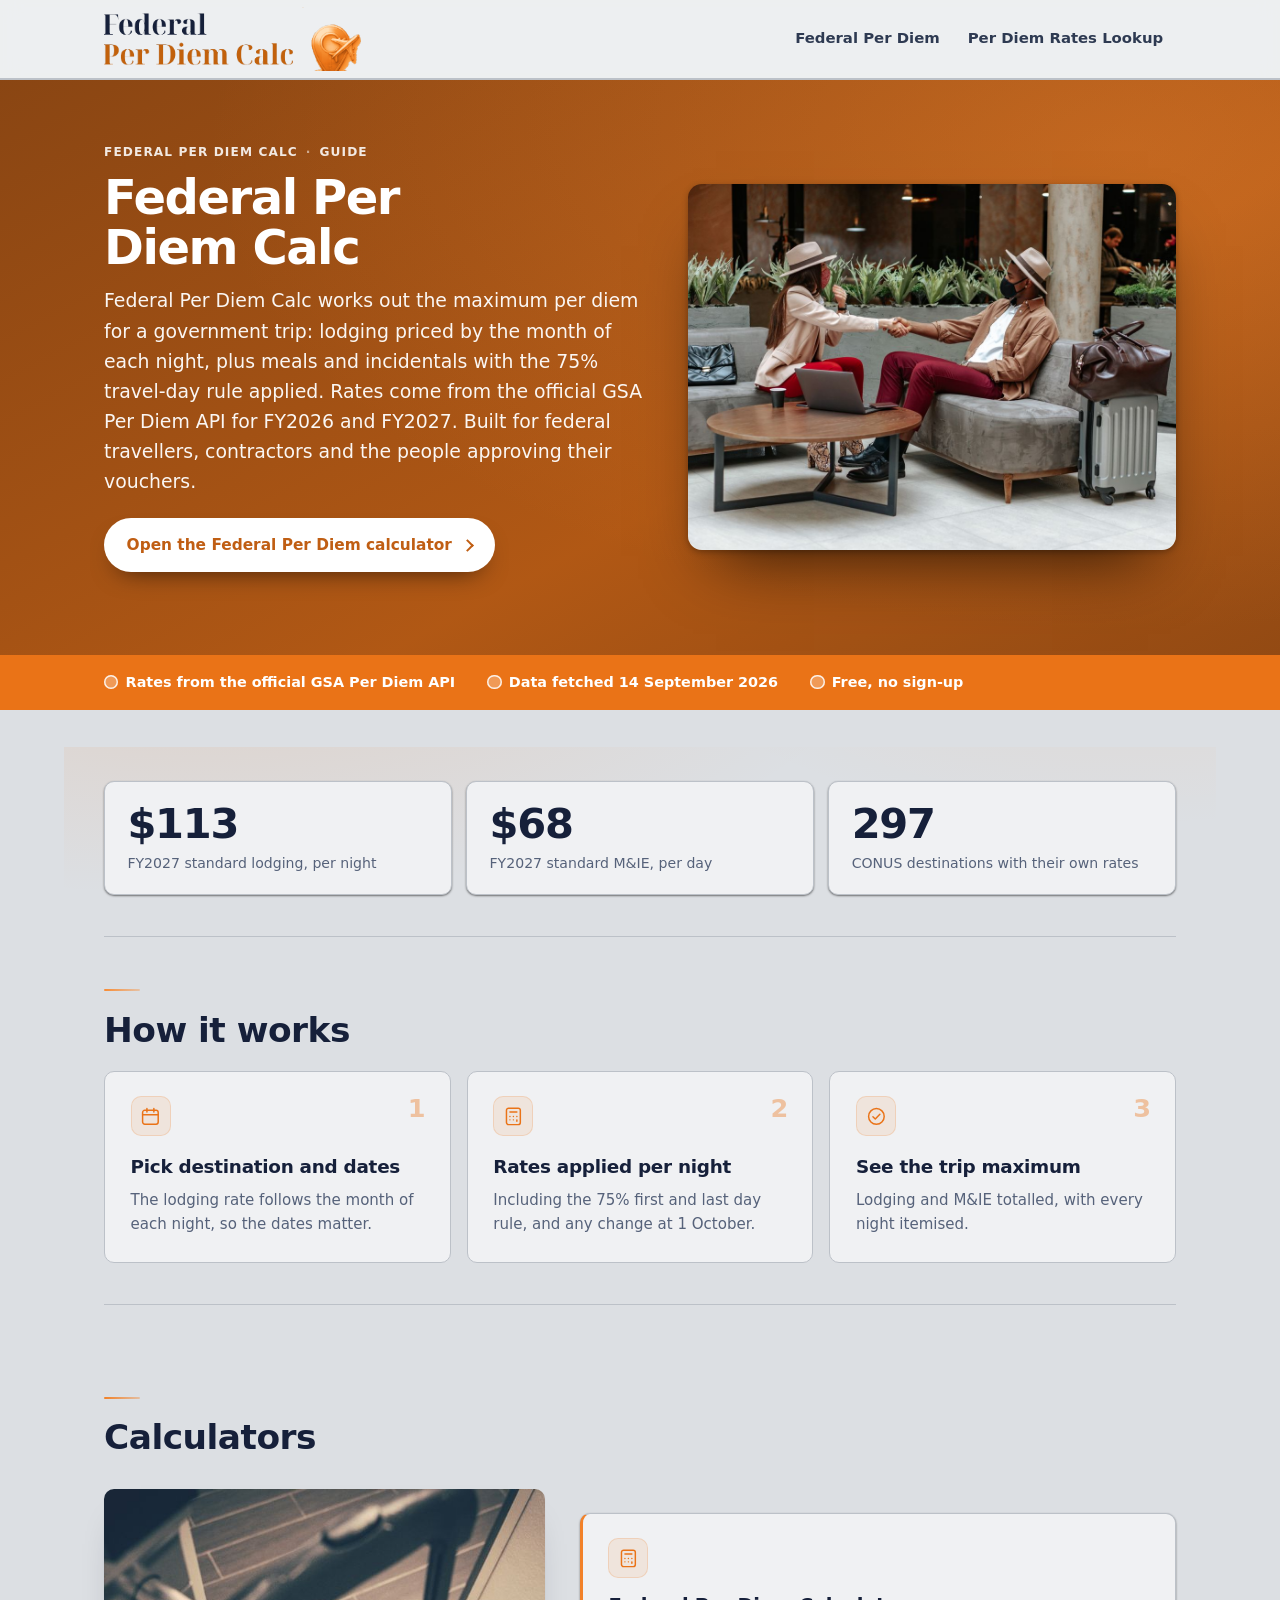
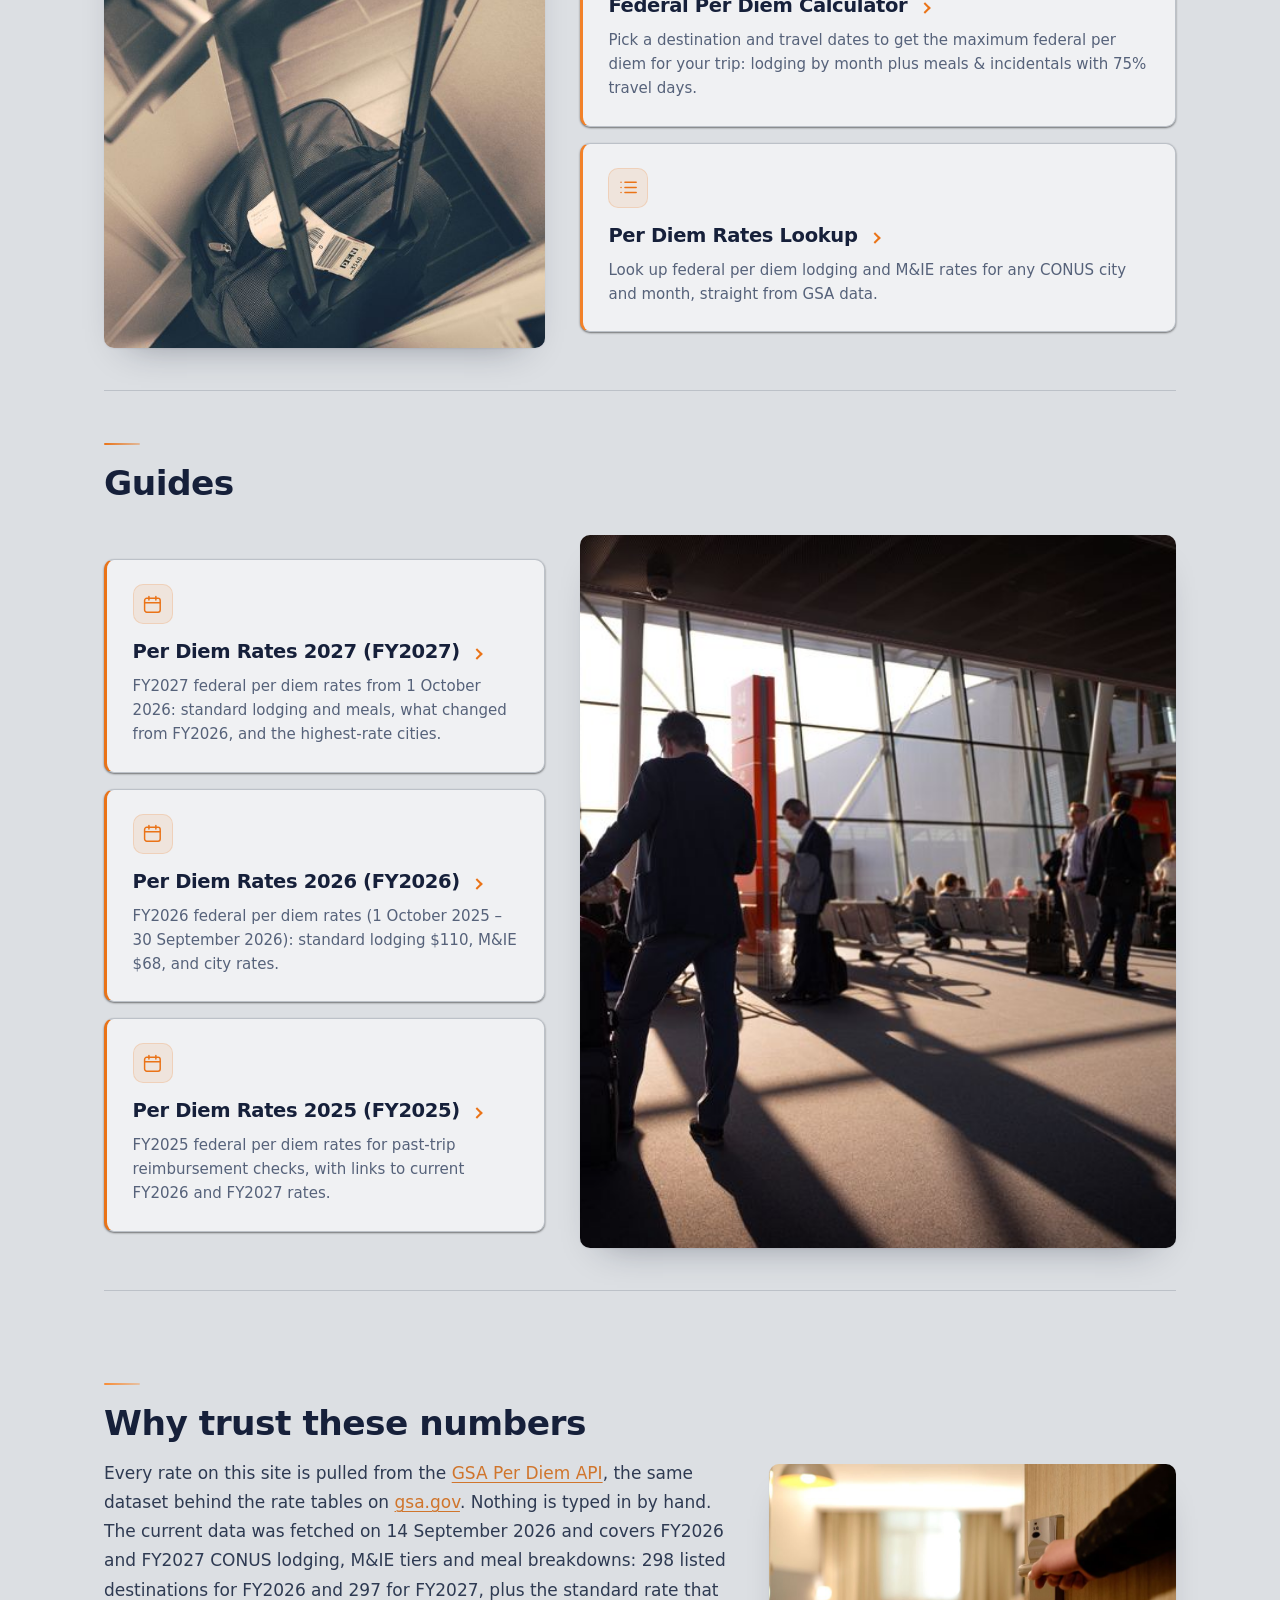
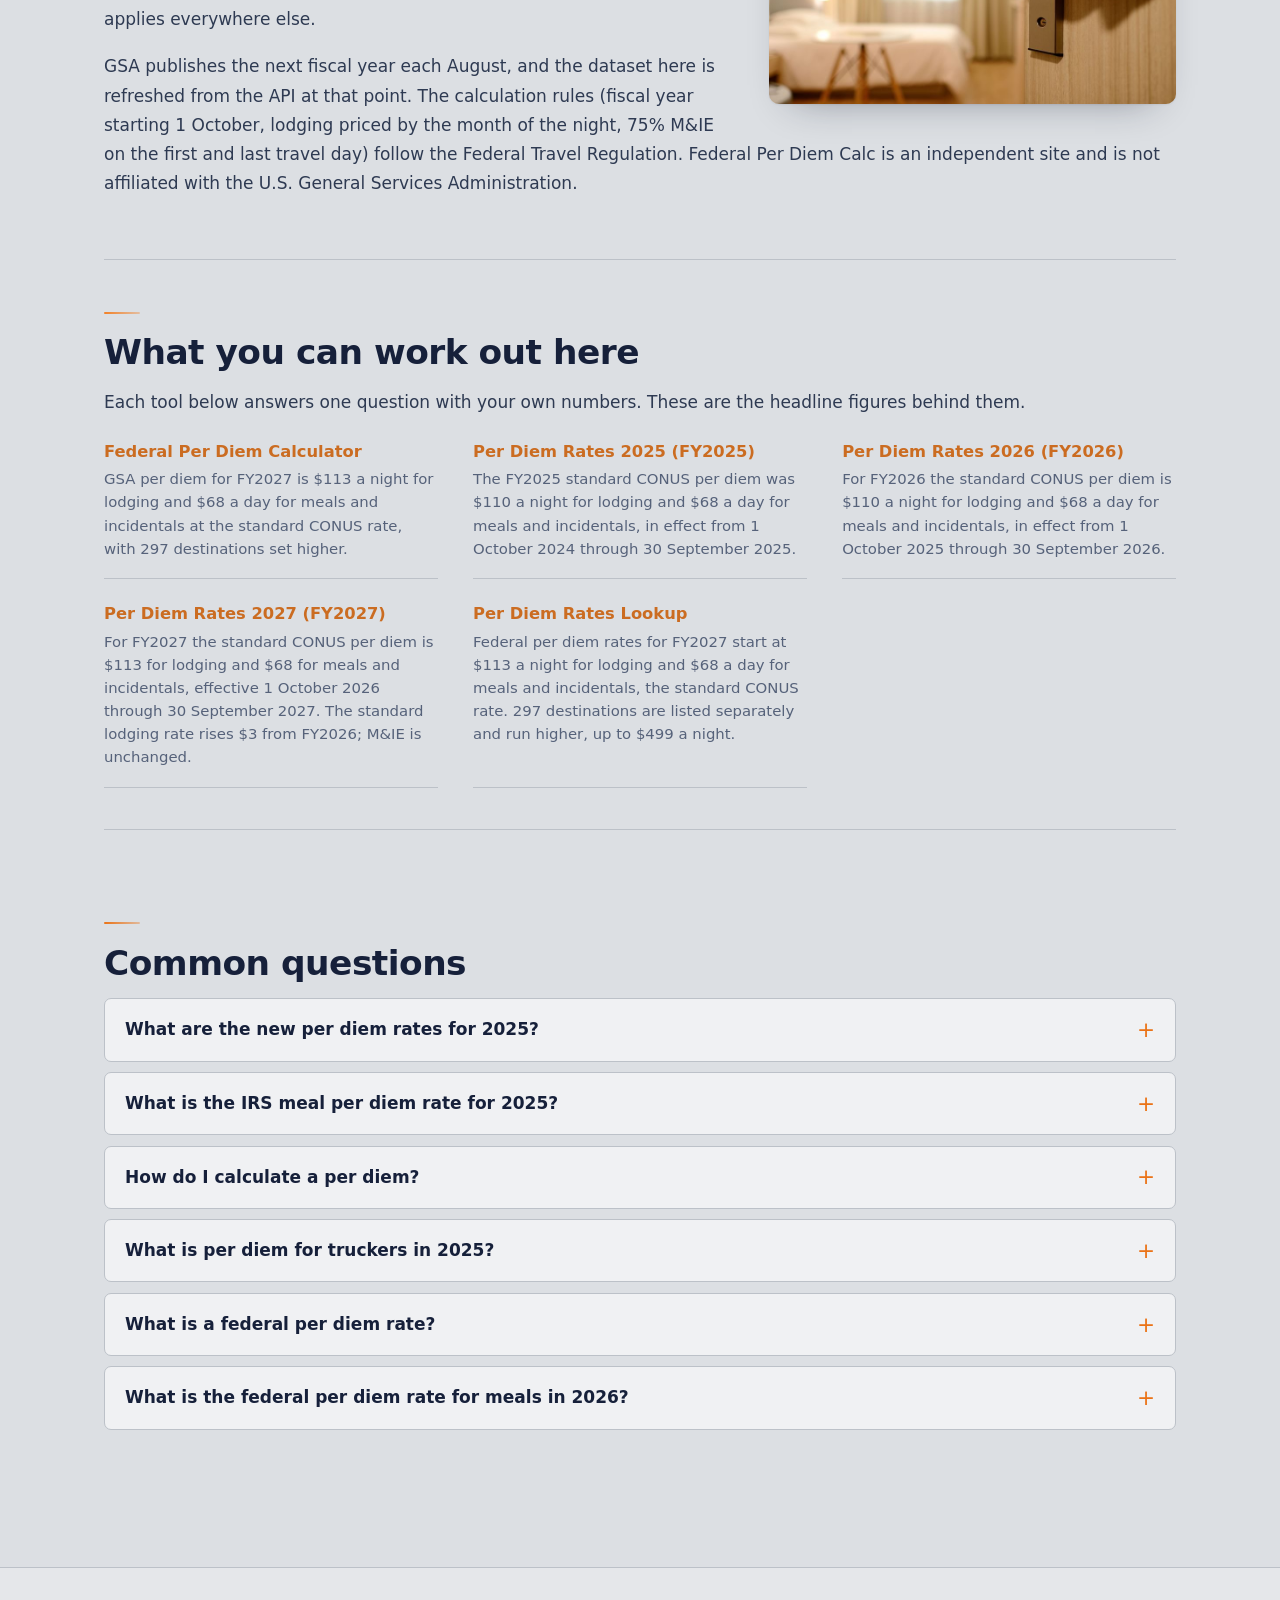
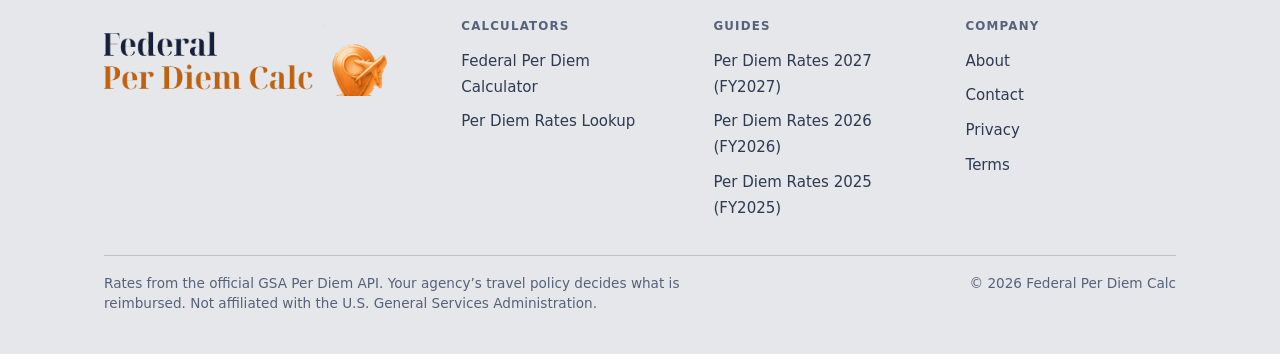
<file: index.html>
<!doctype html>
<html lang="en-US" class="layout-dashboard">
<head>
<meta charset="utf-8">
<meta name="viewport" content="width=device-width, initial-scale=1">
<title>Federal Per Diem Calc: Trip per diem calculator and rate loo</title>
<meta name="description" content="Trip per diem calculator and rate lookup from official GSA data, FY2026 and FY2027.">
<link rel="canonical" href="https://federalperdiemcalc.com/">
<meta property="og:title" content="Federal Per Diem Calc: Trip per diem calculator and rate loo">
<meta property="og:description" content="Trip per diem calculator and rate lookup from official GSA data, FY2026 and FY2027.">
<meta property="og:url" content="https://federalperdiemcalc.com/">
<meta property="og:type" content="website">
<link rel="stylesheet" href="/assets/site.css">
<link rel="stylesheet" href="/assets/layouts.css">
<style>:root{--brand:#ea7317;--accent:#fb923c;--bg:#dcdfe3;--surface:#f0f1f3;--soft:#e5e7ea;--sunken:#cfd3d8;--ink:#16203a;--ink-2:#2e3a52;--muted:#56627a;--line:#bcc1c8;--line-strong:#9ea5ae;--brand-ink:color-mix(in srgb,var(--brand) 82%,#000 18%);--brand-soft:color-mix(in srgb,var(--brand) 9%,var(--bg));--brand-line:color-mix(in srgb,var(--brand) 28%,var(--line));--warn:#8a4b00;--warn-bg:color-mix(in srgb,#f59e0b 16%,var(--surface));--ok:#0f7b46}:root[data-theme="light"]{--brand:#ea7317;--accent:#fb923c;--bg:#dcdfe3;--surface:#f0f1f3;--soft:#e5e7ea;--sunken:#cfd3d8;--ink:#16203a;--ink-2:#2e3a52;--muted:#56627a;--line:#bcc1c8;--line-strong:#9ea5ae;--brand-ink:color-mix(in srgb,var(--brand) 82%,#000 18%);--brand-soft:color-mix(in srgb,var(--brand) 9%,var(--bg));--brand-line:color-mix(in srgb,var(--brand) 28%,var(--line));--warn:#8a4b00;--warn-bg:color-mix(in srgb,#f59e0b 16%,var(--surface));--ok:#0f7b46}:root[data-theme="dark"]{--brand:#ea7317;--accent:#fb923c;--bg:#dcdfe3;--surface:#f0f1f3;--soft:#e5e7ea;--sunken:#cfd3d8;--ink:#16203a;--ink-2:#2e3a52;--muted:#56627a;--line:#bcc1c8;--line-strong:#9ea5ae;--brand-ink:color-mix(in srgb,var(--brand) 82%,#000 18%);--brand-soft:color-mix(in srgb,var(--brand) 9%,var(--bg));--brand-line:color-mix(in srgb,var(--brand) 28%,var(--line));--warn:#8a4b00;--warn-bg:color-mix(in srgb,#f59e0b 16%,var(--surface));--ok:#0f7b46}</style>
<script type="application/ld+json">{"@context":"https://schema.org","@type":"WebSite","name":"Federal Per Diem Calc","url":"https://federalperdiemcalc.com/"}</script>
<script type="application/ld+json">{"@context":"https://schema.org","@type":"Organization","name":"Federal Per Diem Calc","url":"https://federalperdiemcalc.com/"}</script>
<script>(function(){try{var t=localStorage.getItem("theme");if(t==="dark"||t==="light")document.documentElement.dataset.theme=t}catch(e){}})()</script>
<link rel="icon" href="/assets/brand/favicon.svg" type="image/svg+xml">
<link rel="icon" href="/assets/brand/icon-32.png" sizes="32x32" type="image/png">
<link rel="apple-touch-icon" href="/assets/brand/icon-180.png">
<link rel="manifest" href="/assets/brand/site.webmanifest">
<meta name="theme-color" content="#ea7317">
<meta property="og:image" content="https://federalperdiemcalc.com/assets/brand/og.png">
<meta property="og:image:width" content="1200">
<meta property="og:image:height" content="630">
<meta name="twitter:card" content="summary_large_image">
<meta name="twitter:image" content="https://federalperdiemcalc.com/assets/brand/og.png">
</head>
<body><a class="skip-link" href="#main">Skip to content</a>
<header class="site"><div class="wrap"><a class="logo" href="/" aria-label="Federal Per Diem Calc home"><span class="logo-mark"><img class="lk" src="/assets/brand/lockup.svg" alt="" width="704" height="175" loading="eager" decoding="async"></span></a><input class="nav-toggle" type="checkbox" id="nav-toggle" aria-label="Open menu"><label class="burger" for="nav-toggle" aria-hidden="true"><span></span></label><nav class="site" aria-label="Primary"><a href="/per-diem-calculator/">Federal Per Diem</a><a href="/per-diem-rates/">Per Diem Rates Lookup</a></nav></div></header>
<main id="main" data-blocks="trust,stats,steps">
<section class="hero-band"><div class="hero">
<div>
<p class="eyebrow">Federal Per Diem Calc <span aria-hidden="true">&middot;</span> Guide</p>
<h1>Federal Per Diem Calc</h1>
<p class="answer">Federal Per Diem Calc works out the maximum per diem for a government trip: lodging priced by the month of each night, plus meals and incidentals with the 75% travel-day rule applied. Rates come from the official GSA Per Diem API for FY2026 and FY2027. Built for federal travellers, contractors and the people approving their vouchers.</p>
<div class="hero-cta"><a class="btn-hero" href="/per-diem-calculator/">Open the Federal Per Diem calculator</a></div>
</div>
<figure class="hero-art hero-photo"><img src="/assets/img/hero.jpg" alt="A woman walking with a suitcase on wheels" width="1200" height="800" loading="eager" decoding="async" fetchpriority="high"></figure>
</div></section>
<section class="trust-band"><div class="wrap"><ul class="trustbar"><li>Rates from the official GSA Per Diem API</li><li>Data fetched 14 September 2026</li><li>Free, no sign-up</li></ul></div></section>
<div class="wrap">






<section class="sec" aria-label="Key figures">
  <div class="stats"><div class="stat"><span class="stat__v">$113</span><span class="stat__l">FY2027 standard lodging, per night</span></div><div class="stat"><span class="stat__v">$68</span><span class="stat__l">FY2027 standard M&amp;IE, per day</span></div><div class="stat"><span class="stat__v">297</span><span class="stat__l">CONUS destinations with their own rates</span></div></div>
</section>
<section class="sec">
<h2>How it works</h2>
<ol class="steps"><li class="step"><span class="step__n">1</span><span class="card-icon"><svg aria-hidden="true" focusable="false" viewBox="0 0 24 24" fill="none" stroke="currentColor" stroke-width="1.7" stroke-linecap="round" stroke-linejoin="round"><rect x="3" y="5" width="18" height="16" rx="2.5"/><path d="M3 10h18M8 3v4M16 3v4"/></svg></span>
     <strong>Pick destination and dates</strong><span>The lodging rate follows the month of each night, so the dates matter.</span></li><li class="step"><span class="step__n">2</span><span class="card-icon"><svg aria-hidden="true" focusable="false" viewBox="0 0 24 24" fill="none" stroke="currentColor" stroke-width="1.7" stroke-linecap="round" stroke-linejoin="round"><rect x="4" y="2.5" width="16" height="19" rx="2.5"/><path d="M8 7h8M8 12h.01M12 12h.01M16 12h.01M8 16h.01M12 16h.01M16 16v1.5"/></svg></span>
     <strong>Rates applied per night</strong><span>Including the 75% first and last day rule, and any change at 1 October.</span></li><li class="step"><span class="step__n">3</span><span class="card-icon"><svg aria-hidden="true" focusable="false" viewBox="0 0 24 24" fill="none" stroke="currentColor" stroke-width="1.7" stroke-linecap="round" stroke-linejoin="round"><circle cx="12" cy="12" r="9"/><path d="M8 12.3l2.7 2.7L16 9.5"/></svg></span>
     <strong>See the trip maximum</strong><span>Lodging and M&amp;IE totalled, with every night itemised.</span></li></ol>
</section>
<section class="sec">
<h2>Calculators</h2><figure class="sec-photo"><img src="/assets/img/feature-1.jpg" alt="Vacant white bed near the window" width="900" height="600" loading="lazy" decoding="async"></figure>
<ul>
<li><div class="card-icon"><svg aria-hidden="true" focusable="false" viewBox="0 0 24 24" fill="none" stroke="currentColor" stroke-width="1.7" stroke-linecap="round" stroke-linejoin="round"><rect x="4" y="2.5" width="16" height="19" rx="2.5"/><path d="M8 7h8M8 12h.01M12 12h.01M16 12h.01M8 16h.01M12 16h.01M16 16v1.5"/></svg></div><a href="/per-diem-calculator/"><strong>Federal Per Diem Calculator</strong></a><br>Pick a destination and travel dates to get the maximum federal per diem for your trip: lodging by month plus meals &amp; incidentals with 75% travel days.</li>
<li><div class="card-icon"><svg aria-hidden="true" focusable="false" viewBox="0 0 24 24" fill="none" stroke="currentColor" stroke-width="1.7" stroke-linecap="round" stroke-linejoin="round"><path d="M8 6h13M8 12h13M8 18h13M3.5 6h.01M3.5 12h.01M3.5 18h.01"/></svg></div><a href="/per-diem-rates/"><strong>Per Diem Rates Lookup</strong></a><br>Look up federal per diem lodging and M&amp;IE rates for any CONUS city and month, straight from GSA data.</li>
</ul>
</section>
<section class="sec">
<h2>Guides</h2><figure class="sec-photo"><img src="/assets/img/feature-2.jpg" alt="Airplane parked near passenger pathway" width="900" height="600" loading="lazy" decoding="async"></figure>
<ul>
<li><div class="card-icon"><svg aria-hidden="true" focusable="false" viewBox="0 0 24 24" fill="none" stroke="currentColor" stroke-width="1.7" stroke-linecap="round" stroke-linejoin="round"><rect x="3" y="5" width="18" height="16" rx="2.5"/><path d="M3 10h18M8 3v4M16 3v4"/></svg></div><a href="/per-diem-rates-2027/"><strong>Per Diem Rates 2027 (FY2027)</strong></a><br>FY2027 federal per diem rates from 1 October 2026: standard lodging and meals, what changed from FY2026, and the highest-rate cities.</li>
<li><div class="card-icon"><svg aria-hidden="true" focusable="false" viewBox="0 0 24 24" fill="none" stroke="currentColor" stroke-width="1.7" stroke-linecap="round" stroke-linejoin="round"><rect x="3" y="5" width="18" height="16" rx="2.5"/><path d="M3 10h18M8 3v4M16 3v4"/></svg></div><a href="/per-diem-rates-2026/"><strong>Per Diem Rates 2026 (FY2026)</strong></a><br>FY2026 federal per diem rates (1 October 2025 – 30 September 2026): standard lodging $110, M&amp;IE $68, and city rates.</li>
<li><div class="card-icon"><svg aria-hidden="true" focusable="false" viewBox="0 0 24 24" fill="none" stroke="currentColor" stroke-width="1.7" stroke-linecap="round" stroke-linejoin="round"><rect x="3" y="5" width="18" height="16" rx="2.5"/><path d="M3 10h18M8 3v4M16 3v4"/></svg></div><a href="/per-diem-rates-2025/"><strong>Per Diem Rates 2025 (FY2025)</strong></a><br>FY2025 federal per diem rates for past-trip reimbursement checks, with links to current FY2026 and FY2027 rates.</li>
</ul>
</section>
<section class="sec is-wide">
<h2>Why trust these numbers</h2>
<figure class="sec-photo"><img src="/assets/img/s-.-3.jpg" alt="Man filming creative content with smartphone on gimbal indoors." width="929" height="650" loading="lazy" decoding="async"></figure>
<p>Every rate on this site is pulled from the <a href="https://open.gsa.gov/api/perdiem/" rel="nofollow noopener">GSA Per Diem API</a>, the same dataset behind the rate tables on <a href="https://www.gsa.gov/travel/plan-a-trip/per-diem-rates" rel="nofollow noopener">gsa.gov</a>. Nothing is typed in by hand. The current data was fetched on 14 September 2026 and covers FY2026 and FY2027 CONUS lodging, M&amp;IE tiers and meal breakdowns: 298 listed destinations for FY2026 and 297 for FY2027, plus the standard rate that applies everywhere else.</p>
<p>GSA publishes the next fiscal year each August, and the dataset here is refreshed from the API at that point. The calculation rules (fiscal year starting 1 October, lodging priced by the month of the night, 75% M&amp;IE on the first and last travel day) follow the Federal Travel Regulation. Federal Per Diem Calc is an independent site and is not affiliated with the U.S. General Services Administration.</p>
</section>

<!-- HOME-EXPAND-V1 -->
<section class="sec">
<h2>What you can work out here</h2>
<p>Each tool below answers one question with your own numbers. These are the headline figures behind them.</p>
<dl class="answers"><div class="a-item"><dt><a href="/per-diem-calculator/">Federal Per Diem Calculator</a></dt><dd>GSA per diem for FY2027 is $113 a night for lodging and $68 a day for meals and incidentals at the standard CONUS rate, with 297 destinations set higher.</dd></div><div class="a-item"><dt><a href="/per-diem-rates-2025/">Per Diem Rates 2025 (FY2025)</a></dt><dd>The FY2025 standard CONUS per diem was $110 a night for lodging and $68 a day for meals and incidentals, in effect from 1 October 2024 through 30 September 2025.</dd></div><div class="a-item"><dt><a href="/per-diem-rates-2026/">Per Diem Rates 2026 (FY2026)</a></dt><dd>For FY2026 the standard CONUS per diem is $110 a night for lodging and $68 a day for meals and incidentals, in effect from 1 October 2025 through 30 September 2026.</dd></div><div class="a-item"><dt><a href="/per-diem-rates-2027/">Per Diem Rates 2027 (FY2027)</a></dt><dd>For FY2027 the standard CONUS per diem is $113 for lodging and $68 for meals and incidentals, effective 1 October 2026 through 30 September 2027. The standard lodging rate rises $3 from FY2026; M&amp;IE is unchanged.</dd></div><div class="a-item"><dt><a href="/per-diem-rates/">Per Diem Rates Lookup</a></dt><dd>Federal per diem rates for FY2027 start at $113 a night for lodging and $68 a day for meals and incidentals, the standard CONUS rate. 297 destinations are listed separately and run higher, up to $499 a night.</dd></div></dl>
</section>
<section class="sec">
<h2>Common questions</h2>
<div class="faq">
<details><summary>What are the new per diem rates for 2025?</summary><p>FY2025 set the standard CONUS rate at $110 a night for lodging and $68 a day for meals and incidentals, effective 1 October 2024. The M&amp;IE tiers ran $68, $74, $80, $86 and $92. <a href="/per-diem-rates-2025/">More in Per Diem Rates 2025 (FY2025)</a>.</p></details>
<details><summary>What is the IRS meal per diem rate for 2025?</summary><p>$68 a day at the standard CONUS rate for FY2025, with higher-cost destinations at $74 through $92. <a href="/per-diem-rates-2025/">More in Per Diem Rates 2025 (FY2025)</a>.</p></details>
<details><summary>How do I calculate a per diem?</summary><p>Price each night’s lodging at the destination maximum for that calendar month, then add M&amp;IE for each day: the full amount on full days, 75% on the departure and return days. <a href="/per-diem-rates-2025/">More in Per Diem Rates 2025 (FY2025)</a>.</p></details>
<details><summary>What is per diem for truckers in 2025?</summary><p>Long-haul drivers are covered by the IRS special transportation industry per diem, which is a separate meal allowance from the GSA CONUS rates shown here and applies to workers subject to Department of Transportation hours-of-service rules. <a href="/per-diem-rates-2025/">More in Per Diem Rates 2025 (FY2025)</a>.</p></details>
<details><summary>What is a federal per diem rate?</summary><p>It is the maximum daily travel reimbursement GSA publishes for each CONUS location, made up of a nightly lodging ceiling and a daily meals and incidentals allowance. <a href="/per-diem-rates-2025/">More in Per Diem Rates 2025 (FY2025)</a>.</p></details>
<details><summary>What is the federal per diem rate for meals in 2026?</summary><p>$68 a day at the standard CONUS rate for FY2026, which runs 1 October 2025 to 30 September 2026. Higher-cost destinations fall into the $74, $80, $86 or $92 tiers. <a href="/per-diem-rates-2025/">More in Per Diem Rates 2025 (FY2025)</a>.</p></details>
</div>
</section>
</div></main>
<footer class="site"><div class="wrap">
<div class="f-brand"><a class="footer-brand" href="/" aria-label="Federal Per Diem Calc home"><span class="logo-mark"><img class="lk" src="/assets/brand/lockup.svg" alt="" width="704" height="175" loading="lazy" decoding="async"></span></a></div>
<nav class="f-col" aria-label="Calculators"><h3>Calculators</h3><ul><li><a href="/per-diem-calculator/">Federal Per Diem Calculator</a></li><li><a href="/per-diem-rates/">Per Diem Rates Lookup</a></li></ul></nav>
<nav class="f-col" aria-label="Guides"><h3>Guides</h3><ul><li><a href="/per-diem-rates-2027/">Per Diem Rates 2027 (FY2027)</a></li><li><a href="/per-diem-rates-2026/">Per Diem Rates 2026 (FY2026)</a></li><li><a href="/per-diem-rates-2025/">Per Diem Rates 2025 (FY2025)</a></li></ul></nav>
<nav class="f-col" aria-label="Company"><h3>Company</h3><ul><li><a href="/about/">About</a></li><li><a href="/contact/">Contact</a></li><li><a href="/privacy/">Privacy</a></li><li><a href="/terms/">Terms</a></li></ul></nav>
<div class="f-legal"><p>Rates from the official GSA Per Diem API. Your agency’s travel policy decides what is reimbursed. Not affiliated with the U.S. General Services Administration.</p><p>© <span id="y"></span> Federal Per Diem Calc</p></div>
</div></footer>
<script>document.getElementById('y').textContent=new Date().getFullYear()</script>

</body>
</html>
</file>
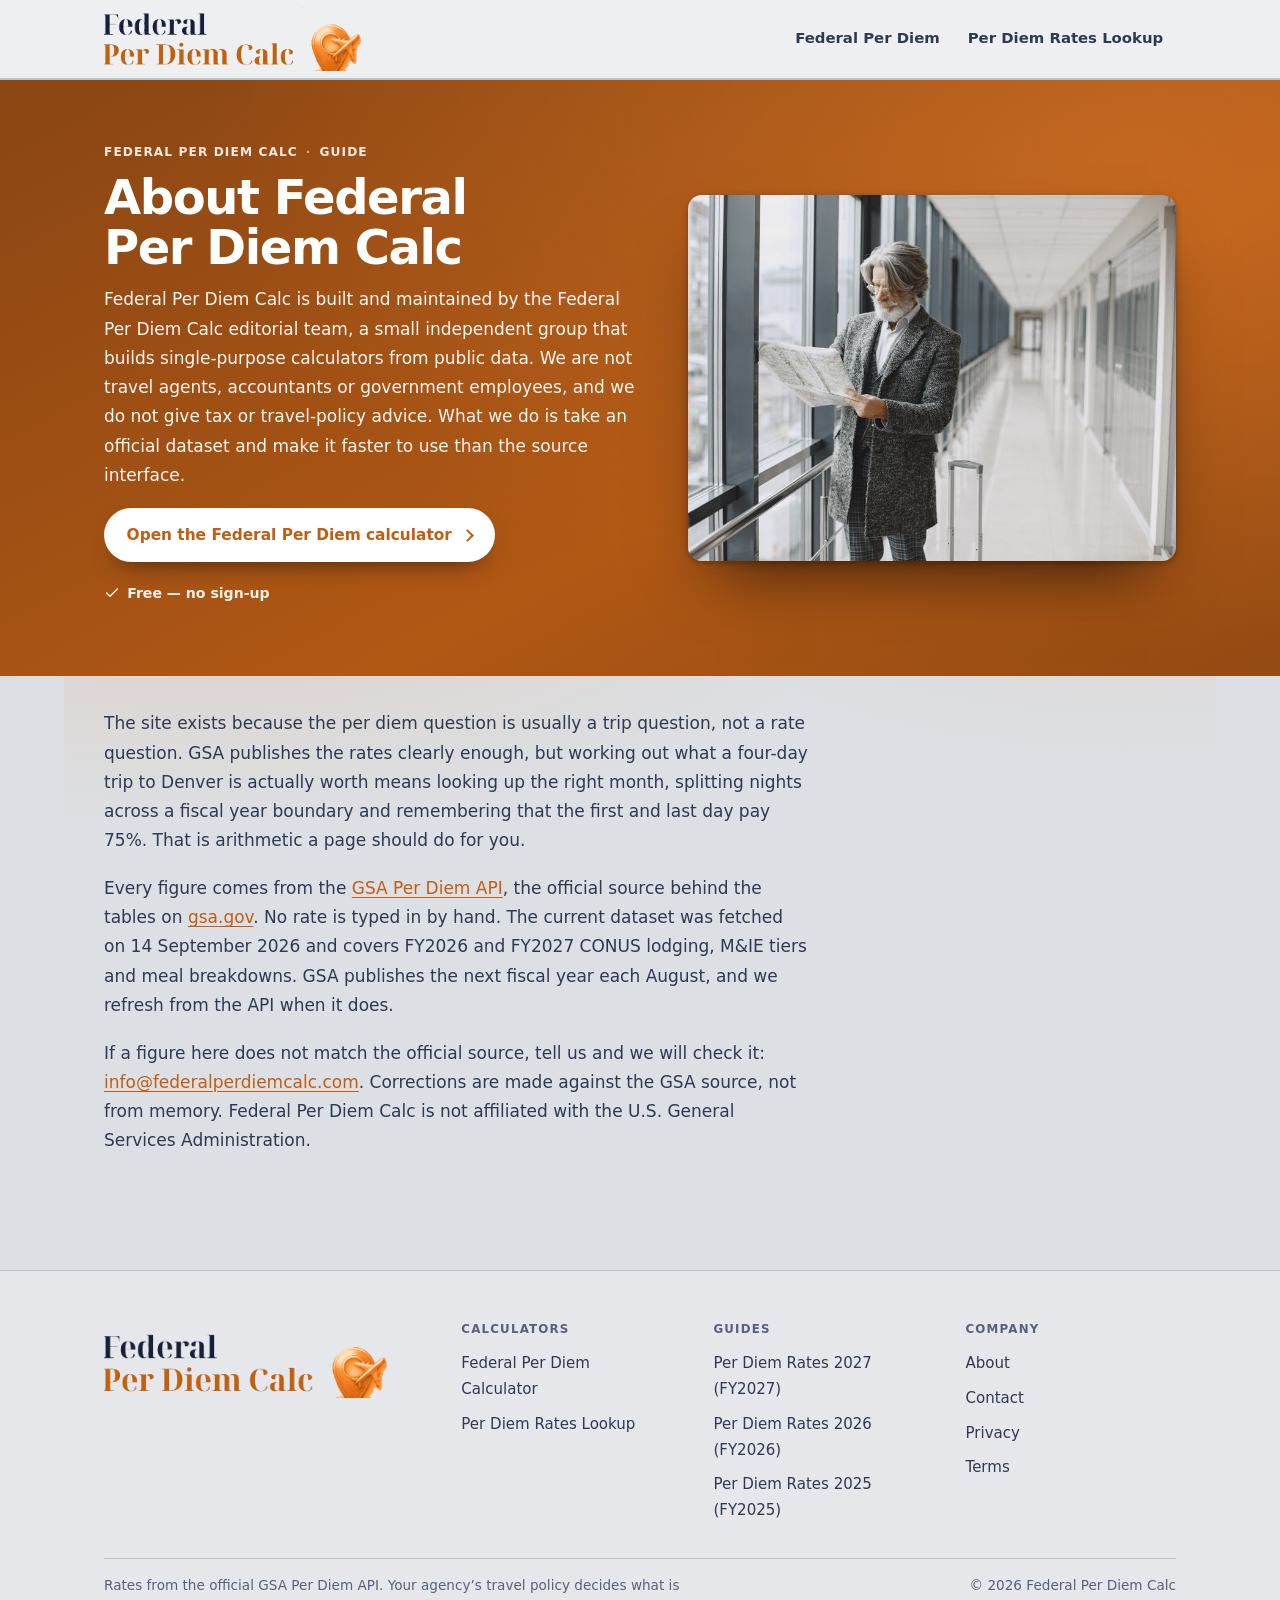
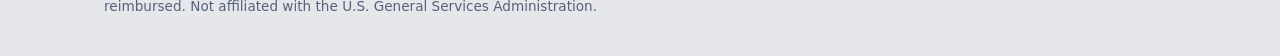
<file: about/index.html>
<!doctype html>
<html lang="en-US" class="layout-dashboard">
<head>
<meta charset="utf-8">
<meta name="viewport" content="width=device-width, initial-scale=1">
<title>About Federal Per Diem Calc</title>
<meta name="description" content="Who runs Federal Per Diem Calc, where our figures come from and how we keep them current.">
<link rel="canonical" href="https://federalperdiemcalc.com/about/">
<meta property="og:title" content="About Federal Per Diem Calc">
<meta property="og:description" content="Who runs Federal Per Diem Calc, where our figures come from and how we keep them current.">
<meta property="og:url" content="https://federalperdiemcalc.com/about/">
<meta property="og:type" content="website">
<link rel="stylesheet" href="/assets/site.css">
<link rel="stylesheet" href="/assets/layouts.css">
<style>:root{--brand:#ea7317;--accent:#fb923c;--bg:#dcdfe3;--surface:#f0f1f3;--soft:#e5e7ea;--sunken:#cfd3d8;--ink:#16203a;--ink-2:#2e3a52;--muted:#56627a;--line:#bcc1c8;--line-strong:#9ea5ae;--brand-ink:color-mix(in srgb,var(--brand) 82%,#000 18%);--brand-soft:color-mix(in srgb,var(--brand) 9%,var(--bg));--brand-line:color-mix(in srgb,var(--brand) 28%,var(--line));--warn:#8a4b00;--warn-bg:color-mix(in srgb,#f59e0b 16%,var(--surface));--ok:#0f7b46}:root[data-theme="light"]{--brand:#ea7317;--accent:#fb923c;--bg:#dcdfe3;--surface:#f0f1f3;--soft:#e5e7ea;--sunken:#cfd3d8;--ink:#16203a;--ink-2:#2e3a52;--muted:#56627a;--line:#bcc1c8;--line-strong:#9ea5ae;--brand-ink:color-mix(in srgb,var(--brand) 82%,#000 18%);--brand-soft:color-mix(in srgb,var(--brand) 9%,var(--bg));--brand-line:color-mix(in srgb,var(--brand) 28%,var(--line));--warn:#8a4b00;--warn-bg:color-mix(in srgb,#f59e0b 16%,var(--surface));--ok:#0f7b46}:root[data-theme="dark"]{--brand:#ea7317;--accent:#fb923c;--bg:#dcdfe3;--surface:#f0f1f3;--soft:#e5e7ea;--sunken:#cfd3d8;--ink:#16203a;--ink-2:#2e3a52;--muted:#56627a;--line:#bcc1c8;--line-strong:#9ea5ae;--brand-ink:color-mix(in srgb,var(--brand) 82%,#000 18%);--brand-soft:color-mix(in srgb,var(--brand) 9%,var(--bg));--brand-line:color-mix(in srgb,var(--brand) 28%,var(--line));--warn:#8a4b00;--warn-bg:color-mix(in srgb,#f59e0b 16%,var(--surface));--ok:#0f7b46}</style>

<script>(function(){try{var t=localStorage.getItem("theme");if(t==="dark"||t==="light")document.documentElement.dataset.theme=t}catch(e){}})()</script>
<link rel="icon" href="/assets/brand/favicon.svg" type="image/svg+xml">
<link rel="icon" href="/assets/brand/icon-32.png" sizes="32x32" type="image/png">
<link rel="apple-touch-icon" href="/assets/brand/icon-180.png">
<link rel="manifest" href="/assets/brand/site.webmanifest">
<meta name="theme-color" content="#ea7317">
<meta property="og:image" content="https://federalperdiemcalc.com/assets/brand/og.png">
<meta property="og:image:width" content="1200">
<meta property="og:image:height" content="630">
<meta name="twitter:card" content="summary_large_image">
<meta name="twitter:image" content="https://federalperdiemcalc.com/assets/brand/og.png">
</head>
<body><a class="skip-link" href="#main">Skip to content</a>
<header class="site"><div class="wrap"><a class="logo" href="/" aria-label="Federal Per Diem Calc home"><span class="logo-mark"><img class="lk" src="/assets/brand/lockup.svg" alt="" width="704" height="175" loading="eager" decoding="async"></span></a><input class="nav-toggle" type="checkbox" id="nav-toggle" aria-label="Open menu"><label class="burger" for="nav-toggle" aria-hidden="true"><span></span></label><nav class="site" aria-label="Primary"><a href="/per-diem-calculator/">Federal Per Diem</a><a href="/per-diem-rates/">Per Diem Rates Lookup</a></nav></div></header>
<main id="main">
<section class="hero-band"><div class="hero">
<div>
<p class="eyebrow">Federal Per Diem Calc <span aria-hidden="true">&middot;</span> Guide</p>
<h1>About Federal Per Diem Calc</h1>
<p>Federal Per Diem Calc is built and maintained by the Federal Per Diem Calc editorial team, a small independent group that builds single-purpose calculators from public data. We are not travel agents, accountants or government employees, and we do not give tax or travel-policy advice. What we do is take an official dataset and make it faster to use than the source interface.</p>
<div class="hero-cta"><a class="btn-hero" href="/per-diem-calculator/">Open the Federal Per Diem calculator</a></div><ul class="hero-chips"><li><svg viewBox="0 0 24 24" fill="none" stroke="currentColor" stroke-width="2.2" stroke-linecap="round" stroke-linejoin="round" aria-hidden="true"><path d="M4 12l5 5L20 6"/></svg>Free &mdash; no sign-up</li></ul>
</div>
<figure class="hero-art hero-photo"><img src="/assets/img/p-about.jpg" alt="Man sitting on gang chair with feet on luggage looking at airplane" width="900" height="600" loading="eager" decoding="async" fetchpriority="high"></figure>
</div></section>
<div class="wrap">


<p>The site exists because the per diem question is usually a trip question, not a rate question. GSA publishes the rates clearly enough, but working out what a four-day trip to Denver is actually worth means looking up the right month, splitting nights across a fiscal year boundary and remembering that the first and last day pay 75%. That is arithmetic a page should do for you.</p>
<p>Every figure comes from the <a href="https://open.gsa.gov/api/perdiem/" rel="nofollow noopener">GSA Per Diem API</a>, the official source behind the tables on <a href="https://www.gsa.gov/travel/plan-a-trip/per-diem-rates" rel="nofollow noopener">gsa.gov</a>. No rate is typed in by hand. The current dataset was fetched on 14 September 2026 and covers FY2026 and FY2027 CONUS lodging, M&amp;IE tiers and meal breakdowns. GSA publishes the next fiscal year each August, and we refresh from the API when it does.</p>
<p>If a figure here does not match the official source, tell us and we will check it: <a href="mailto:info@federalperdiemcalc.com">info@federalperdiemcalc.com</a>. Corrections are made against the GSA source, not from memory. Federal Per Diem Calc is not affiliated with the U.S. General Services Administration.</p>
</div></main>
<footer class="site"><div class="wrap">
<div class="f-brand"><a class="footer-brand" href="/" aria-label="Federal Per Diem Calc home"><span class="logo-mark"><img class="lk" src="/assets/brand/lockup.svg" alt="" width="704" height="175" loading="lazy" decoding="async"></span></a></div>
<nav class="f-col" aria-label="Calculators"><h3>Calculators</h3><ul><li><a href="/per-diem-calculator/">Federal Per Diem Calculator</a></li><li><a href="/per-diem-rates/">Per Diem Rates Lookup</a></li></ul></nav>
<nav class="f-col" aria-label="Guides"><h3>Guides</h3><ul><li><a href="/per-diem-rates-2027/">Per Diem Rates 2027 (FY2027)</a></li><li><a href="/per-diem-rates-2026/">Per Diem Rates 2026 (FY2026)</a></li><li><a href="/per-diem-rates-2025/">Per Diem Rates 2025 (FY2025)</a></li></ul></nav>
<nav class="f-col" aria-label="Company"><h3>Company</h3><ul><li><a href="/about/">About</a></li><li><a href="/contact/">Contact</a></li><li><a href="/privacy/">Privacy</a></li><li><a href="/terms/">Terms</a></li></ul></nav>
<div class="f-legal"><p>Rates from the official GSA Per Diem API. Your agency’s travel policy decides what is reimbursed. Not affiliated with the U.S. General Services Administration.</p><p>© <span id="y"></span> Federal Per Diem Calc</p></div>
</div></footer>
<script>document.getElementById('y').textContent=new Date().getFullYear()</script>

</body>
</html>
</file>
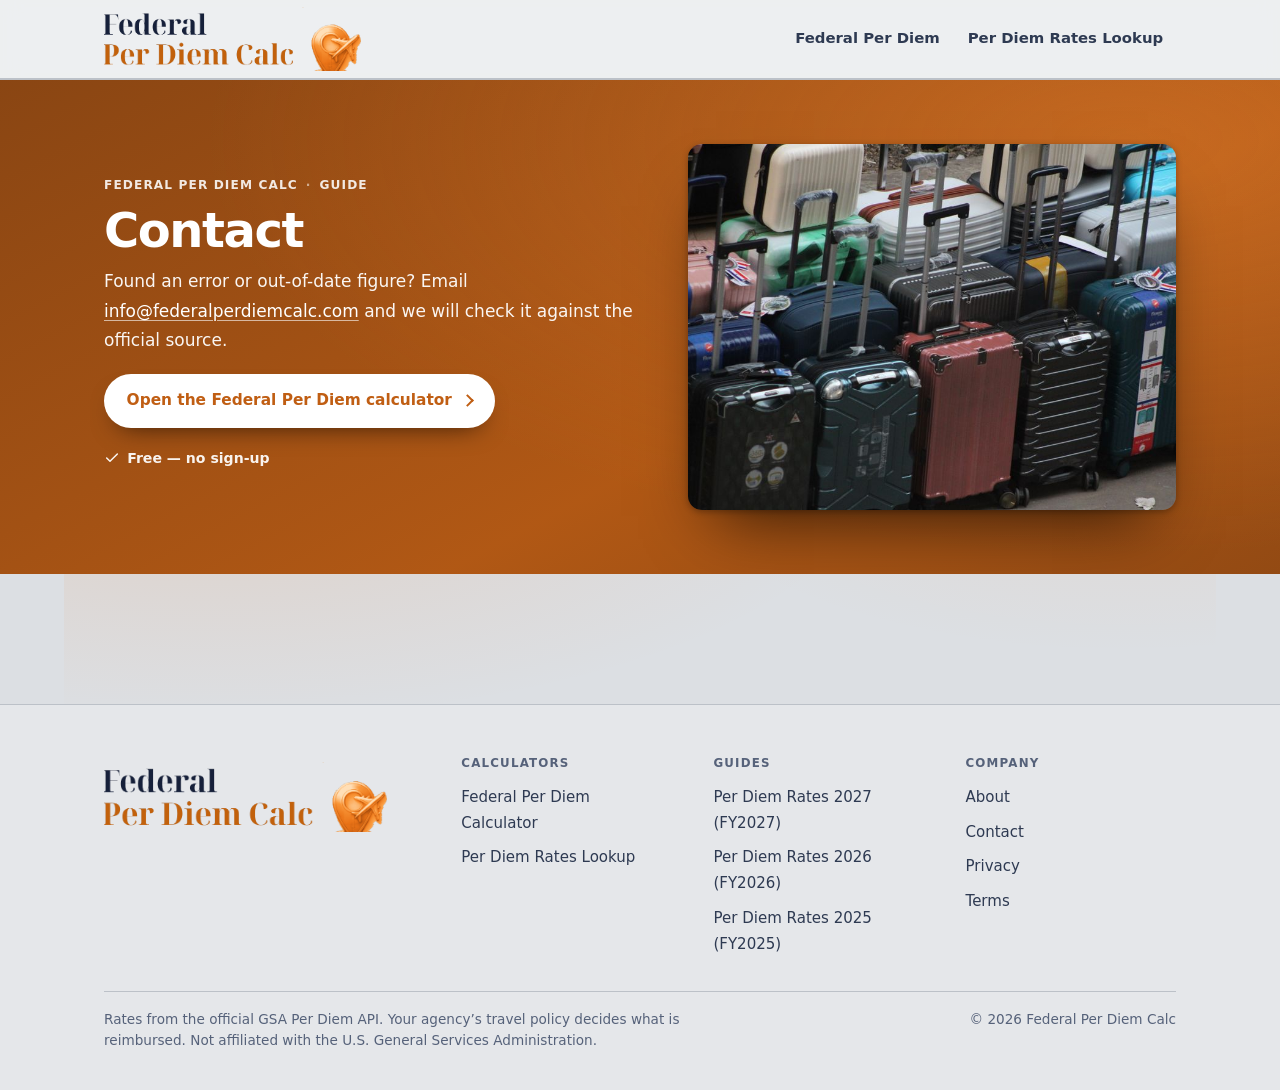
<file: contact/index.html>
<!doctype html>
<html lang="en-US" class="layout-dashboard">
<head>
<meta charset="utf-8">
<meta name="viewport" content="width=device-width, initial-scale=1">
<title>Contact Federal Per Diem Calc</title>
<meta name="description" content="How to contact Federal Per Diem Calc to report an error or ask a question.">
<link rel="canonical" href="https://federalperdiemcalc.com/contact/">
<meta property="og:title" content="Contact Federal Per Diem Calc">
<meta property="og:description" content="How to contact Federal Per Diem Calc to report an error or ask a question.">
<meta property="og:url" content="https://federalperdiemcalc.com/contact/">
<meta property="og:type" content="website">
<link rel="stylesheet" href="/assets/site.css">
<link rel="stylesheet" href="/assets/layouts.css">
<style>:root{--brand:#ea7317;--accent:#fb923c;--bg:#dcdfe3;--surface:#f0f1f3;--soft:#e5e7ea;--sunken:#cfd3d8;--ink:#16203a;--ink-2:#2e3a52;--muted:#56627a;--line:#bcc1c8;--line-strong:#9ea5ae;--brand-ink:color-mix(in srgb,var(--brand) 82%,#000 18%);--brand-soft:color-mix(in srgb,var(--brand) 9%,var(--bg));--brand-line:color-mix(in srgb,var(--brand) 28%,var(--line));--warn:#8a4b00;--warn-bg:color-mix(in srgb,#f59e0b 16%,var(--surface));--ok:#0f7b46}:root[data-theme="light"]{--brand:#ea7317;--accent:#fb923c;--bg:#dcdfe3;--surface:#f0f1f3;--soft:#e5e7ea;--sunken:#cfd3d8;--ink:#16203a;--ink-2:#2e3a52;--muted:#56627a;--line:#bcc1c8;--line-strong:#9ea5ae;--brand-ink:color-mix(in srgb,var(--brand) 82%,#000 18%);--brand-soft:color-mix(in srgb,var(--brand) 9%,var(--bg));--brand-line:color-mix(in srgb,var(--brand) 28%,var(--line));--warn:#8a4b00;--warn-bg:color-mix(in srgb,#f59e0b 16%,var(--surface));--ok:#0f7b46}:root[data-theme="dark"]{--brand:#ea7317;--accent:#fb923c;--bg:#dcdfe3;--surface:#f0f1f3;--soft:#e5e7ea;--sunken:#cfd3d8;--ink:#16203a;--ink-2:#2e3a52;--muted:#56627a;--line:#bcc1c8;--line-strong:#9ea5ae;--brand-ink:color-mix(in srgb,var(--brand) 82%,#000 18%);--brand-soft:color-mix(in srgb,var(--brand) 9%,var(--bg));--brand-line:color-mix(in srgb,var(--brand) 28%,var(--line));--warn:#8a4b00;--warn-bg:color-mix(in srgb,#f59e0b 16%,var(--surface));--ok:#0f7b46}</style>

<script>(function(){try{var t=localStorage.getItem("theme");if(t==="dark"||t==="light")document.documentElement.dataset.theme=t}catch(e){}})()</script>
<link rel="icon" href="/assets/brand/favicon.svg" type="image/svg+xml">
<link rel="icon" href="/assets/brand/icon-32.png" sizes="32x32" type="image/png">
<link rel="apple-touch-icon" href="/assets/brand/icon-180.png">
<link rel="manifest" href="/assets/brand/site.webmanifest">
<meta name="theme-color" content="#ea7317">
<meta property="og:image" content="https://federalperdiemcalc.com/assets/brand/og.png">
<meta property="og:image:width" content="1200">
<meta property="og:image:height" content="630">
<meta name="twitter:card" content="summary_large_image">
<meta name="twitter:image" content="https://federalperdiemcalc.com/assets/brand/og.png">
</head>
<body><a class="skip-link" href="#main">Skip to content</a>
<header class="site"><div class="wrap"><a class="logo" href="/" aria-label="Federal Per Diem Calc home"><span class="logo-mark"><img class="lk" src="/assets/brand/lockup.svg" alt="" width="704" height="175" loading="eager" decoding="async"></span></a><input class="nav-toggle" type="checkbox" id="nav-toggle" aria-label="Open menu"><label class="burger" for="nav-toggle" aria-hidden="true"><span></span></label><nav class="site" aria-label="Primary"><a href="/per-diem-calculator/">Federal Per Diem</a><a href="/per-diem-rates/">Per Diem Rates Lookup</a></nav></div></header>
<main id="main">
<section class="hero-band"><div class="hero">
<div>
<p class="eyebrow">Federal Per Diem Calc <span aria-hidden="true">&middot;</span> Guide</p>
<h1>Contact</h1>
<p>Found an error or out-of-date figure? Email <a href="mailto:info@federalperdiemcalc.com">info@federalperdiemcalc.com</a> and we will check it against the official source.</p>
<div class="hero-cta"><a class="btn-hero" href="/per-diem-calculator/">Open the Federal Per Diem calculator</a></div><ul class="hero-chips"><li><svg viewBox="0 0 24 24" fill="none" stroke="currentColor" stroke-width="2.2" stroke-linecap="round" stroke-linejoin="round" aria-hidden="true"><path d="M4 12l5 5L20 6"/></svg>Free &mdash; no sign-up</li></ul>
</div>
<figure class="hero-art hero-photo"><img src="/assets/img/p-contact.jpg" alt="Shallow focus photography of people inside of passenger plane" width="900" height="600" loading="eager" decoding="async" fetchpriority="high"></figure>
</div></section>
<div class="wrap">


</div></main>
<footer class="site"><div class="wrap">
<div class="f-brand"><a class="footer-brand" href="/" aria-label="Federal Per Diem Calc home"><span class="logo-mark"><img class="lk" src="/assets/brand/lockup.svg" alt="" width="704" height="175" loading="lazy" decoding="async"></span></a></div>
<nav class="f-col" aria-label="Calculators"><h3>Calculators</h3><ul><li><a href="/per-diem-calculator/">Federal Per Diem Calculator</a></li><li><a href="/per-diem-rates/">Per Diem Rates Lookup</a></li></ul></nav>
<nav class="f-col" aria-label="Guides"><h3>Guides</h3><ul><li><a href="/per-diem-rates-2027/">Per Diem Rates 2027 (FY2027)</a></li><li><a href="/per-diem-rates-2026/">Per Diem Rates 2026 (FY2026)</a></li><li><a href="/per-diem-rates-2025/">Per Diem Rates 2025 (FY2025)</a></li></ul></nav>
<nav class="f-col" aria-label="Company"><h3>Company</h3><ul><li><a href="/about/">About</a></li><li><a href="/contact/">Contact</a></li><li><a href="/privacy/">Privacy</a></li><li><a href="/terms/">Terms</a></li></ul></nav>
<div class="f-legal"><p>Rates from the official GSA Per Diem API. Your agency’s travel policy decides what is reimbursed. Not affiliated with the U.S. General Services Administration.</p><p>© <span id="y"></span> Federal Per Diem Calc</p></div>
</div></footer>
<script>document.getElementById('y').textContent=new Date().getFullYear()</script>

</body>
</html>
</file>
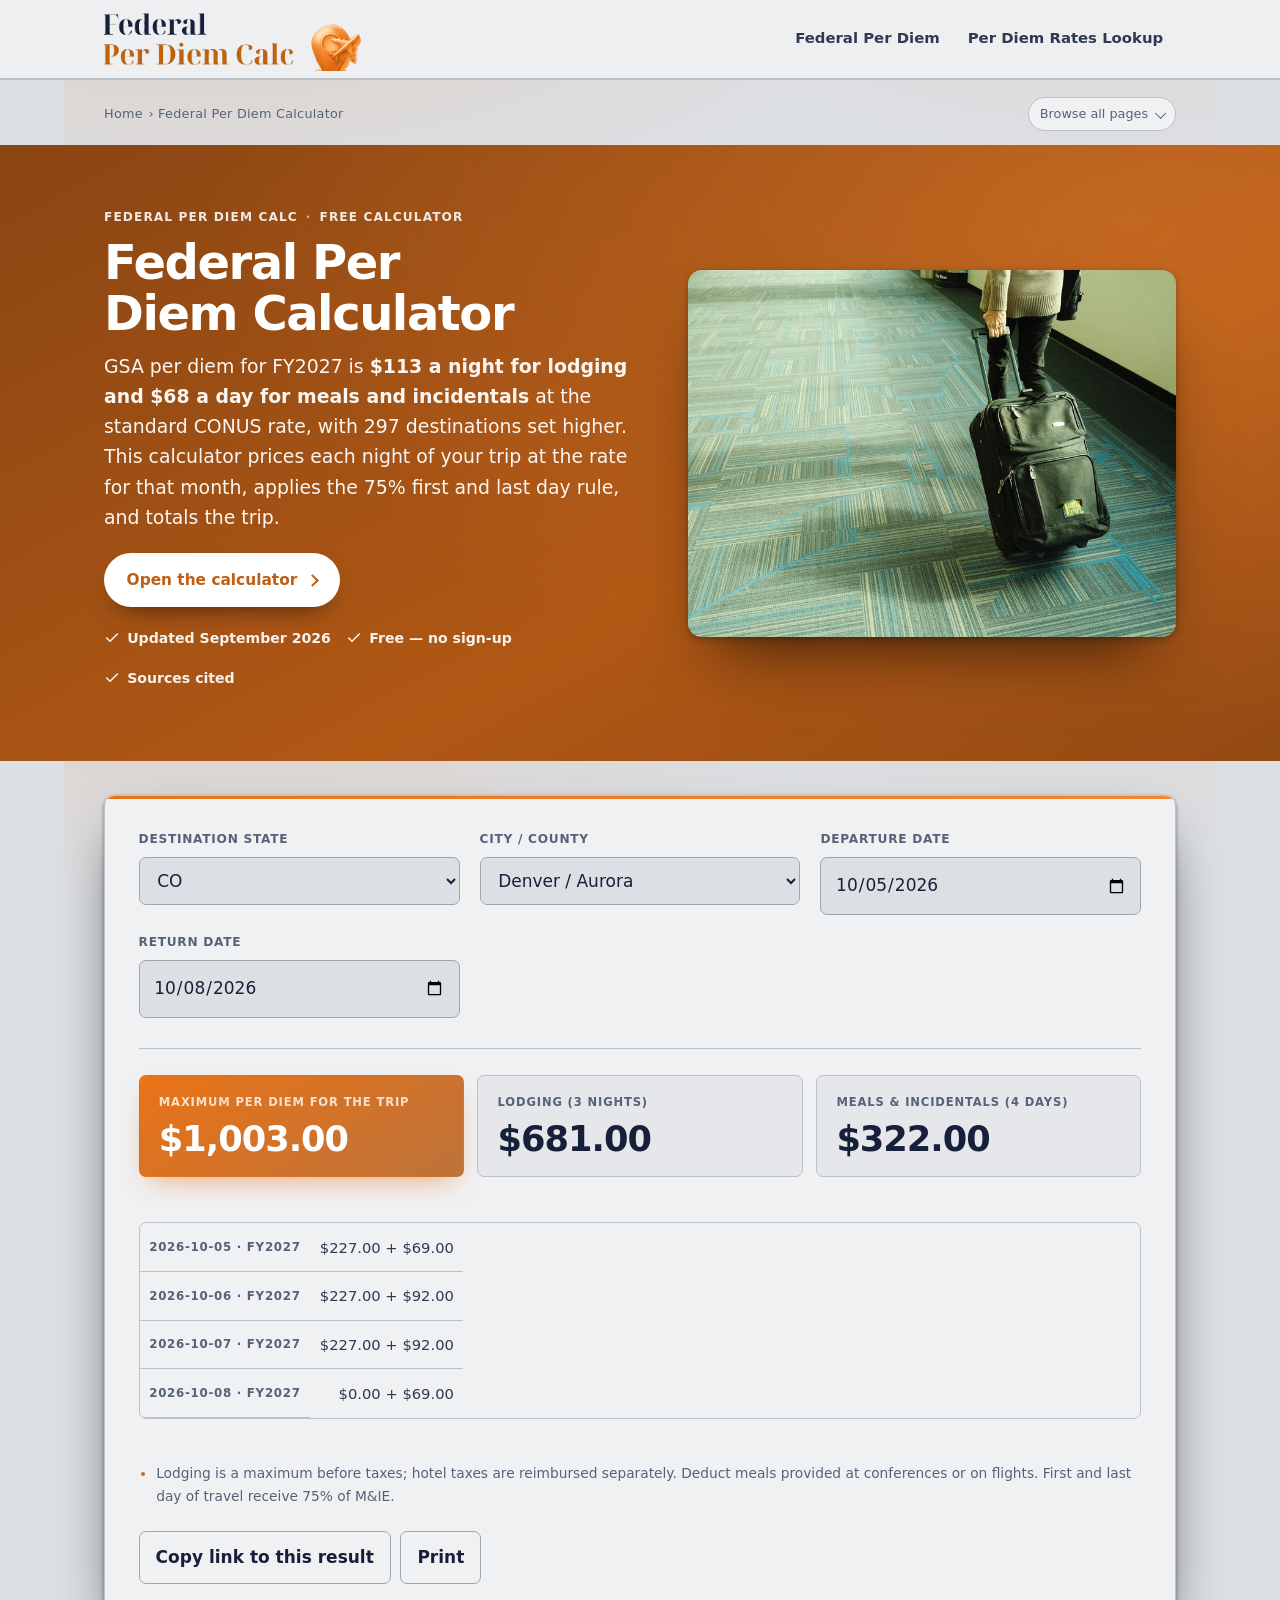
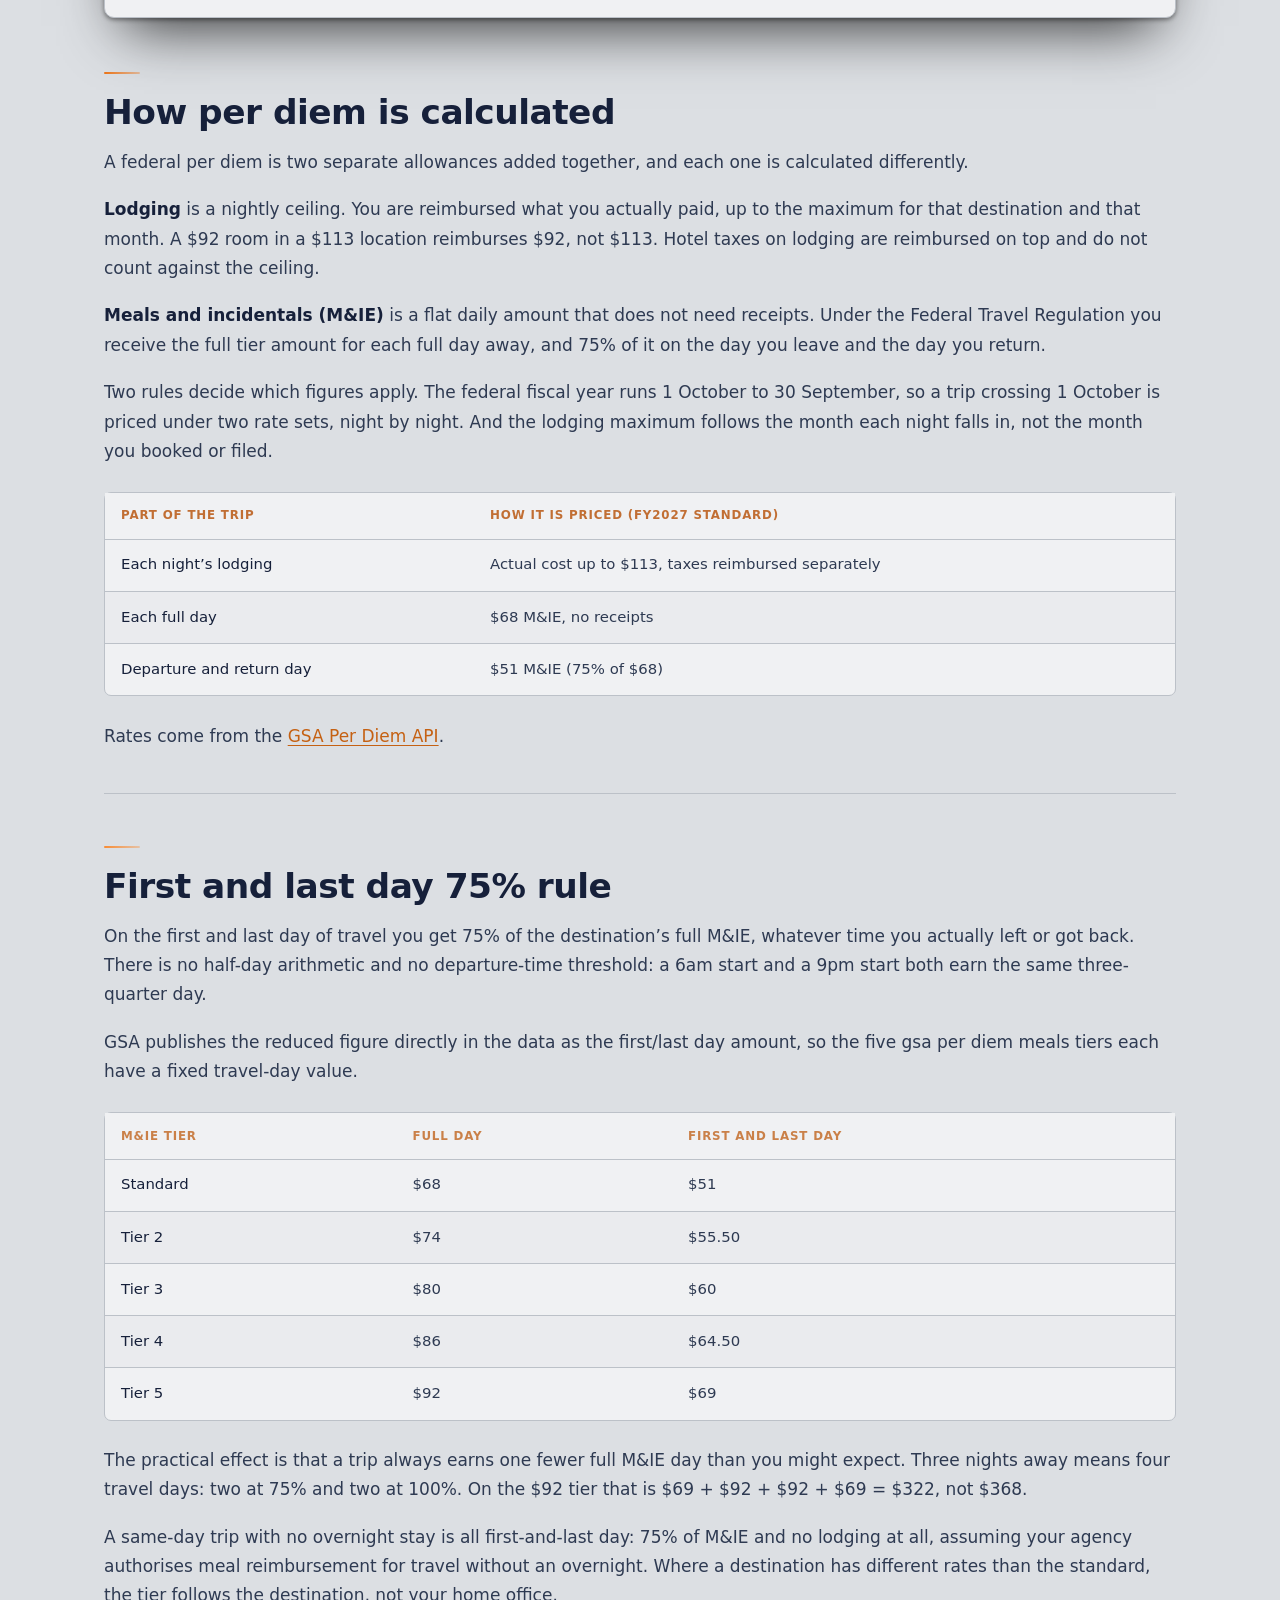
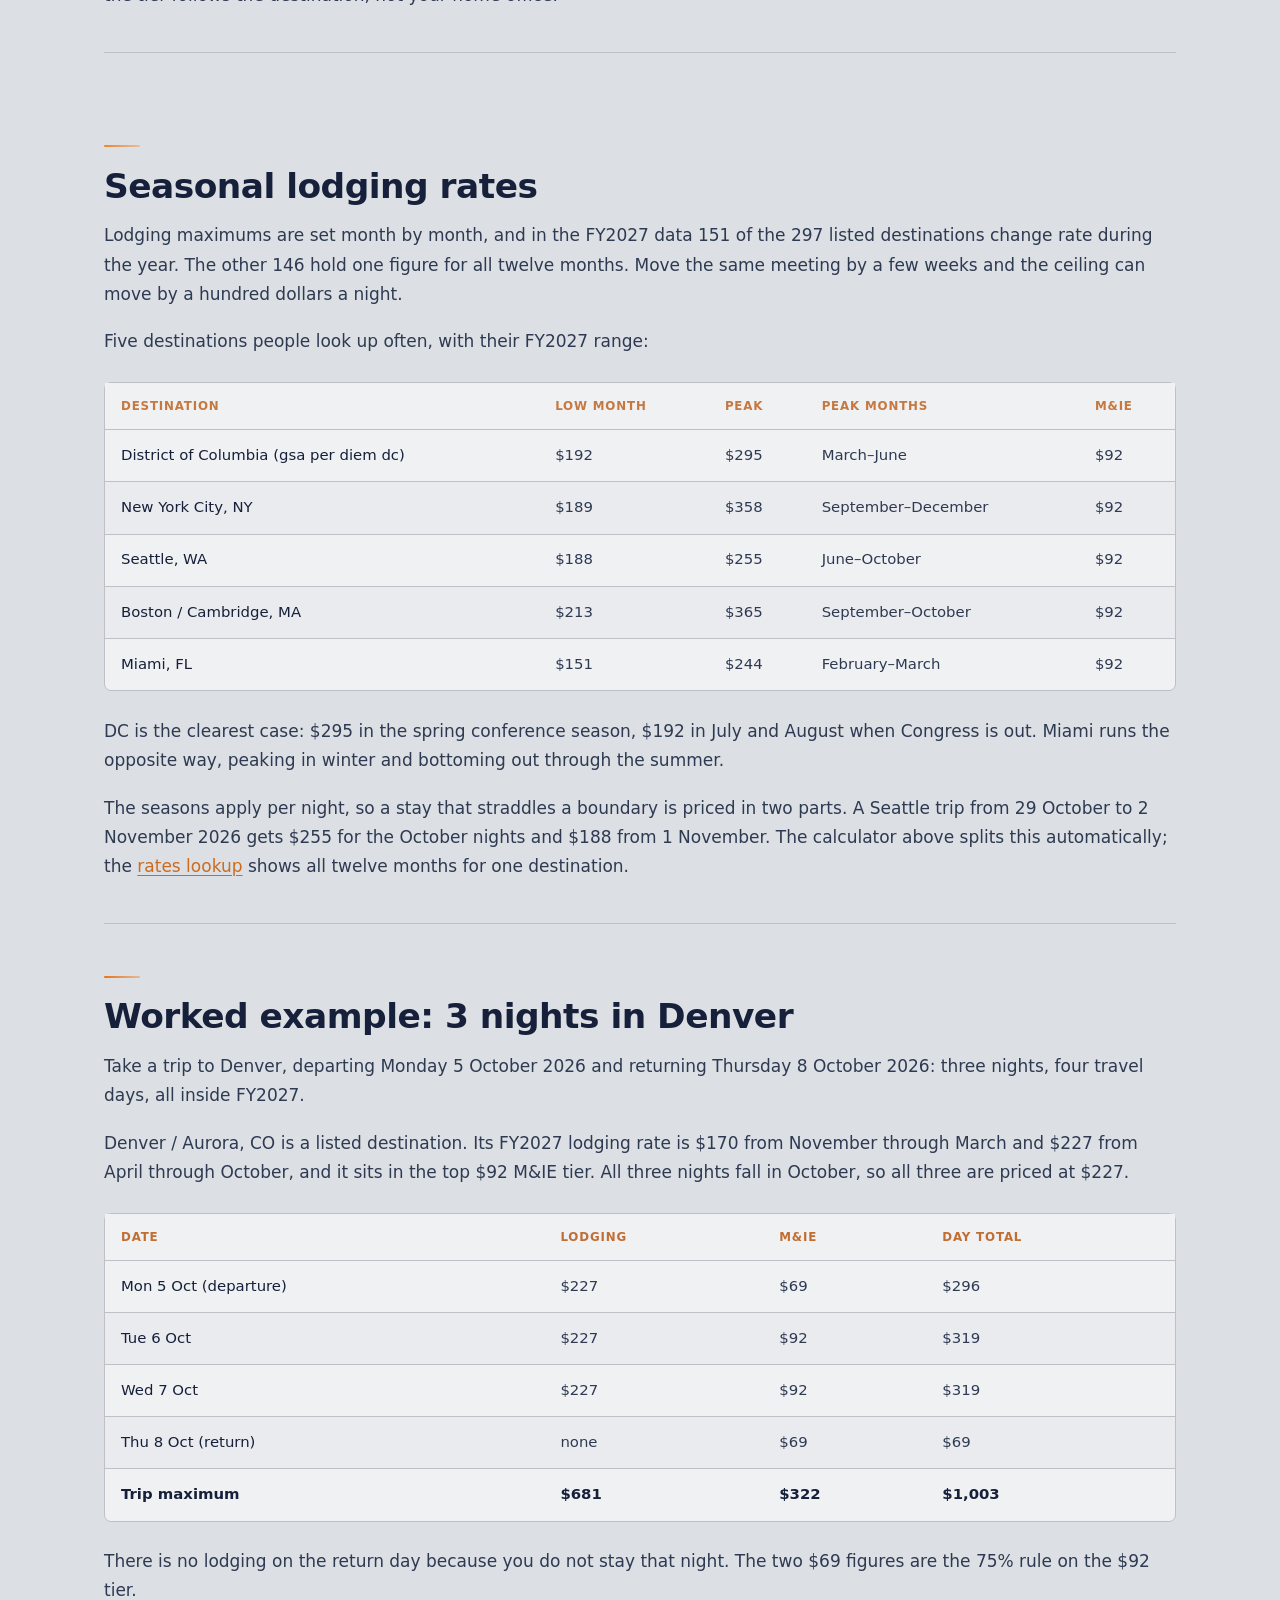
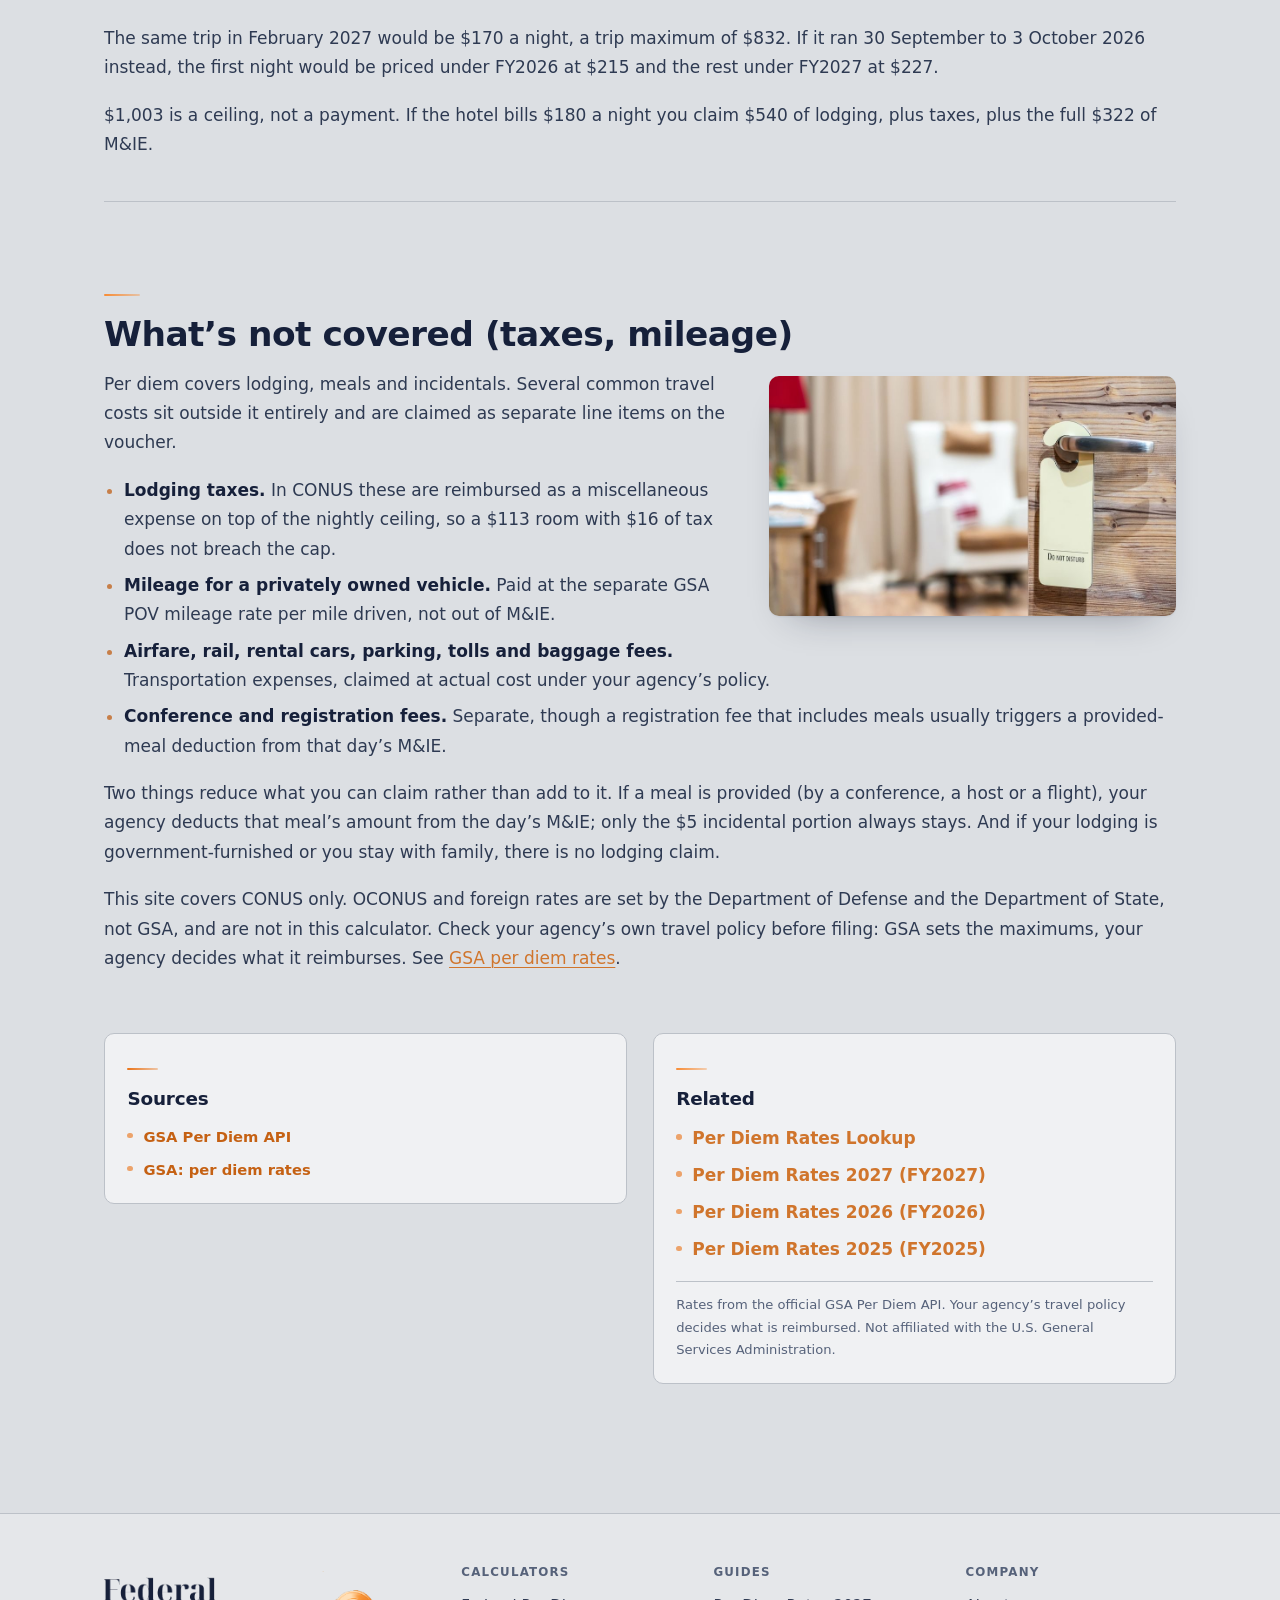
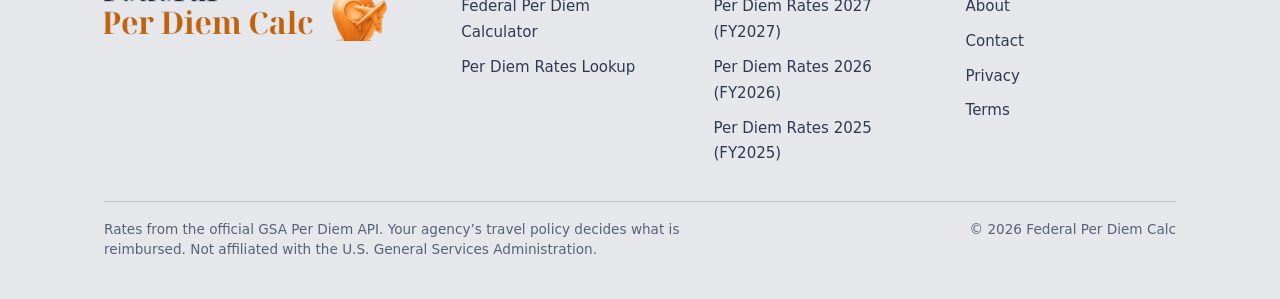
<file: per-diem-calculator/index.html>
<!doctype html>
<html lang="en-US" class="layout-dashboard">
<head>
<meta charset="utf-8">
<meta name="viewport" content="width=device-width, initial-scale=1">
<title>GSA Per Diem Calculator: Trip Lodging &amp; M&amp;IE</title>
<meta name="description" content="Pick a destination and travel dates to get the maximum federal per diem for your trip: lodging by month plus meals &amp; incidentals with 75% travel days.">
<link rel="canonical" href="https://federalperdiemcalc.com/per-diem-calculator/">
<meta property="og:title" content="GSA Per Diem Calculator: Trip Lodging &amp; M&amp;IE">
<meta property="og:description" content="Pick a destination and travel dates to get the maximum federal per diem for your trip: lodging by month plus meals &amp; incidentals with 75% travel days.">
<meta property="og:url" content="https://federalperdiemcalc.com/per-diem-calculator/">
<meta property="og:type" content="website">
<link rel="stylesheet" href="/assets/site.css">
<link rel="stylesheet" href="/assets/layouts.css">
<style>:root{--brand:#ea7317;--accent:#fb923c;--bg:#dcdfe3;--surface:#f0f1f3;--soft:#e5e7ea;--sunken:#cfd3d8;--ink:#16203a;--ink-2:#2e3a52;--muted:#56627a;--line:#bcc1c8;--line-strong:#9ea5ae;--brand-ink:color-mix(in srgb,var(--brand) 82%,#000 18%);--brand-soft:color-mix(in srgb,var(--brand) 9%,var(--bg));--brand-line:color-mix(in srgb,var(--brand) 28%,var(--line));--warn:#8a4b00;--warn-bg:color-mix(in srgb,#f59e0b 16%,var(--surface));--ok:#0f7b46}:root[data-theme="light"]{--brand:#ea7317;--accent:#fb923c;--bg:#dcdfe3;--surface:#f0f1f3;--soft:#e5e7ea;--sunken:#cfd3d8;--ink:#16203a;--ink-2:#2e3a52;--muted:#56627a;--line:#bcc1c8;--line-strong:#9ea5ae;--brand-ink:color-mix(in srgb,var(--brand) 82%,#000 18%);--brand-soft:color-mix(in srgb,var(--brand) 9%,var(--bg));--brand-line:color-mix(in srgb,var(--brand) 28%,var(--line));--warn:#8a4b00;--warn-bg:color-mix(in srgb,#f59e0b 16%,var(--surface));--ok:#0f7b46}:root[data-theme="dark"]{--brand:#ea7317;--accent:#fb923c;--bg:#dcdfe3;--surface:#f0f1f3;--soft:#e5e7ea;--sunken:#cfd3d8;--ink:#16203a;--ink-2:#2e3a52;--muted:#56627a;--line:#bcc1c8;--line-strong:#9ea5ae;--brand-ink:color-mix(in srgb,var(--brand) 82%,#000 18%);--brand-soft:color-mix(in srgb,var(--brand) 9%,var(--bg));--brand-line:color-mix(in srgb,var(--brand) 28%,var(--line));--warn:#8a4b00;--warn-bg:color-mix(in srgb,#f59e0b 16%,var(--surface));--ok:#0f7b46}</style>
<script type="application/ld+json">{"@context":"https://schema.org","@type":"BreadcrumbList","itemListElement":[{"@type":"ListItem","position":1,"name":"Federal Per Diem Calc","item":"https://federalperdiemcalc.com/"},{"@type":"ListItem","position":2,"name":"Federal Per Diem Calculator","item":"https://federalperdiemcalc.com/per-diem-calculator/"}]}</script>
<script type="application/ld+json">{"@context":"https://schema.org","@type":"WebApplication","name":"Federal Per Diem Calculator","url":"https://federalperdiemcalc.com/per-diem-calculator/","description":"Pick a destination and travel dates to get the maximum federal per diem for your trip: lodging by month plus meals & incidentals with 75% travel days.","applicationCategory":"FinanceApplication","operatingSystem":"Any","browserRequirements":"Requires JavaScript","isAccessibleForFree":true,"offers":{"@type":"Offer","price":"0","priceCurrency":"USD"}}</script>
<script src="/assets/perdiem-data.js" defer></script>
<script src="/assets/calculator.js" defer></script>
<script src="/assets/calc-core.js" defer></script>
<script>(function(){try{var t=localStorage.getItem("theme");if(t==="dark"||t==="light")document.documentElement.dataset.theme=t}catch(e){}})()</script>
<link rel="icon" href="/assets/brand/favicon.svg" type="image/svg+xml">
<link rel="icon" href="/assets/brand/icon-32.png" sizes="32x32" type="image/png">
<link rel="apple-touch-icon" href="/assets/brand/icon-180.png">
<link rel="manifest" href="/assets/brand/site.webmanifest">
<meta name="theme-color" content="#ea7317">
<meta property="og:image" content="https://federalperdiemcalc.com/assets/brand/og.png">
<meta property="og:image:width" content="1200">
<meta property="og:image:height" content="630">
<meta name="twitter:card" content="summary_large_image">
<meta name="twitter:image" content="https://federalperdiemcalc.com/assets/brand/og.png">
</head>
<body><a class="skip-link" href="#main">Skip to content</a>
<header class="site"><div class="wrap"><a class="logo" href="/" aria-label="Federal Per Diem Calc home"><span class="logo-mark"><img class="lk" src="/assets/brand/lockup.svg" alt="" width="704" height="175" loading="eager" decoding="async"></span></a><input class="nav-toggle" type="checkbox" id="nav-toggle" aria-label="Open menu"><label class="burger" for="nav-toggle" aria-hidden="true"><span></span></label><nav class="site" aria-label="Primary"><a href="/per-diem-calculator/">Federal Per Diem</a><a href="/per-diem-rates/">Per Diem Rates Lookup</a></nav></div></header>
<main id="main">
<div class="wrap"><nav class="breadcrumb" aria-label="Breadcrumb"><a href="/">Home</a> › Federal Per Diem Calculator</nav><details class="subnav"><summary><span>Browse all pages</span></summary><div class="subnav-grid"><div class="subnav-col"><p class="subnav-h">Calculators</p><ul><li><a href="/per-diem-calculator/" aria-current="page">Federal Per Diem Calculator</a></li><li><a href="/per-diem-rates/">Per Diem Rates Lookup</a></li></ul></div><div class="subnav-col"><p class="subnav-h">Guides</p><ul><li><a href="/per-diem-rates-2027/">Per Diem Rates 2027 (FY2027)</a></li><li><a href="/per-diem-rates-2026/">Per Diem Rates 2026 (FY2026)</a></li><li><a href="/per-diem-rates-2025/">Per Diem Rates 2025 (FY2025)</a></li></ul></div></div></details></div>
<section class="hero-band"><div class="hero">
<div>

<p class="eyebrow">Federal Per Diem Calc <span aria-hidden="true">&middot;</span> Free calculator</p>
<h1>Federal Per Diem Calculator</h1>
<p class="answer">GSA per diem for FY2027 is <strong>$113 a night for lodging and $68 a day for meals and incidentals</strong> at the standard CONUS rate, with 297 destinations set higher. This calculator prices each night of your trip at the rate for that month, applies the 75% first and last day rule, and totals the trip.</p>
<p class="updated">Updated <time datetime="2026-09-16">16 September 2026</time></p>
<div class="hero-cta"><a class="btn-hero" href="#calculator">Open the calculator</a></div><ul class="hero-chips"><li><svg viewBox="0 0 24 24" fill="none" stroke="currentColor" stroke-width="2.2" stroke-linecap="round" stroke-linejoin="round" aria-hidden="true"><path d="M4 12l5 5L20 6"/></svg>Updated September 2026</li><li><svg viewBox="0 0 24 24" fill="none" stroke="currentColor" stroke-width="2.2" stroke-linecap="round" stroke-linejoin="round" aria-hidden="true"><path d="M4 12l5 5L20 6"/></svg>Free &mdash; no sign-up</li><li><svg viewBox="0 0 24 24" fill="none" stroke="currentColor" stroke-width="2.2" stroke-linecap="round" stroke-linejoin="round" aria-hidden="true"><path d="M4 12l5 5L20 6"/></svg>Sources cited</li></ul>
</div>
<figure class="hero-art hero-photo"><img src="/assets/img/p-per-diem-calculator.jpg" alt="White and red plane view from glass window of waiting area" width="900" height="600" loading="eager" decoding="async" fetchpriority="high"></figure>
</div></section>
<div class="wrap">

<div id="calculator" data-calc="tripPerDiem"><noscript>This calculator needs JavaScript turned on.</noscript></div>

<div class="ad-slot"><!-- Ad slot 1 (below the tool). Leave empty until AdSense is approved. --></div>
<section class="sec">
<h2>How per diem is calculated</h2>
<p>A federal per diem is two separate allowances added together, and each one is calculated differently.</p>
<p><strong>Lodging</strong> is a nightly ceiling. You are reimbursed what you actually paid, up to the maximum for that destination and that month. A $92 room in a $113 location reimburses $92, not $113. Hotel taxes on lodging are reimbursed on top and do not count against the ceiling.</p>
<p><strong>Meals and incidentals (M&amp;IE)</strong> is a flat daily amount that does not need receipts. Under the Federal Travel Regulation you receive the full tier amount for each full day away, and 75% of it on the day you leave and the day you return.</p>
<p>Two rules decide which figures apply. The federal fiscal year runs 1 October to 30 September, so a trip crossing 1 October is priced under two rate sets, night by night. And the lodging maximum follows the month each night falls in, not the month you booked or filed.</p>
<table>
<thead><tr><th>Part of the trip</th><th>How it is priced (FY2027 standard)</th></tr></thead>
<tbody>
<tr><td>Each night&rsquo;s lodging</td><td>Actual cost up to $113, taxes reimbursed separately</td></tr>
<tr><td>Each full day</td><td>$68 M&amp;IE, no receipts</td></tr>
<tr><td>Departure and return day</td><td>$51 M&amp;IE (75% of $68)</td></tr>
</tbody>
</table>
<p>Rates come from the <a href="https://open.gsa.gov/api/perdiem/" rel="nofollow noopener">GSA Per Diem API</a>.</p>
</section>
<section class="sec">
<h2>First and last day 75% rule</h2>
<p>On the first and last day of travel you get 75% of the destination&rsquo;s full M&amp;IE, whatever time you actually left or got back. There is no half-day arithmetic and no departure-time threshold: a 6am start and a 9pm start both earn the same three-quarter day.</p>
<p>GSA publishes the reduced figure directly in the data as the first/last day amount, so the five gsa per diem meals tiers each have a fixed travel-day value.</p>
<table>
<thead><tr><th>M&amp;IE tier</th><th>Full day</th><th>First and last day</th></tr></thead>
<tbody>
<tr><td>Standard</td><td>$68</td><td>$51</td></tr>
<tr><td>Tier 2</td><td>$74</td><td>$55.50</td></tr>
<tr><td>Tier 3</td><td>$80</td><td>$60</td></tr>
<tr><td>Tier 4</td><td>$86</td><td>$64.50</td></tr>
<tr><td>Tier 5</td><td>$92</td><td>$69</td></tr>
</tbody>
</table>
<p>The practical effect is that a trip always earns one fewer full M&amp;IE day than you might expect. Three nights away means four travel days: two at 75% and two at 100%. On the $92 tier that is $69 + $92 + $92 + $69 = $322, not $368.</p>
<p>A same-day trip with no overnight stay is all first-and-last day: 75% of M&amp;IE and no lodging at all, assuming your agency authorises meal reimbursement for travel without an overnight. Where a destination has different rates than the standard, the tier follows the destination, not your home office.</p>
</section>
<section class="sec">
<h2>Seasonal lodging rates</h2>
<p>Lodging maximums are set month by month, and in the FY2027 data 151 of the 297 listed destinations change rate during the year. The other 146 hold one figure for all twelve months. Move the same meeting by a few weeks and the ceiling can move by a hundred dollars a night.</p>
<p>Five destinations people look up often, with their FY2027 range:</p>
<table>
<thead><tr><th>Destination</th><th>Low month</th><th>Peak</th><th>Peak months</th><th>M&amp;IE</th></tr></thead>
<tbody>
<tr><td>District of Columbia (gsa per diem dc)</td><td>$192</td><td>$295</td><td>March&ndash;June</td><td>$92</td></tr>
<tr><td>New York City, NY</td><td>$189</td><td>$358</td><td>September&ndash;December</td><td>$92</td></tr>
<tr><td>Seattle, WA</td><td>$188</td><td>$255</td><td>June&ndash;October</td><td>$92</td></tr>
<tr><td>Boston / Cambridge, MA</td><td>$213</td><td>$365</td><td>September&ndash;October</td><td>$92</td></tr>
<tr><td>Miami, FL</td><td>$151</td><td>$244</td><td>February&ndash;March</td><td>$92</td></tr>
</tbody>
</table>
<p>DC is the clearest case: $295 in the spring conference season, $192 in July and August when Congress is out. Miami runs the opposite way, peaking in winter and bottoming out through the summer.</p>
<p>The seasons apply per night, so a stay that straddles a boundary is priced in two parts. A Seattle trip from 29 October to 2 November 2026 gets $255 for the October nights and $188 from 1 November. The calculator above splits this automatically; the <a href="/per-diem-rates/">rates lookup</a> shows all twelve months for one destination.</p>
</section>
<section class="sec">
<h2>Worked example: 3 nights in Denver</h2>
<p>Take a trip to Denver, departing Monday 5 October 2026 and returning Thursday 8 October 2026: three nights, four travel days, all inside FY2027.</p>
<p>Denver / Aurora, CO is a listed destination. Its FY2027 lodging rate is $170 from November through March and $227 from April through October, and it sits in the top $92 M&amp;IE tier. All three nights fall in October, so all three are priced at $227.</p>
<table>
<thead><tr><th>Date</th><th>Lodging</th><th>M&amp;IE</th><th>Day total</th></tr></thead>
<tbody>
<tr><td>Mon 5 Oct (departure)</td><td>$227</td><td>$69</td><td>$296</td></tr>
<tr><td>Tue 6 Oct</td><td>$227</td><td>$92</td><td>$319</td></tr>
<tr><td>Wed 7 Oct</td><td>$227</td><td>$92</td><td>$319</td></tr>
<tr><td>Thu 8 Oct (return)</td><td>none</td><td>$69</td><td>$69</td></tr>
<tr><td><strong>Trip maximum</strong></td><td><strong>$681</strong></td><td><strong>$322</strong></td><td><strong>$1,003</strong></td></tr>
</tbody>
</table>
<p>There is no lodging on the return day because you do not stay that night. The two $69 figures are the 75% rule on the $92 tier.</p>
<p>The same trip in February 2027 would be $170 a night, a trip maximum of $832. If it ran 30 September to 3 October 2026 instead, the first night would be priced under FY2026 at $215 and the rest under FY2027 at $227.</p>
<p>$1,003 is a ceiling, not a payment. If the hotel bills $180 a night you claim $540 of lodging, plus taxes, plus the full $322 of M&amp;IE.</p>
</section>
<section class="sec">
<h2>What’s not covered (taxes, mileage)</h2>
<figure class="sec-photo"><img src="/assets/img/s-per-diem-calculator-4.jpg" alt="A hotel room door with a &#x27;Do Not Disturb&#x27; sign, evoking a sense of privacy and relaxation." width="935" height="650" loading="lazy" decoding="async"></figure>
<p>Per diem covers lodging, meals and incidentals. Several common travel costs sit outside it entirely and are claimed as separate line items on the voucher.</p>
<ul>
<li><strong>Lodging taxes.</strong> In CONUS these are reimbursed as a miscellaneous expense on top of the nightly ceiling, so a $113 room with $16 of tax does not breach the cap.</li>
<li><strong>Mileage for a privately owned vehicle.</strong> Paid at the separate GSA POV mileage rate per mile driven, not out of M&amp;IE.</li>
<li><strong>Airfare, rail, rental cars, parking, tolls and baggage fees.</strong> Transportation expenses, claimed at actual cost under your agency&rsquo;s policy.</li>
<li><strong>Conference and registration fees.</strong> Separate, though a registration fee that includes meals usually triggers a provided-meal deduction from that day&rsquo;s M&amp;IE.</li>
</ul>
<p>Two things reduce what you can claim rather than add to it. If a meal is provided (by a conference, a host or a flight), your agency deducts that meal&rsquo;s amount from the day&rsquo;s M&amp;IE; only the $5 incidental portion always stays. And if your lodging is government-furnished or you stay with family, there is no lodging claim.</p>
<p>This site covers CONUS only. OCONUS and foreign rates are set by the Department of Defense and the Department of State, not GSA, and are not in this calculator. Check your agency&rsquo;s own travel policy before filing: GSA sets the maximums, your agency decides what it reimburses. See <a href="https://www.gsa.gov/travel/plan-a-trip/per-diem-rates" rel="nofollow noopener">GSA per diem rates</a>.</p>
</section>
<div class="endmatter"><section class="sec is-short">
<h2>Sources</h2>
<ul class="sources">
<li><a href="https://open.gsa.gov/api/perdiem/" rel="nofollow noopener">GSA Per Diem API</a></li>
<li><a href="https://www.gsa.gov/travel/plan-a-trip/per-diem-rates" rel="nofollow noopener">GSA: per diem rates</a></li>
</ul>
</section>
<section class="sec is-short">
<h2>Related</h2>
<ul>
<li><a href="/per-diem-rates/">Per Diem Rates Lookup</a></li>
<li><a href="/per-diem-rates-2027/">Per Diem Rates 2027 (FY2027)</a></li>
<li><a href="/per-diem-rates-2026/">Per Diem Rates 2026 (FY2026)</a></li>
<li><a href="/per-diem-rates-2025/">Per Diem Rates 2025 (FY2025)</a></li>
</ul>
<p class="disclaimer">Rates from the official GSA Per Diem API. Your agency’s travel policy decides what is reimbursed. Not affiliated with the U.S. General Services Administration.</p>
</section></div>
</div></main>
<footer class="site"><div class="wrap">
<div class="f-brand"><a class="footer-brand" href="/" aria-label="Federal Per Diem Calc home"><span class="logo-mark"><img class="lk" src="/assets/brand/lockup.svg" alt="" width="704" height="175" loading="lazy" decoding="async"></span></a></div>
<nav class="f-col" aria-label="Calculators"><h3>Calculators</h3><ul><li><a href="/per-diem-calculator/">Federal Per Diem Calculator</a></li><li><a href="/per-diem-rates/">Per Diem Rates Lookup</a></li></ul></nav>
<nav class="f-col" aria-label="Guides"><h3>Guides</h3><ul><li><a href="/per-diem-rates-2027/">Per Diem Rates 2027 (FY2027)</a></li><li><a href="/per-diem-rates-2026/">Per Diem Rates 2026 (FY2026)</a></li><li><a href="/per-diem-rates-2025/">Per Diem Rates 2025 (FY2025)</a></li></ul></nav>
<nav class="f-col" aria-label="Company"><h3>Company</h3><ul><li><a href="/about/">About</a></li><li><a href="/contact/">Contact</a></li><li><a href="/privacy/">Privacy</a></li><li><a href="/terms/">Terms</a></li></ul></nav>
<div class="f-legal"><p>Rates from the official GSA Per Diem API. Your agency’s travel policy decides what is reimbursed. Not affiliated with the U.S. General Services Administration.</p><p>© <span id="y"></span> Federal Per Diem Calc</p></div>
</div></footer>
<script>document.getElementById('y').textContent=new Date().getFullYear()</script>

</body>
</html>
</file>
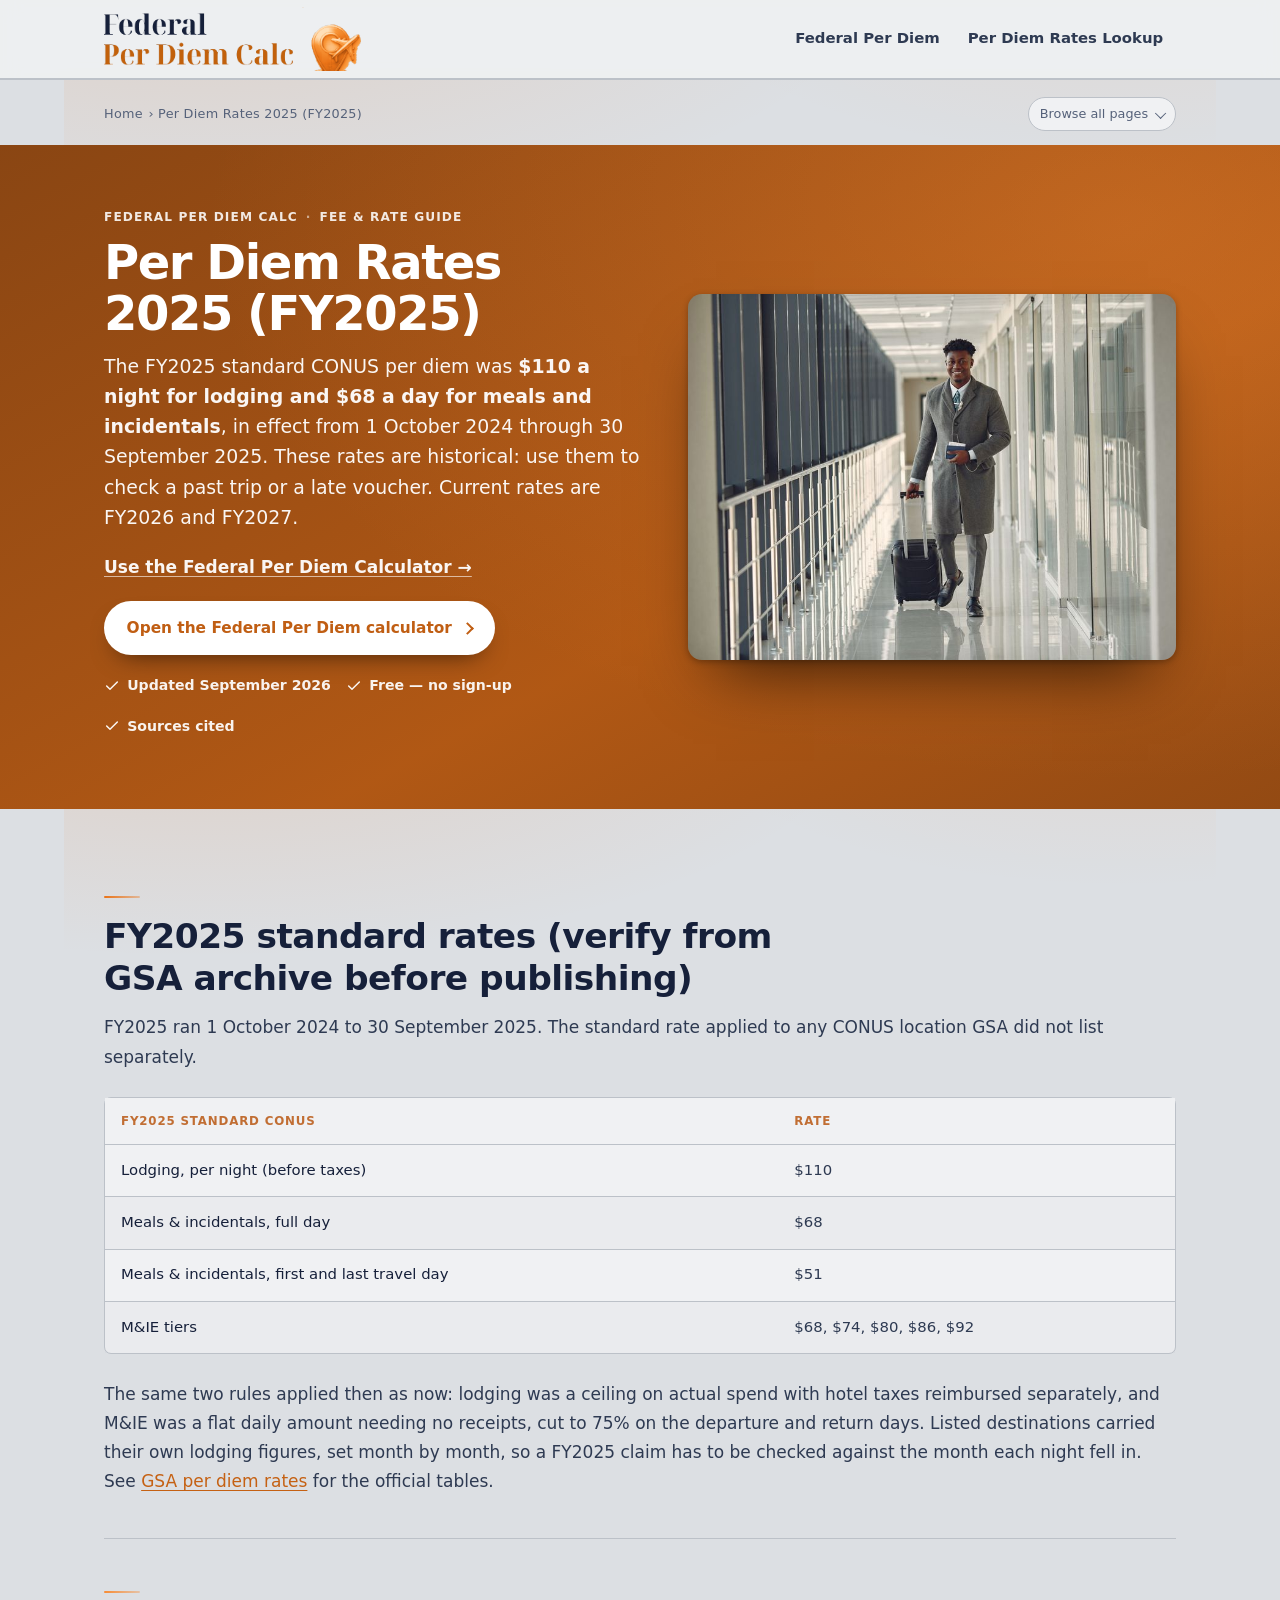
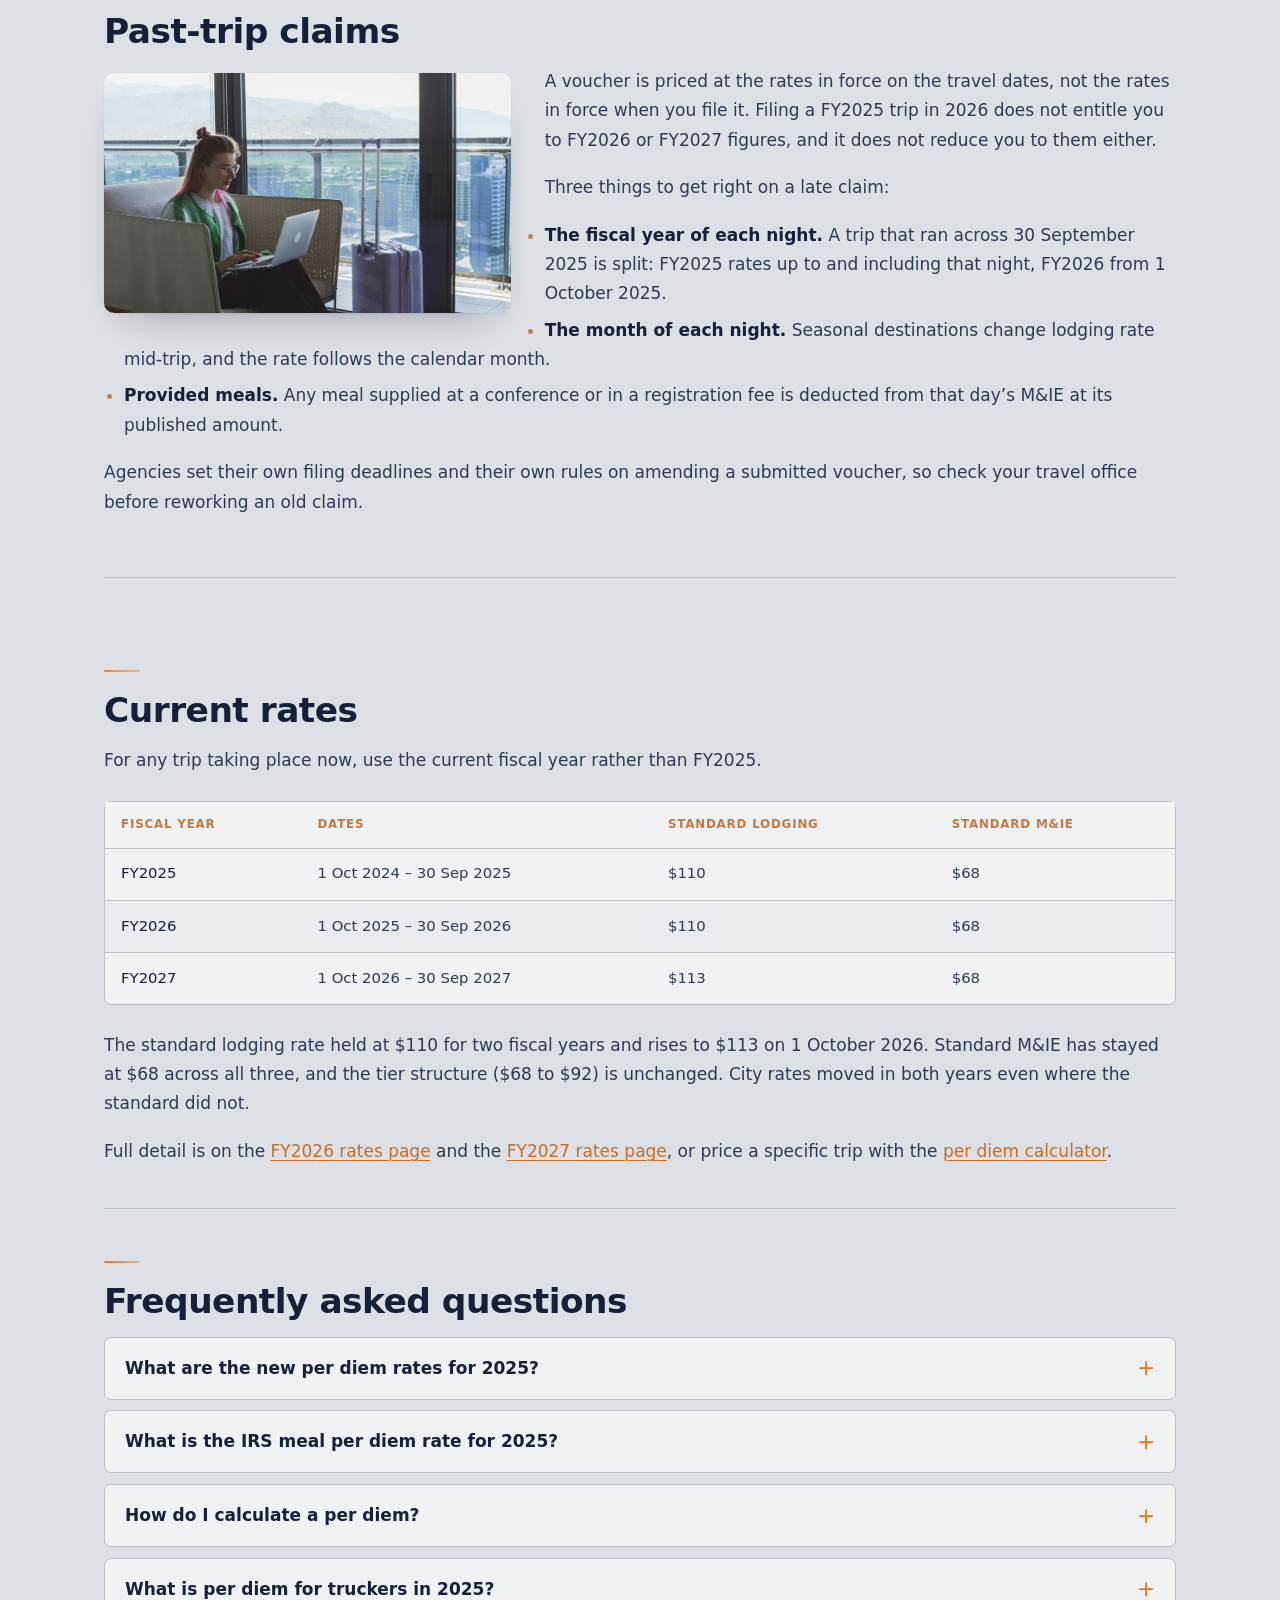
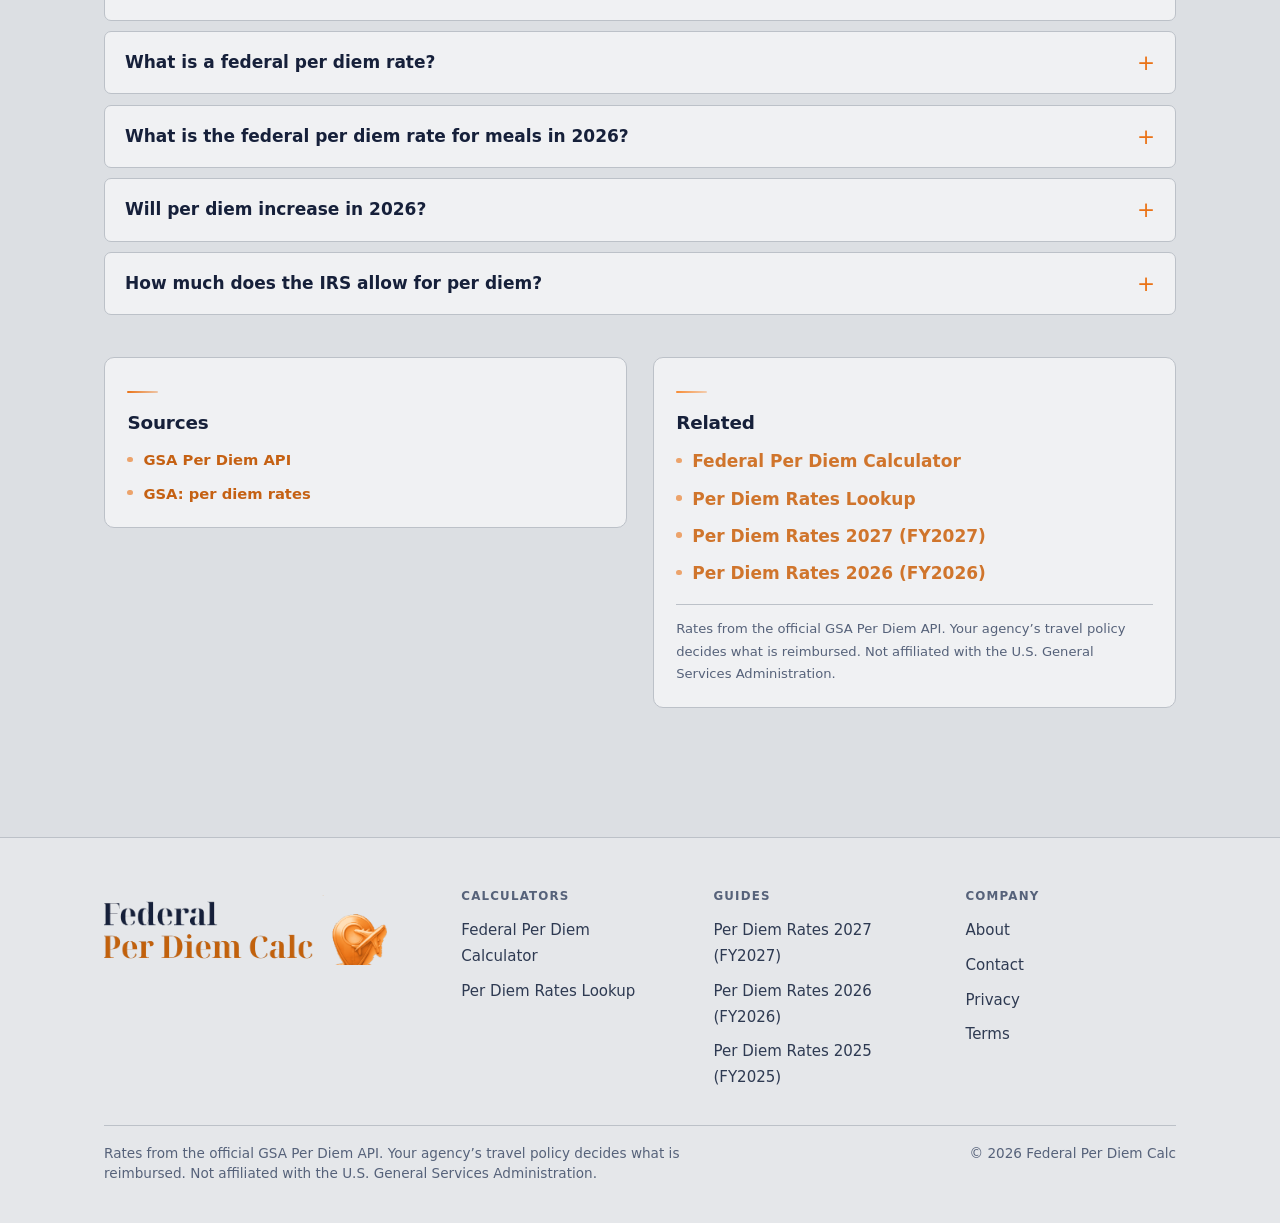
<file: per-diem-rates-2025/index.html>
<!doctype html>
<html lang="en-US" class="layout-dashboard">
<head>
<meta charset="utf-8">
<meta name="viewport" content="width=device-width, initial-scale=1">
<title>Per Diem Rates 2025: FY2025 Federal Rates</title>
<meta name="description" content="FY2025 federal per diem rates for past-trip reimbursement checks, with links to current FY2026 and FY2027 rates.">
<link rel="canonical" href="https://federalperdiemcalc.com/per-diem-rates-2025/">
<meta property="og:title" content="Per Diem Rates 2025: FY2025 Federal Rates">
<meta property="og:description" content="FY2025 federal per diem rates for past-trip reimbursement checks, with links to current FY2026 and FY2027 rates.">
<meta property="og:url" content="https://federalperdiemcalc.com/per-diem-rates-2025/">
<meta property="og:type" content="website">
<link rel="stylesheet" href="/assets/site.css">
<link rel="stylesheet" href="/assets/layouts.css">
<style>:root{--brand:#ea7317;--accent:#fb923c;--bg:#dcdfe3;--surface:#f0f1f3;--soft:#e5e7ea;--sunken:#cfd3d8;--ink:#16203a;--ink-2:#2e3a52;--muted:#56627a;--line:#bcc1c8;--line-strong:#9ea5ae;--brand-ink:color-mix(in srgb,var(--brand) 82%,#000 18%);--brand-soft:color-mix(in srgb,var(--brand) 9%,var(--bg));--brand-line:color-mix(in srgb,var(--brand) 28%,var(--line));--warn:#8a4b00;--warn-bg:color-mix(in srgb,#f59e0b 16%,var(--surface));--ok:#0f7b46}:root[data-theme="light"]{--brand:#ea7317;--accent:#fb923c;--bg:#dcdfe3;--surface:#f0f1f3;--soft:#e5e7ea;--sunken:#cfd3d8;--ink:#16203a;--ink-2:#2e3a52;--muted:#56627a;--line:#bcc1c8;--line-strong:#9ea5ae;--brand-ink:color-mix(in srgb,var(--brand) 82%,#000 18%);--brand-soft:color-mix(in srgb,var(--brand) 9%,var(--bg));--brand-line:color-mix(in srgb,var(--brand) 28%,var(--line));--warn:#8a4b00;--warn-bg:color-mix(in srgb,#f59e0b 16%,var(--surface));--ok:#0f7b46}:root[data-theme="dark"]{--brand:#ea7317;--accent:#fb923c;--bg:#dcdfe3;--surface:#f0f1f3;--soft:#e5e7ea;--sunken:#cfd3d8;--ink:#16203a;--ink-2:#2e3a52;--muted:#56627a;--line:#bcc1c8;--line-strong:#9ea5ae;--brand-ink:color-mix(in srgb,var(--brand) 82%,#000 18%);--brand-soft:color-mix(in srgb,var(--brand) 9%,var(--bg));--brand-line:color-mix(in srgb,var(--brand) 28%,var(--line));--warn:#8a4b00;--warn-bg:color-mix(in srgb,#f59e0b 16%,var(--surface));--ok:#0f7b46}</style>
<script type="application/ld+json">{"@context":"https://schema.org","@type":"BreadcrumbList","itemListElement":[{"@type":"ListItem","position":1,"name":"Federal Per Diem Calc","item":"https://federalperdiemcalc.com/"},{"@type":"ListItem","position":2,"name":"Per Diem Rates 2025 (FY2025)","item":"https://federalperdiemcalc.com/per-diem-rates-2025/"}]}</script>
<script type="application/ld+json">{"@context":"https://schema.org","@type":"Article","headline":"Per Diem Rates 2025 (FY2025)","description":"FY2025 federal per diem rates for past-trip reimbursement checks, with links to current FY2026 and FY2027 rates.","url":"https://federalperdiemcalc.com/per-diem-rates-2025/","dateModified":"2026-09-16","author":{"@type":"Organization","name":"Federal Per Diem Calc","url":"https://federalperdiemcalc.com/"},"publisher":{"@type":"Organization","name":"Federal Per Diem Calc"}}</script>
<script>(function(){try{var t=localStorage.getItem("theme");if(t==="dark"||t==="light")document.documentElement.dataset.theme=t}catch(e){}})()</script>
<link rel="icon" href="/assets/brand/favicon.svg" type="image/svg+xml">
<link rel="icon" href="/assets/brand/icon-32.png" sizes="32x32" type="image/png">
<link rel="apple-touch-icon" href="/assets/brand/icon-180.png">
<link rel="manifest" href="/assets/brand/site.webmanifest">
<meta name="theme-color" content="#ea7317">
<meta property="og:image" content="https://federalperdiemcalc.com/assets/brand/og.png">
<meta property="og:image:width" content="1200">
<meta property="og:image:height" content="630">
<meta name="twitter:card" content="summary_large_image">
<meta name="twitter:image" content="https://federalperdiemcalc.com/assets/brand/og.png">
</head>
<body><a class="skip-link" href="#main">Skip to content</a>
<header class="site"><div class="wrap"><a class="logo" href="/" aria-label="Federal Per Diem Calc home"><span class="logo-mark"><img class="lk" src="/assets/brand/lockup.svg" alt="" width="704" height="175" loading="eager" decoding="async"></span></a><input class="nav-toggle" type="checkbox" id="nav-toggle" aria-label="Open menu"><label class="burger" for="nav-toggle" aria-hidden="true"><span></span></label><nav class="site" aria-label="Primary"><a href="/per-diem-calculator/">Federal Per Diem</a><a href="/per-diem-rates/">Per Diem Rates Lookup</a></nav></div></header>
<main id="main">
<div class="wrap"><nav class="breadcrumb" aria-label="Breadcrumb"><a href="/">Home</a> › Per Diem Rates 2025 (FY2025)</nav><details class="subnav"><summary><span>Browse all pages</span></summary><div class="subnav-grid"><div class="subnav-col"><p class="subnav-h">Calculators</p><ul><li><a href="/per-diem-calculator/">Federal Per Diem Calculator</a></li><li><a href="/per-diem-rates/">Per Diem Rates Lookup</a></li></ul></div><div class="subnav-col"><p class="subnav-h">Guides</p><ul><li><a href="/per-diem-rates-2027/">Per Diem Rates 2027 (FY2027)</a></li><li><a href="/per-diem-rates-2026/">Per Diem Rates 2026 (FY2026)</a></li><li><a href="/per-diem-rates-2025/" aria-current="page">Per Diem Rates 2025 (FY2025)</a></li></ul></div></div></details></div>
<section class="hero-band"><div class="hero">
<div>
<p class="eyebrow">Federal Per Diem Calc <span aria-hidden="true">&middot;</span> Fee &amp; rate guide</p>
<h1>Per Diem Rates 2025 (FY2025)</h1>
<p class="answer">The FY2025 standard CONUS per diem was <strong>$110 a night for lodging and $68 a day for meals and incidentals</strong>, in effect from 1 October 2024 through 30 September 2025. These rates are historical: use them to check a past trip or a late voucher. Current rates are FY2026 and FY2027.</p>
<p class="updated">Updated <time datetime="2026-09-16">16 September 2026</time></p>
<p><a href="/per-diem-calculator/"><strong>Use the Federal Per Diem Calculator →</strong></a></p>
<div class="hero-cta"><a class="btn-hero" href="/per-diem-calculator/">Open the Federal Per Diem calculator</a></div><ul class="hero-chips"><li><svg viewBox="0 0 24 24" fill="none" stroke="currentColor" stroke-width="2.2" stroke-linecap="round" stroke-linejoin="round" aria-hidden="true"><path d="M4 12l5 5L20 6"/></svg>Updated September 2026</li><li><svg viewBox="0 0 24 24" fill="none" stroke="currentColor" stroke-width="2.2" stroke-linecap="round" stroke-linejoin="round" aria-hidden="true"><path d="M4 12l5 5L20 6"/></svg>Free &mdash; no sign-up</li><li><svg viewBox="0 0 24 24" fill="none" stroke="currentColor" stroke-width="2.2" stroke-linecap="round" stroke-linejoin="round" aria-hidden="true"><path d="M4 12l5 5L20 6"/></svg>Sources cited</li></ul>
</div>
<figure class="hero-art hero-photo"><img src="/assets/img/p-per-diem-rates-2025.jpg" alt="Man seating near window" width="900" height="600" loading="eager" decoding="async" fetchpriority="high"></figure>
</div></section>
<div class="wrap">

<div class="ad-slot"><!-- Ad slot 1 (below the tool). Leave empty until AdSense is approved. --></div>
<section class="sec">
<h2>FY2025 standard rates (verify from GSA archive before publishing)</h2>
<p>FY2025 ran 1 October 2024 to 30 September 2025. The standard rate applied to any CONUS location GSA did not list separately.</p>
<table>
<thead><tr><th>FY2025 standard CONUS</th><th>Rate</th></tr></thead>
<tbody>
<tr><td>Lodging, per night (before taxes)</td><td>$110</td></tr>
<tr><td>Meals &amp; incidentals, full day</td><td>$68</td></tr>
<tr><td>Meals &amp; incidentals, first and last travel day</td><td>$51</td></tr>
<tr><td>M&amp;IE tiers</td><td>$68, $74, $80, $86, $92</td></tr>
</tbody>
</table>
<p>The same two rules applied then as now: lodging was a ceiling on actual spend with hotel taxes reimbursed separately, and M&amp;IE was a flat daily amount needing no receipts, cut to 75% on the departure and return days. Listed destinations carried their own lodging figures, set month by month, so a FY2025 claim has to be checked against the month each night fell in. See <a href="https://www.gsa.gov/travel/plan-a-trip/per-diem-rates" rel="nofollow noopener">GSA per diem rates</a> for the official tables.</p>
</section>
<section class="sec">
<h2>Past-trip claims</h2>
<figure class="sec-photo"><img src="/assets/img/s-per-diem-rates-2025-1.jpg" alt="Woman working on a laptop in a hotel lounge with a stunning city view." width="940" height="627" loading="lazy" decoding="async"></figure>
<p>A voucher is priced at the rates in force on the travel dates, not the rates in force when you file it. Filing a FY2025 trip in 2026 does not entitle you to FY2026 or FY2027 figures, and it does not reduce you to them either.</p>
<p>Three things to get right on a late claim:</p>
<ul>
<li><strong>The fiscal year of each night.</strong> A trip that ran across 30 September 2025 is split: FY2025 rates up to and including that night, FY2026 from 1 October 2025.</li>
<li><strong>The month of each night.</strong> Seasonal destinations change lodging rate mid-trip, and the rate follows the calendar month.</li>
<li><strong>Provided meals.</strong> Any meal supplied at a conference or in a registration fee is deducted from that day&rsquo;s M&amp;IE at its published amount.</li>
</ul>
<p>Agencies set their own filing deadlines and their own rules on amending a submitted voucher, so check your travel office before reworking an old claim.</p>
</section>
<section class="sec">
<h2>Current rates</h2>
<p>For any trip taking place now, use the current fiscal year rather than FY2025.</p>
<table>
<thead><tr><th>Fiscal year</th><th>Dates</th><th>Standard lodging</th><th>Standard M&amp;IE</th></tr></thead>
<tbody>
<tr><td>FY2025</td><td>1 Oct 2024 &ndash; 30 Sep 2025</td><td>$110</td><td>$68</td></tr>
<tr><td>FY2026</td><td>1 Oct 2025 &ndash; 30 Sep 2026</td><td>$110</td><td>$68</td></tr>
<tr><td>FY2027</td><td>1 Oct 2026 &ndash; 30 Sep 2027</td><td>$113</td><td>$68</td></tr>
</tbody>
</table>
<p>The standard lodging rate held at $110 for two fiscal years and rises to $113 on 1 October 2026. Standard M&amp;IE has stayed at $68 across all three, and the tier structure ($68 to $92) is unchanged. City rates moved in both years even where the standard did not.</p>
<p>Full detail is on the <a href="/per-diem-rates-2026/">FY2026 rates page</a> and the <a href="/per-diem-rates-2027/">FY2027 rates page</a>, or price a specific trip with the <a href="/per-diem-calculator/">per diem calculator</a>.</p>
</section>
<section class="sec">
<h2>Frequently asked questions</h2>
<div class="faq">
<details><summary>What are the new per diem rates for 2025?</summary><p>FY2025 set the standard CONUS rate at $110 a night for lodging and $68 a day for meals and incidentals, effective 1 October 2024. The M&amp;IE tiers ran $68, $74, $80, $86 and $92. Higher-cost destinations were listed separately with their own lodging figures, many varying by month. These rates expired on 30 September 2025.</p></details>
<details><summary>What is the IRS meal per diem rate for 2025?</summary><p>$68 a day at the standard CONUS rate for FY2025, with higher-cost destinations at $74 through $92. The IRS accepts the GSA figures for domestic business travel, so reimbursement at or below them stays non-taxable without meal receipts. The first and last day of travel were paid at 75% of the tier, or $51 on the standard rate.</p></details>
<details><summary>How do I calculate a per diem?</summary><p>Price each night&rsquo;s lodging at the destination maximum for that calendar month, then add M&amp;IE for each day: the full amount on full days, 75% on the departure and return days. Three nights at $110 lodging and $68 M&amp;IE comes to $330 + $51 + $68 + $68 + $51, a trip maximum of $568. The calculator on this site does the split automatically.</p></details>
<details><summary>What is per diem for truckers in 2025?</summary><p>Long-haul drivers are covered by the IRS special transportation industry per diem, which is a separate meal allowance from the GSA CONUS rates shown here and applies to workers subject to Department of Transportation hours-of-service rules. This site covers the GSA federal travel rates only. Check the current IRS figure and the deductible percentage with the IRS or your tax preparer.</p></details>
<details><summary>What is a federal per diem rate?</summary><p>It is the maximum daily travel reimbursement GSA publishes for each CONUS location, made up of a nightly lodging ceiling and a daily meals and incidentals allowance. Lodging is paid at actual cost up to the ceiling, with hotel taxes on top. M&amp;IE is a flat amount paid without receipts. Destinations not listed separately use the standard rate.</p></details>
<details><summary>What is the federal per diem rate for meals in 2026?</summary><p>$68 a day at the standard CONUS rate for FY2026, which runs 1 October 2025 to 30 September 2026. Higher-cost destinations fall into the $74, $80, $86 or $92 tiers. The first and last travel days are paid at 75%, so $51 on the standard rate. FY2027 keeps M&amp;IE at $68.</p></details>
<details><summary>Will per diem increase in 2026?</summary><p>The standard M&amp;IE rate did not increase for FY2026: it stayed at $68, and the standard lodging rate stayed at $110. The increase comes in FY2027, where standard lodging rises to $113 from 1 October 2026 while M&amp;IE holds at $68. Individual city lodging rates changed in both years regardless of the standard.</p></details>
<details><summary>How much does the IRS allow for per diem?</summary><p>The IRS uses the federal per diem rates GSA publishes rather than a separate table for domestic travel. Reimbursement at or below the published lodging and M&amp;IE figures is treated as a non-taxable business expense without meal receipts. Anything paid above the published rate counts as taxable wages unless the excess is backed by actual receipts.</p></details>
</div>
</section>
<div class="endmatter"><section class="sec is-short">
<h2>Sources</h2>
<ul class="sources">
<li><a href="https://open.gsa.gov/api/perdiem/" rel="nofollow noopener">GSA Per Diem API</a></li>
<li><a href="https://www.gsa.gov/travel/plan-a-trip/per-diem-rates" rel="nofollow noopener">GSA: per diem rates</a></li>
</ul>
</section>
<section class="sec is-short">
<h2>Related</h2>
<ul>
<li><a href="/per-diem-calculator/">Federal Per Diem Calculator</a></li>
<li><a href="/per-diem-rates/">Per Diem Rates Lookup</a></li>
<li><a href="/per-diem-rates-2027/">Per Diem Rates 2027 (FY2027)</a></li>
<li><a href="/per-diem-rates-2026/">Per Diem Rates 2026 (FY2026)</a></li>
</ul>
<p class="disclaimer">Rates from the official GSA Per Diem API. Your agency’s travel policy decides what is reimbursed. Not affiliated with the U.S. General Services Administration.</p>
</section></div>
</div></main>
<footer class="site"><div class="wrap">
<div class="f-brand"><a class="footer-brand" href="/" aria-label="Federal Per Diem Calc home"><span class="logo-mark"><img class="lk" src="/assets/brand/lockup.svg" alt="" width="704" height="175" loading="lazy" decoding="async"></span></a></div>
<nav class="f-col" aria-label="Calculators"><h3>Calculators</h3><ul><li><a href="/per-diem-calculator/">Federal Per Diem Calculator</a></li><li><a href="/per-diem-rates/">Per Diem Rates Lookup</a></li></ul></nav>
<nav class="f-col" aria-label="Guides"><h3>Guides</h3><ul><li><a href="/per-diem-rates-2027/">Per Diem Rates 2027 (FY2027)</a></li><li><a href="/per-diem-rates-2026/">Per Diem Rates 2026 (FY2026)</a></li><li><a href="/per-diem-rates-2025/">Per Diem Rates 2025 (FY2025)</a></li></ul></nav>
<nav class="f-col" aria-label="Company"><h3>Company</h3><ul><li><a href="/about/">About</a></li><li><a href="/contact/">Contact</a></li><li><a href="/privacy/">Privacy</a></li><li><a href="/terms/">Terms</a></li></ul></nav>
<div class="f-legal"><p>Rates from the official GSA Per Diem API. Your agency’s travel policy decides what is reimbursed. Not affiliated with the U.S. General Services Administration.</p><p>© <span id="y"></span> Federal Per Diem Calc</p></div>
</div></footer>
<script>document.getElementById('y').textContent=new Date().getFullYear()</script>

</body>
</html>
</file>
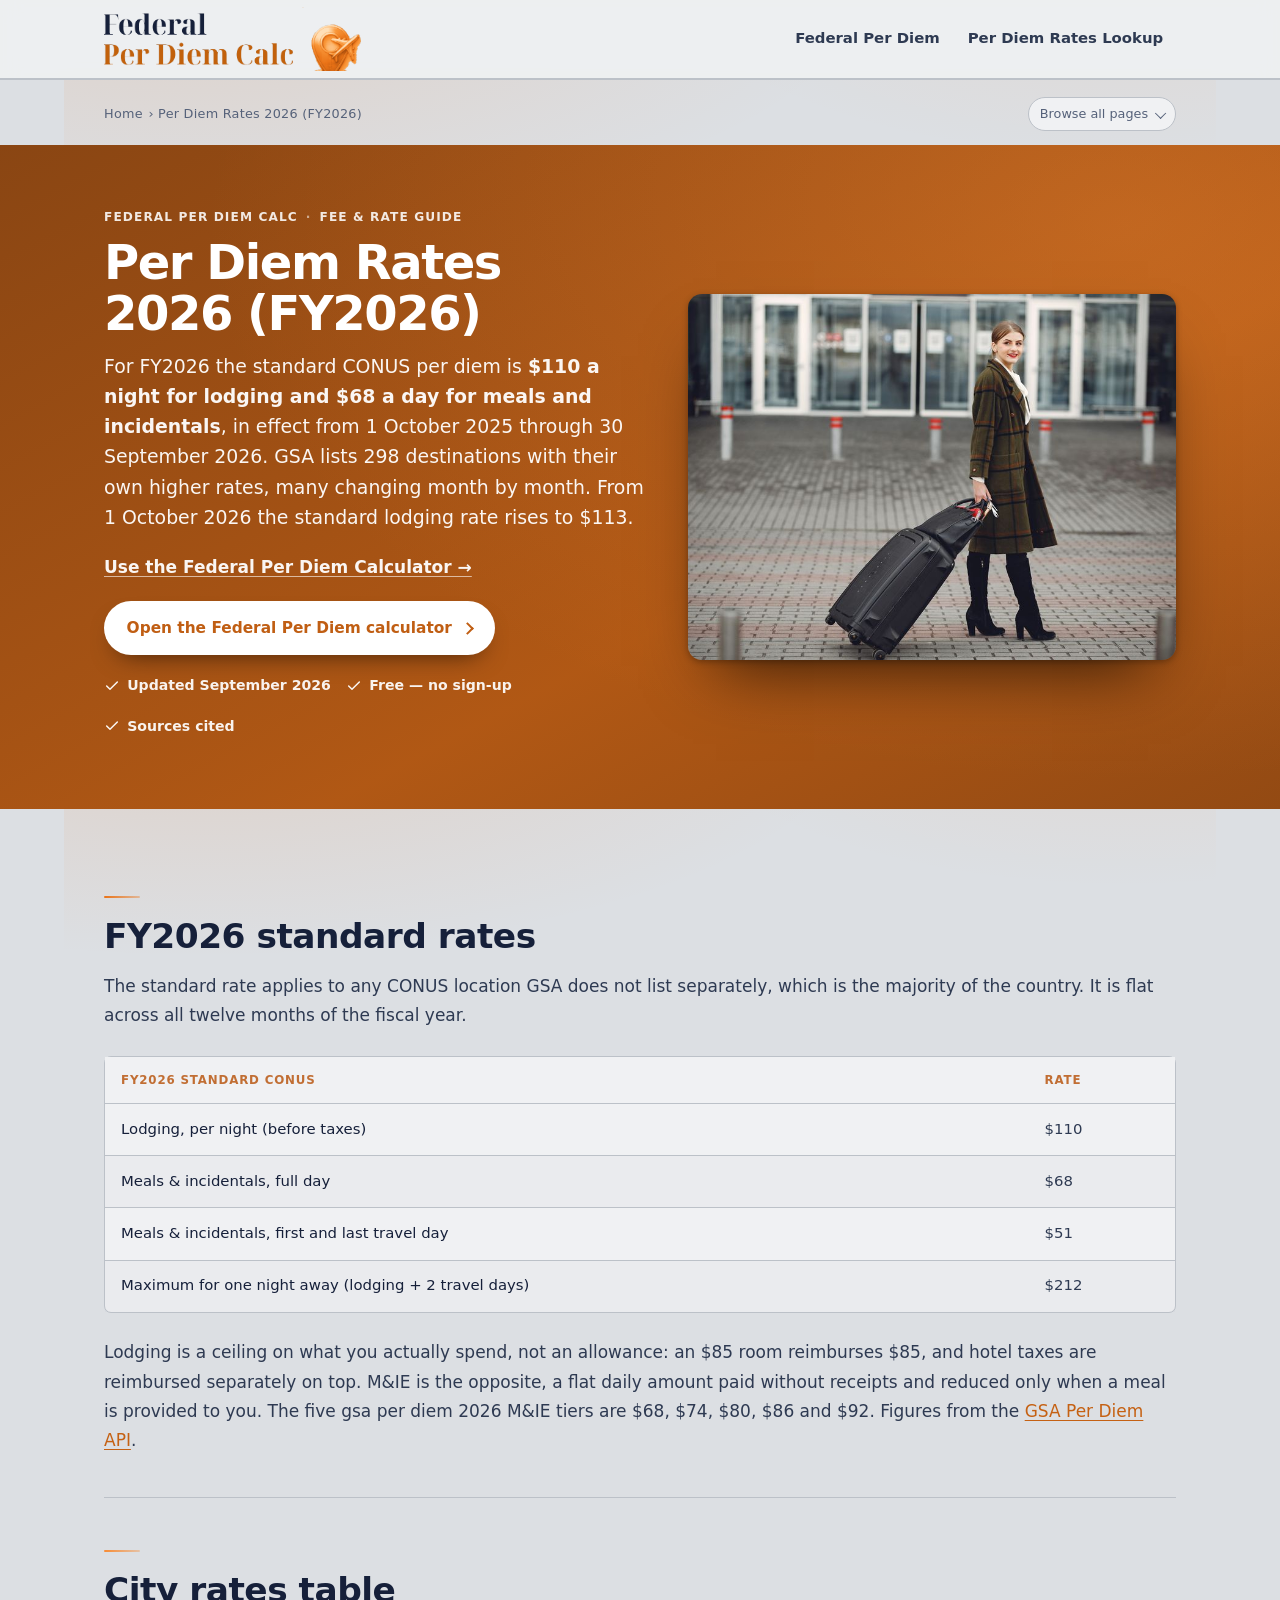
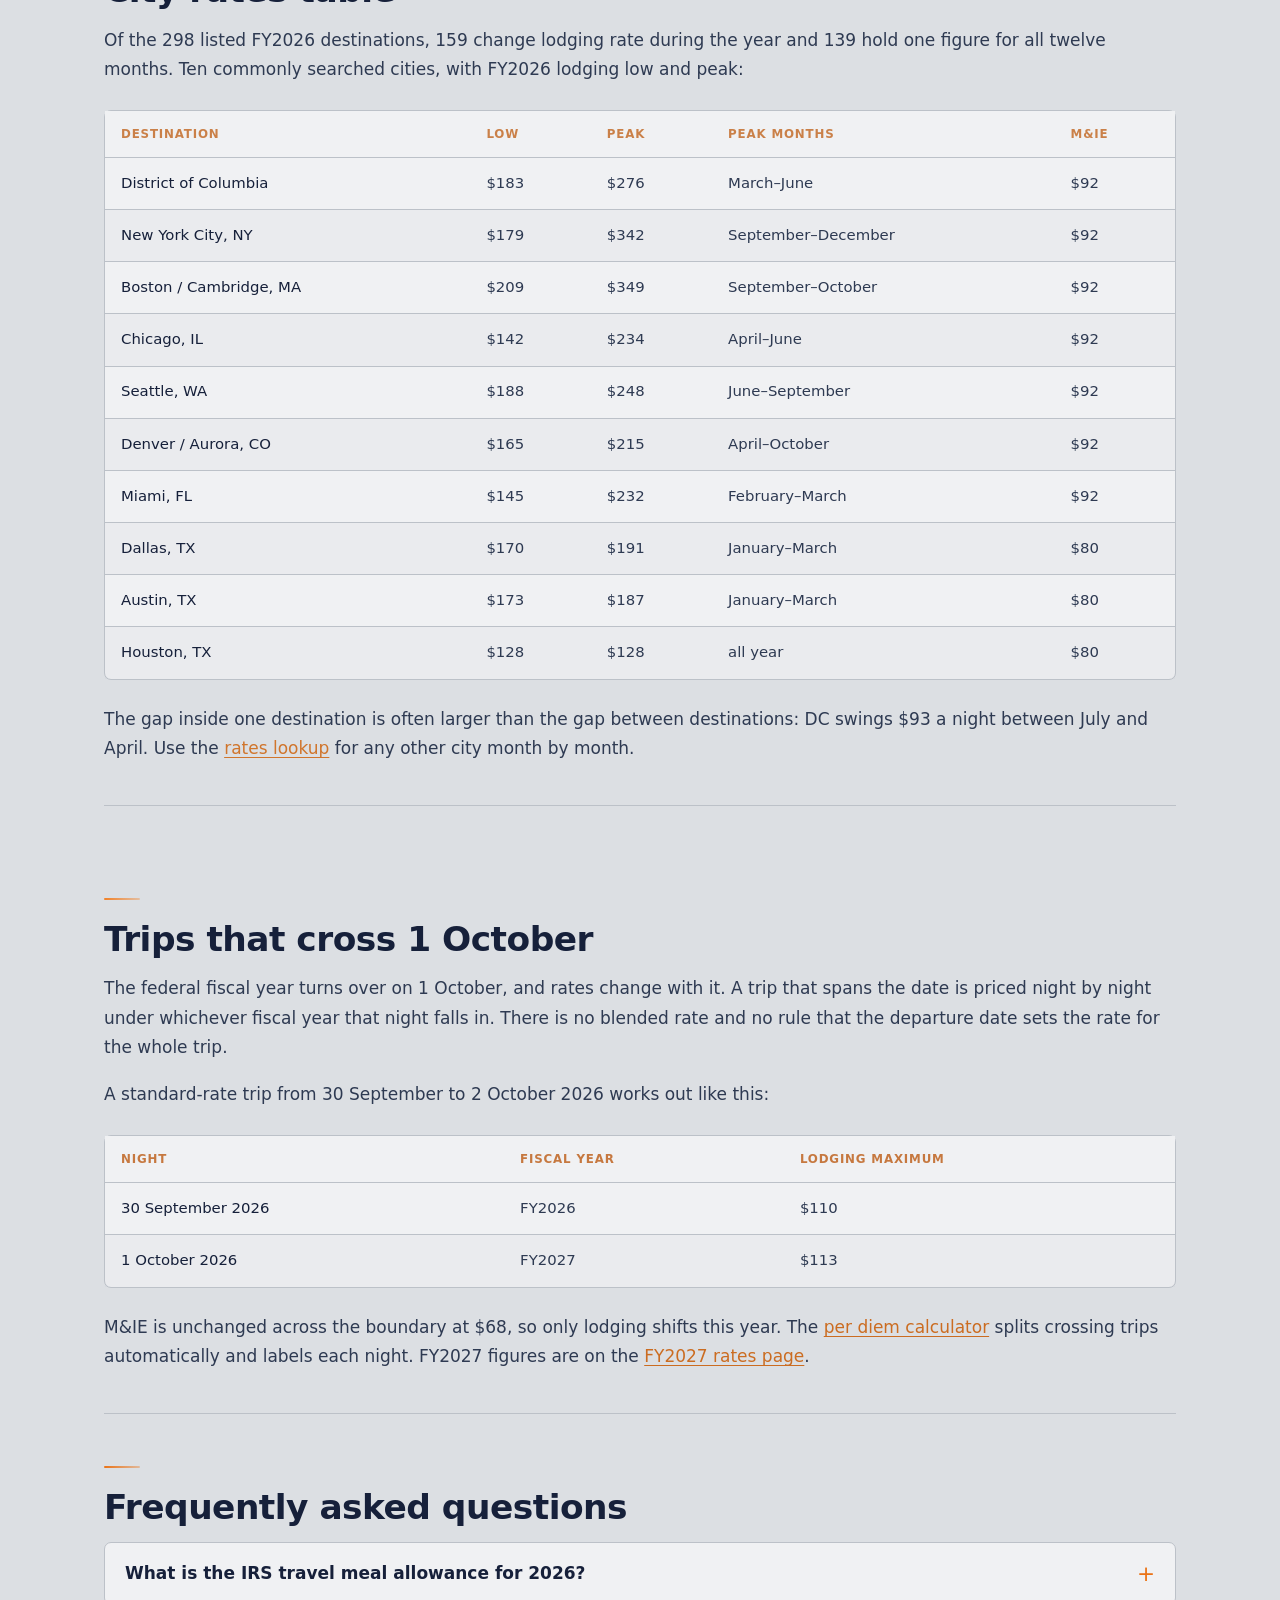
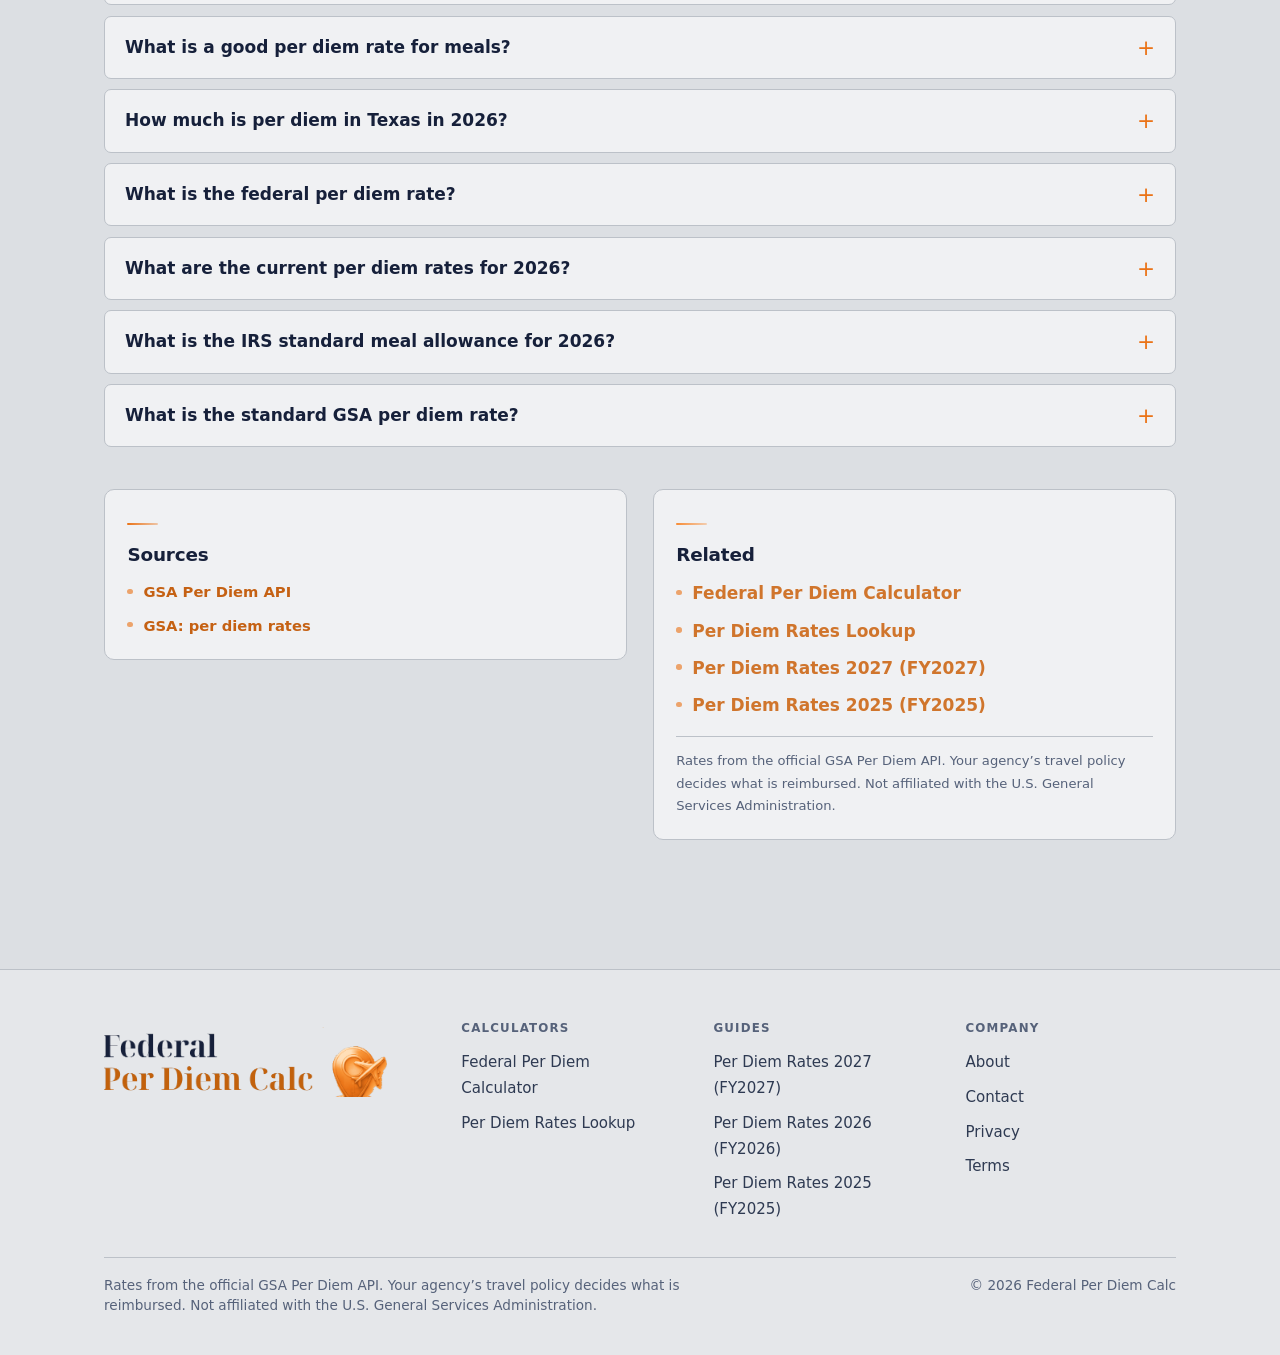
<file: per-diem-rates-2026/index.html>
<!doctype html>
<html lang="en-US" class="layout-dashboard">
<head>
<meta charset="utf-8">
<meta name="viewport" content="width=device-width, initial-scale=1">
<title>Per Diem Rates 2026: FY2026 Standard and City Rates</title>
<meta name="description" content="FY2026 federal per diem rates (1 October 2025 – 30 September 2026): standard lodging $110, M&amp;IE $68, and city rates.">
<link rel="canonical" href="https://federalperdiemcalc.com/per-diem-rates-2026/">
<meta property="og:title" content="Per Diem Rates 2026: FY2026 Standard and City Rates">
<meta property="og:description" content="FY2026 federal per diem rates (1 October 2025 – 30 September 2026): standard lodging $110, M&amp;IE $68, and city rates.">
<meta property="og:url" content="https://federalperdiemcalc.com/per-diem-rates-2026/">
<meta property="og:type" content="website">
<link rel="stylesheet" href="/assets/site.css">
<link rel="stylesheet" href="/assets/layouts.css">
<style>:root{--brand:#ea7317;--accent:#fb923c;--bg:#dcdfe3;--surface:#f0f1f3;--soft:#e5e7ea;--sunken:#cfd3d8;--ink:#16203a;--ink-2:#2e3a52;--muted:#56627a;--line:#bcc1c8;--line-strong:#9ea5ae;--brand-ink:color-mix(in srgb,var(--brand) 82%,#000 18%);--brand-soft:color-mix(in srgb,var(--brand) 9%,var(--bg));--brand-line:color-mix(in srgb,var(--brand) 28%,var(--line));--warn:#8a4b00;--warn-bg:color-mix(in srgb,#f59e0b 16%,var(--surface));--ok:#0f7b46}:root[data-theme="light"]{--brand:#ea7317;--accent:#fb923c;--bg:#dcdfe3;--surface:#f0f1f3;--soft:#e5e7ea;--sunken:#cfd3d8;--ink:#16203a;--ink-2:#2e3a52;--muted:#56627a;--line:#bcc1c8;--line-strong:#9ea5ae;--brand-ink:color-mix(in srgb,var(--brand) 82%,#000 18%);--brand-soft:color-mix(in srgb,var(--brand) 9%,var(--bg));--brand-line:color-mix(in srgb,var(--brand) 28%,var(--line));--warn:#8a4b00;--warn-bg:color-mix(in srgb,#f59e0b 16%,var(--surface));--ok:#0f7b46}:root[data-theme="dark"]{--brand:#ea7317;--accent:#fb923c;--bg:#dcdfe3;--surface:#f0f1f3;--soft:#e5e7ea;--sunken:#cfd3d8;--ink:#16203a;--ink-2:#2e3a52;--muted:#56627a;--line:#bcc1c8;--line-strong:#9ea5ae;--brand-ink:color-mix(in srgb,var(--brand) 82%,#000 18%);--brand-soft:color-mix(in srgb,var(--brand) 9%,var(--bg));--brand-line:color-mix(in srgb,var(--brand) 28%,var(--line));--warn:#8a4b00;--warn-bg:color-mix(in srgb,#f59e0b 16%,var(--surface));--ok:#0f7b46}</style>
<script type="application/ld+json">{"@context":"https://schema.org","@type":"BreadcrumbList","itemListElement":[{"@type":"ListItem","position":1,"name":"Federal Per Diem Calc","item":"https://federalperdiemcalc.com/"},{"@type":"ListItem","position":2,"name":"Per Diem Rates 2026 (FY2026)","item":"https://federalperdiemcalc.com/per-diem-rates-2026/"}]}</script>
<script type="application/ld+json">{"@context":"https://schema.org","@type":"Article","headline":"Per Diem Rates 2026 (FY2026)","description":"FY2026 federal per diem rates (1 October 2025 – 30 September 2026): standard lodging $110, M&IE $68, and city rates.","url":"https://federalperdiemcalc.com/per-diem-rates-2026/","dateModified":"2026-09-16","author":{"@type":"Organization","name":"Federal Per Diem Calc","url":"https://federalperdiemcalc.com/"},"publisher":{"@type":"Organization","name":"Federal Per Diem Calc"}}</script>
<script>(function(){try{var t=localStorage.getItem("theme");if(t==="dark"||t==="light")document.documentElement.dataset.theme=t}catch(e){}})()</script>
<link rel="icon" href="/assets/brand/favicon.svg" type="image/svg+xml">
<link rel="icon" href="/assets/brand/icon-32.png" sizes="32x32" type="image/png">
<link rel="apple-touch-icon" href="/assets/brand/icon-180.png">
<link rel="manifest" href="/assets/brand/site.webmanifest">
<meta name="theme-color" content="#ea7317">
<meta property="og:image" content="https://federalperdiemcalc.com/assets/brand/og.png">
<meta property="og:image:width" content="1200">
<meta property="og:image:height" content="630">
<meta name="twitter:card" content="summary_large_image">
<meta name="twitter:image" content="https://federalperdiemcalc.com/assets/brand/og.png">
</head>
<body><a class="skip-link" href="#main">Skip to content</a>
<header class="site"><div class="wrap"><a class="logo" href="/" aria-label="Federal Per Diem Calc home"><span class="logo-mark"><img class="lk" src="/assets/brand/lockup.svg" alt="" width="704" height="175" loading="eager" decoding="async"></span></a><input class="nav-toggle" type="checkbox" id="nav-toggle" aria-label="Open menu"><label class="burger" for="nav-toggle" aria-hidden="true"><span></span></label><nav class="site" aria-label="Primary"><a href="/per-diem-calculator/">Federal Per Diem</a><a href="/per-diem-rates/">Per Diem Rates Lookup</a></nav></div></header>
<main id="main">
<div class="wrap"><nav class="breadcrumb" aria-label="Breadcrumb"><a href="/">Home</a> › Per Diem Rates 2026 (FY2026)</nav><details class="subnav"><summary><span>Browse all pages</span></summary><div class="subnav-grid"><div class="subnav-col"><p class="subnav-h">Calculators</p><ul><li><a href="/per-diem-calculator/">Federal Per Diem Calculator</a></li><li><a href="/per-diem-rates/">Per Diem Rates Lookup</a></li></ul></div><div class="subnav-col"><p class="subnav-h">Guides</p><ul><li><a href="/per-diem-rates-2027/">Per Diem Rates 2027 (FY2027)</a></li><li><a href="/per-diem-rates-2026/" aria-current="page">Per Diem Rates 2026 (FY2026)</a></li><li><a href="/per-diem-rates-2025/">Per Diem Rates 2025 (FY2025)</a></li></ul></div></div></details></div>
<section class="hero-band"><div class="hero">
<div>
<p class="eyebrow">Federal Per Diem Calc <span aria-hidden="true">&middot;</span> Fee &amp; rate guide</p>
<h1>Per Diem Rates 2026 (FY2026)</h1>
<p class="answer">For FY2026 the standard CONUS per diem is <strong>$110 a night for lodging and $68 a day for meals and incidentals</strong>, in effect from 1 October 2025 through 30 September 2026. GSA lists 298 destinations with their own higher rates, many changing month by month. From 1 October 2026 the standard lodging rate rises to $113.</p>
<p class="updated">Updated <time datetime="2026-09-16">16 September 2026</time></p>
<p><a href="/per-diem-calculator/"><strong>Use the Federal Per Diem Calculator →</strong></a></p>
<div class="hero-cta"><a class="btn-hero" href="/per-diem-calculator/">Open the Federal Per Diem calculator</a></div><ul class="hero-chips"><li><svg viewBox="0 0 24 24" fill="none" stroke="currentColor" stroke-width="2.2" stroke-linecap="round" stroke-linejoin="round" aria-hidden="true"><path d="M4 12l5 5L20 6"/></svg>Updated September 2026</li><li><svg viewBox="0 0 24 24" fill="none" stroke="currentColor" stroke-width="2.2" stroke-linecap="round" stroke-linejoin="round" aria-hidden="true"><path d="M4 12l5 5L20 6"/></svg>Free &mdash; no sign-up</li><li><svg viewBox="0 0 24 24" fill="none" stroke="currentColor" stroke-width="2.2" stroke-linecap="round" stroke-linejoin="round" aria-hidden="true"><path d="M4 12l5 5L20 6"/></svg>Sources cited</li></ul>
</div>
<figure class="hero-art hero-photo"><img src="/assets/img/p-per-diem-rates-2026.jpg" alt="Silhouette of person standing in front of glass while taking photo of plane" width="900" height="600" loading="eager" decoding="async" fetchpriority="high"></figure>
</div></section>
<div class="wrap">

<div class="ad-slot"><!-- Ad slot 1 (below the tool). Leave empty until AdSense is approved. --></div>
<section class="sec">
<h2>FY2026 standard rates</h2>
<p>The standard rate applies to any CONUS location GSA does not list separately, which is the majority of the country. It is flat across all twelve months of the fiscal year.</p>
<table>
<thead><tr><th>FY2026 standard CONUS</th><th>Rate</th></tr></thead>
<tbody>
<tr><td>Lodging, per night (before taxes)</td><td>$110</td></tr>
<tr><td>Meals &amp; incidentals, full day</td><td>$68</td></tr>
<tr><td>Meals &amp; incidentals, first and last travel day</td><td>$51</td></tr>
<tr><td>Maximum for one night away (lodging + 2 travel days)</td><td>$212</td></tr>
</tbody>
</table>
<p>Lodging is a ceiling on what you actually spend, not an allowance: an $85 room reimburses $85, and hotel taxes are reimbursed separately on top. M&amp;IE is the opposite, a flat daily amount paid without receipts and reduced only when a meal is provided to you. The five gsa per diem 2026 M&amp;IE tiers are $68, $74, $80, $86 and $92. Figures from the <a href="https://open.gsa.gov/api/perdiem/" rel="nofollow noopener">GSA Per Diem API</a>.</p>
</section>
<section class="sec">
<h2>City rates table</h2>
<p>Of the 298 listed FY2026 destinations, 159 change lodging rate during the year and 139 hold one figure for all twelve months. Ten commonly searched cities, with FY2026 lodging low and peak:</p>
<table>
<thead><tr><th>Destination</th><th>Low</th><th>Peak</th><th>Peak months</th><th>M&amp;IE</th></tr></thead>
<tbody>
<tr><td>District of Columbia</td><td>$183</td><td>$276</td><td>March&ndash;June</td><td>$92</td></tr>
<tr><td>New York City, NY</td><td>$179</td><td>$342</td><td>September&ndash;December</td><td>$92</td></tr>
<tr><td>Boston / Cambridge, MA</td><td>$209</td><td>$349</td><td>September&ndash;October</td><td>$92</td></tr>
<tr><td>Chicago, IL</td><td>$142</td><td>$234</td><td>April&ndash;June</td><td>$92</td></tr>
<tr><td>Seattle, WA</td><td>$188</td><td>$248</td><td>June&ndash;September</td><td>$92</td></tr>
<tr><td>Denver / Aurora, CO</td><td>$165</td><td>$215</td><td>April&ndash;October</td><td>$92</td></tr>
<tr><td>Miami, FL</td><td>$145</td><td>$232</td><td>February&ndash;March</td><td>$92</td></tr>
<tr><td>Dallas, TX</td><td>$170</td><td>$191</td><td>January&ndash;March</td><td>$80</td></tr>
<tr><td>Austin, TX</td><td>$173</td><td>$187</td><td>January&ndash;March</td><td>$80</td></tr>
<tr><td>Houston, TX</td><td>$128</td><td>$128</td><td>all year</td><td>$80</td></tr>
</tbody>
</table>
<p>The gap inside one destination is often larger than the gap between destinations: DC swings $93 a night between July and April. Use the <a href="/per-diem-rates/">rates lookup</a> for any other city month by month.</p>
</section>
<section class="sec">
<h2>Trips that cross 1 October</h2>
<p>The federal fiscal year turns over on 1 October, and rates change with it. A trip that spans the date is priced night by night under whichever fiscal year that night falls in. There is no blended rate and no rule that the departure date sets the rate for the whole trip.</p>
<p>A standard-rate trip from 30 September to 2 October 2026 works out like this:</p>
<table>
<thead><tr><th>Night</th><th>Fiscal year</th><th>Lodging maximum</th></tr></thead>
<tbody>
<tr><td>30 September 2026</td><td>FY2026</td><td>$110</td></tr>
<tr><td>1 October 2026</td><td>FY2027</td><td>$113</td></tr>
</tbody>
</table>
<p>M&amp;IE is unchanged across the boundary at $68, so only lodging shifts this year. The <a href="/per-diem-calculator/">per diem calculator</a> splits crossing trips automatically and labels each night. FY2027 figures are on the <a href="/per-diem-rates-2027/">FY2027 rates page</a>.</p>
</section>
<section class="sec">
<h2>Frequently asked questions</h2>
<div class="faq">
<details><summary>What is the IRS travel meal allowance for 2026?</summary><p>For FY2026 it is $68 a day at the standard CONUS rate, rising to $74, $80, $86 or $92 at higher-cost destinations. The IRS accepts the GSA figures for domestic business travel, so an employer reimbursing at or below them does not need meal receipts. The first and last travel days are paid at 75%, or $51 on the standard rate.</p></details>
<details><summary>What is a good per diem rate for meals?</summary><p>The GSA tiers are the practical benchmark: $68 a day covers most of the country, with $74 to $92 in higher-cost cities. Paying at those levels keeps reimbursement non-taxable and matches what federal travellers receive. Paying more is allowed for private employers, but the excess is treated as taxable wages unless supported by actual receipts.</p></details>
<details><summary>How much is per diem in Texas in 2026?</summary><p>Texas has 11 separately listed destinations in FY2026; everywhere else in the state uses the $110 standard lodging rate. Dallas runs $170 to $191 a night with $80 M&amp;IE, Austin $173 to $187 with $80, Houston a flat $128 with $80, and San Antonio $137 to $161 with $74 M&amp;IE. Check the exact month before filing.</p></details>
<details><summary>What is the federal per diem rate?</summary><p>It is the maximum daily reimbursement GSA sets for federal travel, split into a nightly lodging ceiling and a daily meals and incidentals allowance. FY2026 standard: $110 and $68. FY2027 standard from 1 October 2026: $113 and $68. Listed destinations carry their own figures, and lodging is reimbursed at actual cost up to the ceiling.</p></details>
<details><summary>What are the current per diem rates for 2026?</summary><p>FY2026 rates apply from 1 October 2025 to 30 September 2026: $110 standard lodging, $68 standard M&amp;IE, and 298 listed destinations with their own rates. M&amp;IE tiers are $68, $74, $80, $86 and $92. Trips taking place on or after 1 October 2026 fall under FY2027, where standard lodging is $113.</p></details>
<details><summary>What is the IRS standard meal allowance for 2026?</summary><p>$68 a day for FY2026 at the standard CONUS rate, the same figure GSA publishes for federal travellers. It covers meals plus $5 of incidentals such as tips to hotel staff. Higher-cost destinations run to $92. Reduce it to 75% on the first and last day of travel, and deduct the relevant meal amount whenever a meal is provided.</p></details>
<details><summary>What is the standard GSA per diem rate?</summary><p>The standard rate is the fallback for any CONUS location GSA does not list separately. For FY2026 it is $110 lodging and $68 M&amp;IE; for FY2027 it is $113 and $68. Roughly 300 destinations are listed with their own higher rates each year, so the standard rate covers most of the country by area.</p></details>
</div>
</section>
<div class="endmatter"><section class="sec is-short">
<h2>Sources</h2>
<ul class="sources">
<li><a href="https://open.gsa.gov/api/perdiem/" rel="nofollow noopener">GSA Per Diem API</a></li>
<li><a href="https://www.gsa.gov/travel/plan-a-trip/per-diem-rates" rel="nofollow noopener">GSA: per diem rates</a></li>
</ul>
</section>
<section class="sec is-short">
<h2>Related</h2>
<ul>
<li><a href="/per-diem-calculator/">Federal Per Diem Calculator</a></li>
<li><a href="/per-diem-rates/">Per Diem Rates Lookup</a></li>
<li><a href="/per-diem-rates-2027/">Per Diem Rates 2027 (FY2027)</a></li>
<li><a href="/per-diem-rates-2025/">Per Diem Rates 2025 (FY2025)</a></li>
</ul>
<p class="disclaimer">Rates from the official GSA Per Diem API. Your agency’s travel policy decides what is reimbursed. Not affiliated with the U.S. General Services Administration.</p>
</section></div>
</div></main>
<footer class="site"><div class="wrap">
<div class="f-brand"><a class="footer-brand" href="/" aria-label="Federal Per Diem Calc home"><span class="logo-mark"><img class="lk" src="/assets/brand/lockup.svg" alt="" width="704" height="175" loading="lazy" decoding="async"></span></a></div>
<nav class="f-col" aria-label="Calculators"><h3>Calculators</h3><ul><li><a href="/per-diem-calculator/">Federal Per Diem Calculator</a></li><li><a href="/per-diem-rates/">Per Diem Rates Lookup</a></li></ul></nav>
<nav class="f-col" aria-label="Guides"><h3>Guides</h3><ul><li><a href="/per-diem-rates-2027/">Per Diem Rates 2027 (FY2027)</a></li><li><a href="/per-diem-rates-2026/">Per Diem Rates 2026 (FY2026)</a></li><li><a href="/per-diem-rates-2025/">Per Diem Rates 2025 (FY2025)</a></li></ul></nav>
<nav class="f-col" aria-label="Company"><h3>Company</h3><ul><li><a href="/about/">About</a></li><li><a href="/contact/">Contact</a></li><li><a href="/privacy/">Privacy</a></li><li><a href="/terms/">Terms</a></li></ul></nav>
<div class="f-legal"><p>Rates from the official GSA Per Diem API. Your agency’s travel policy decides what is reimbursed. Not affiliated with the U.S. General Services Administration.</p><p>© <span id="y"></span> Federal Per Diem Calc</p></div>
</div></footer>
<script>document.getElementById('y').textContent=new Date().getFullYear()</script>

</body>
</html>
</file>
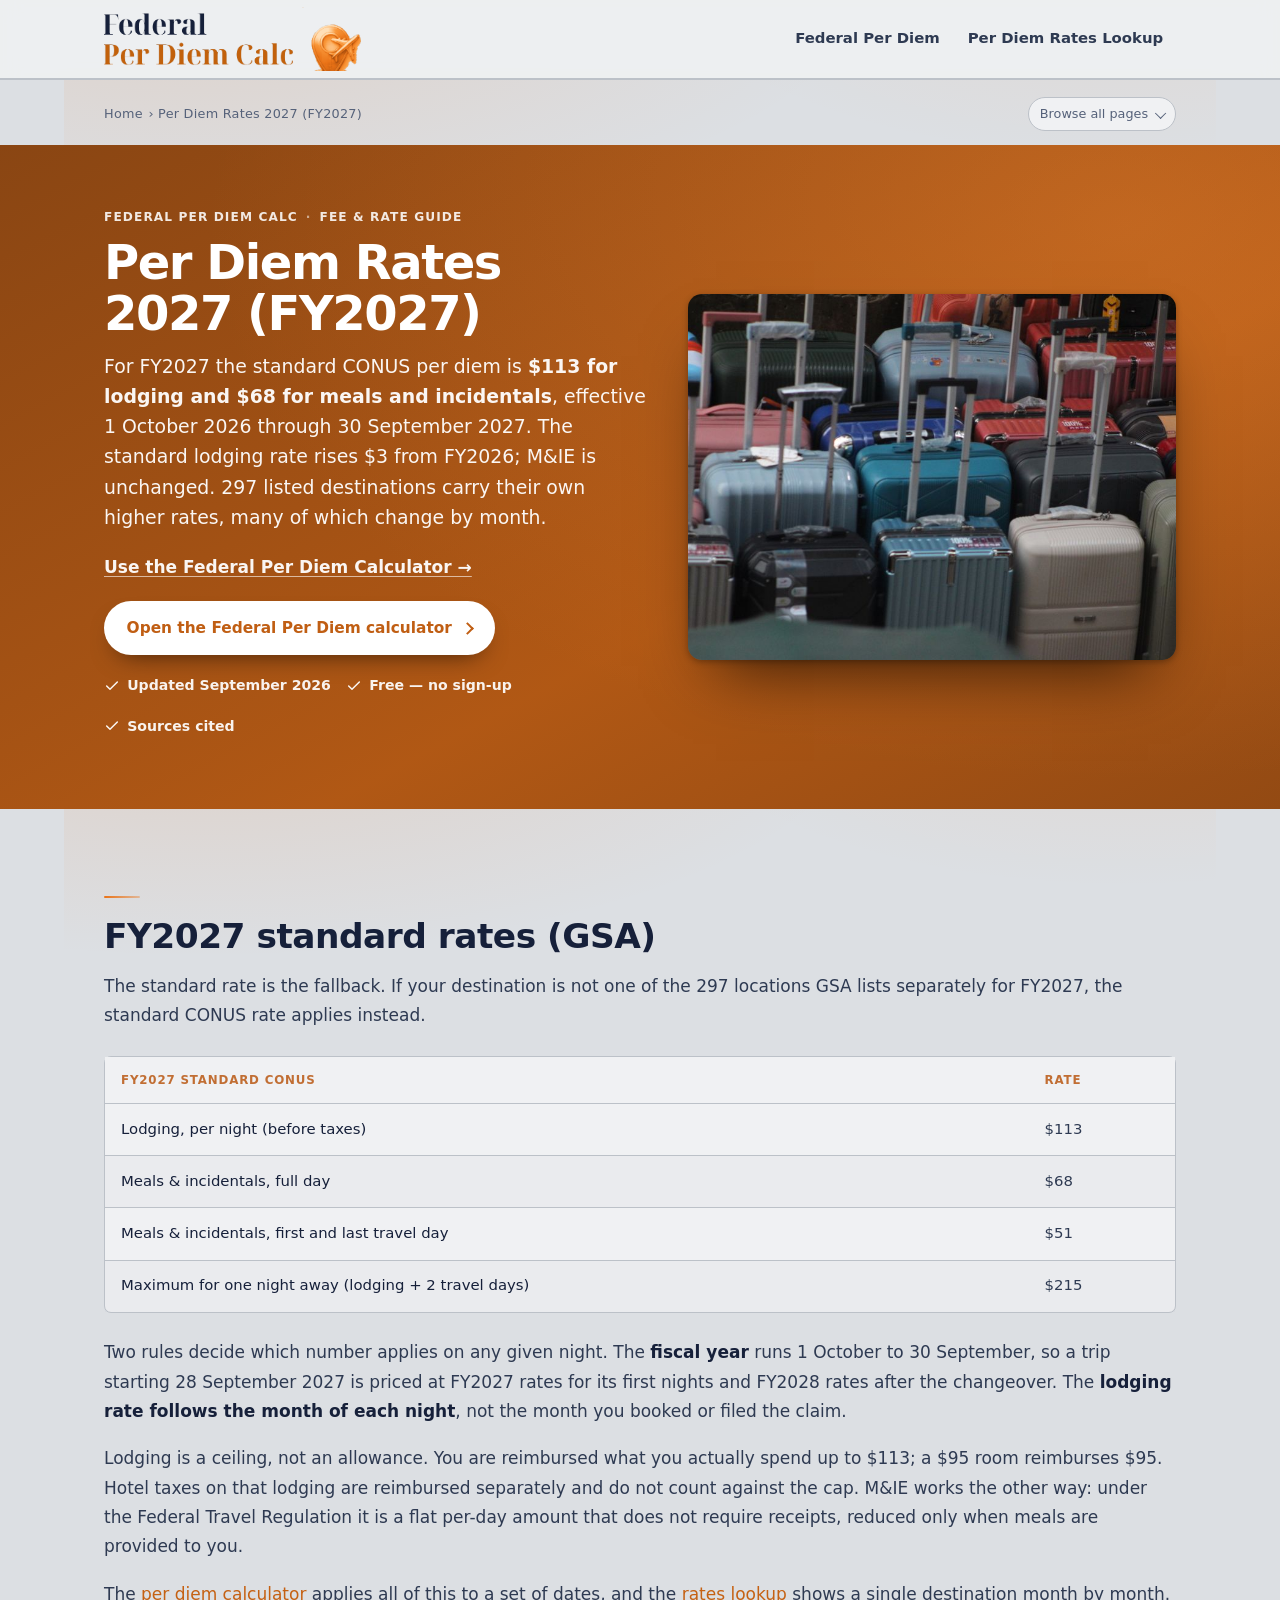
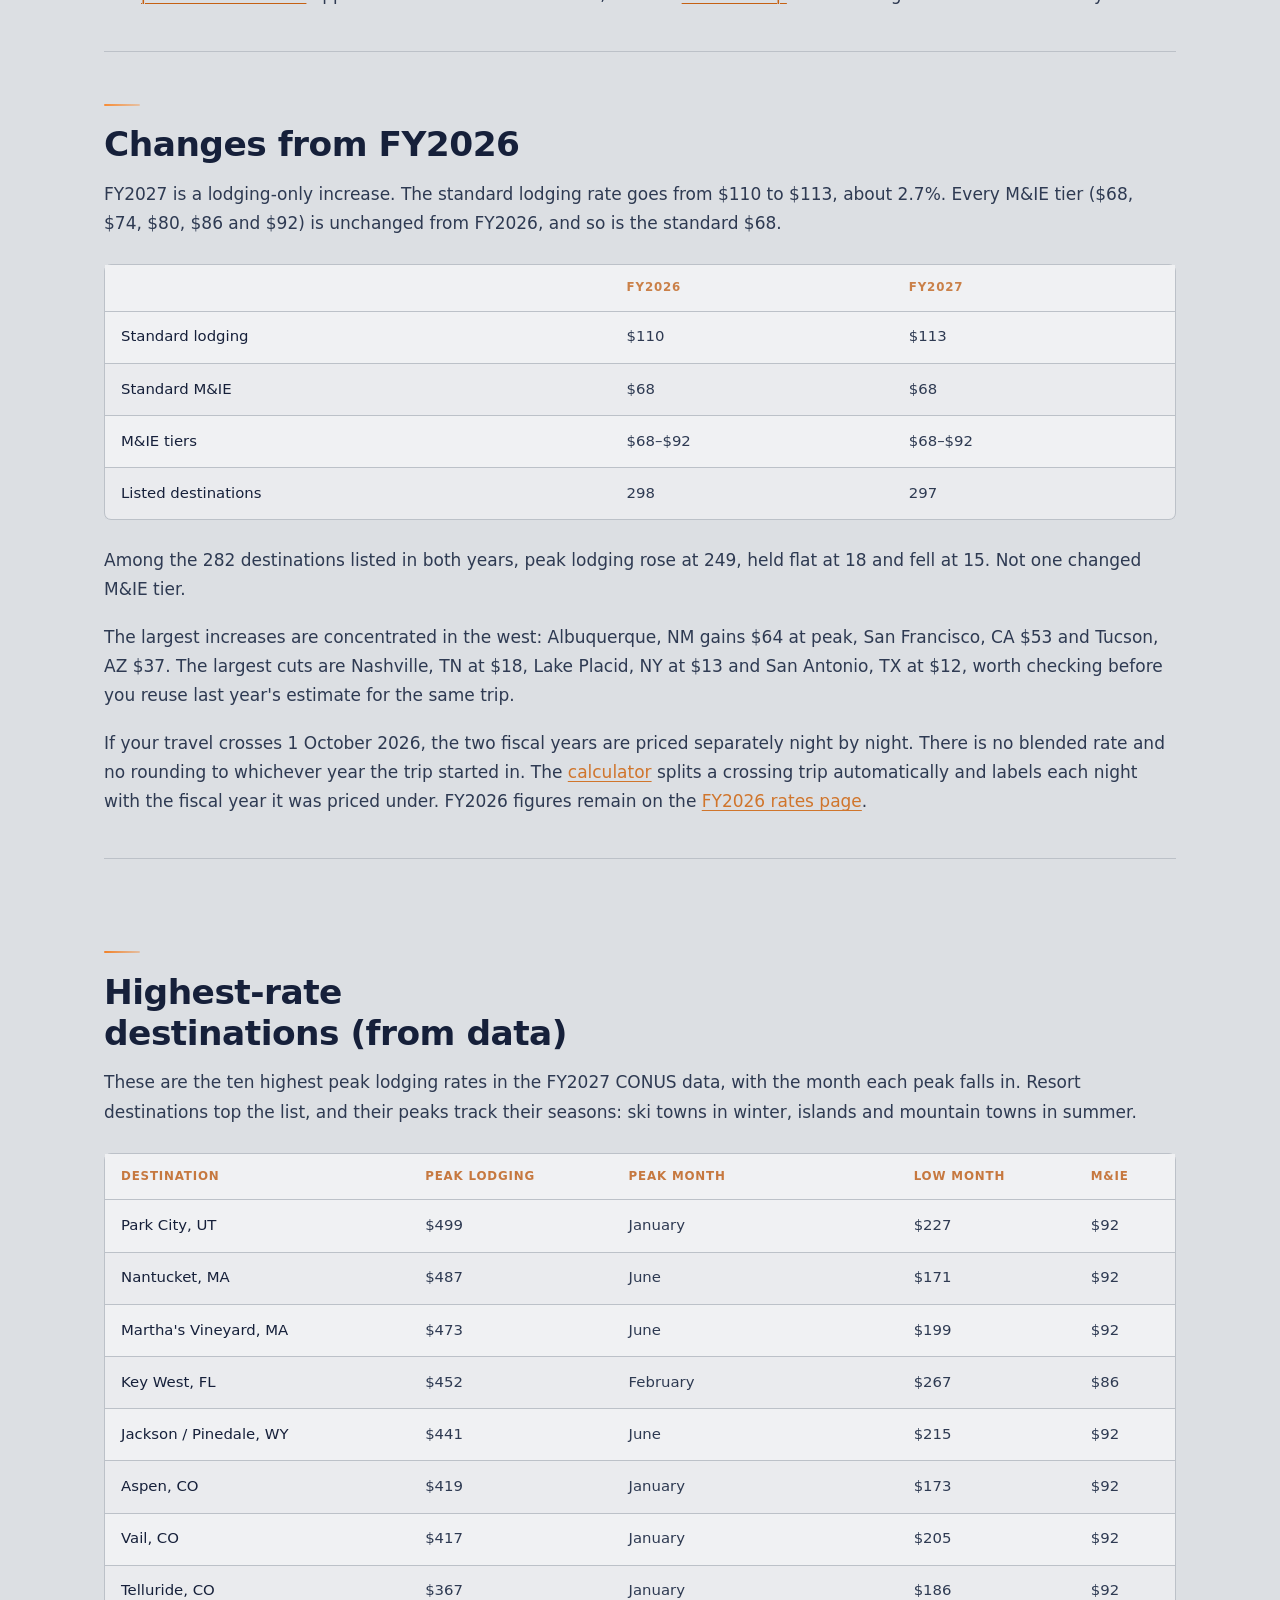
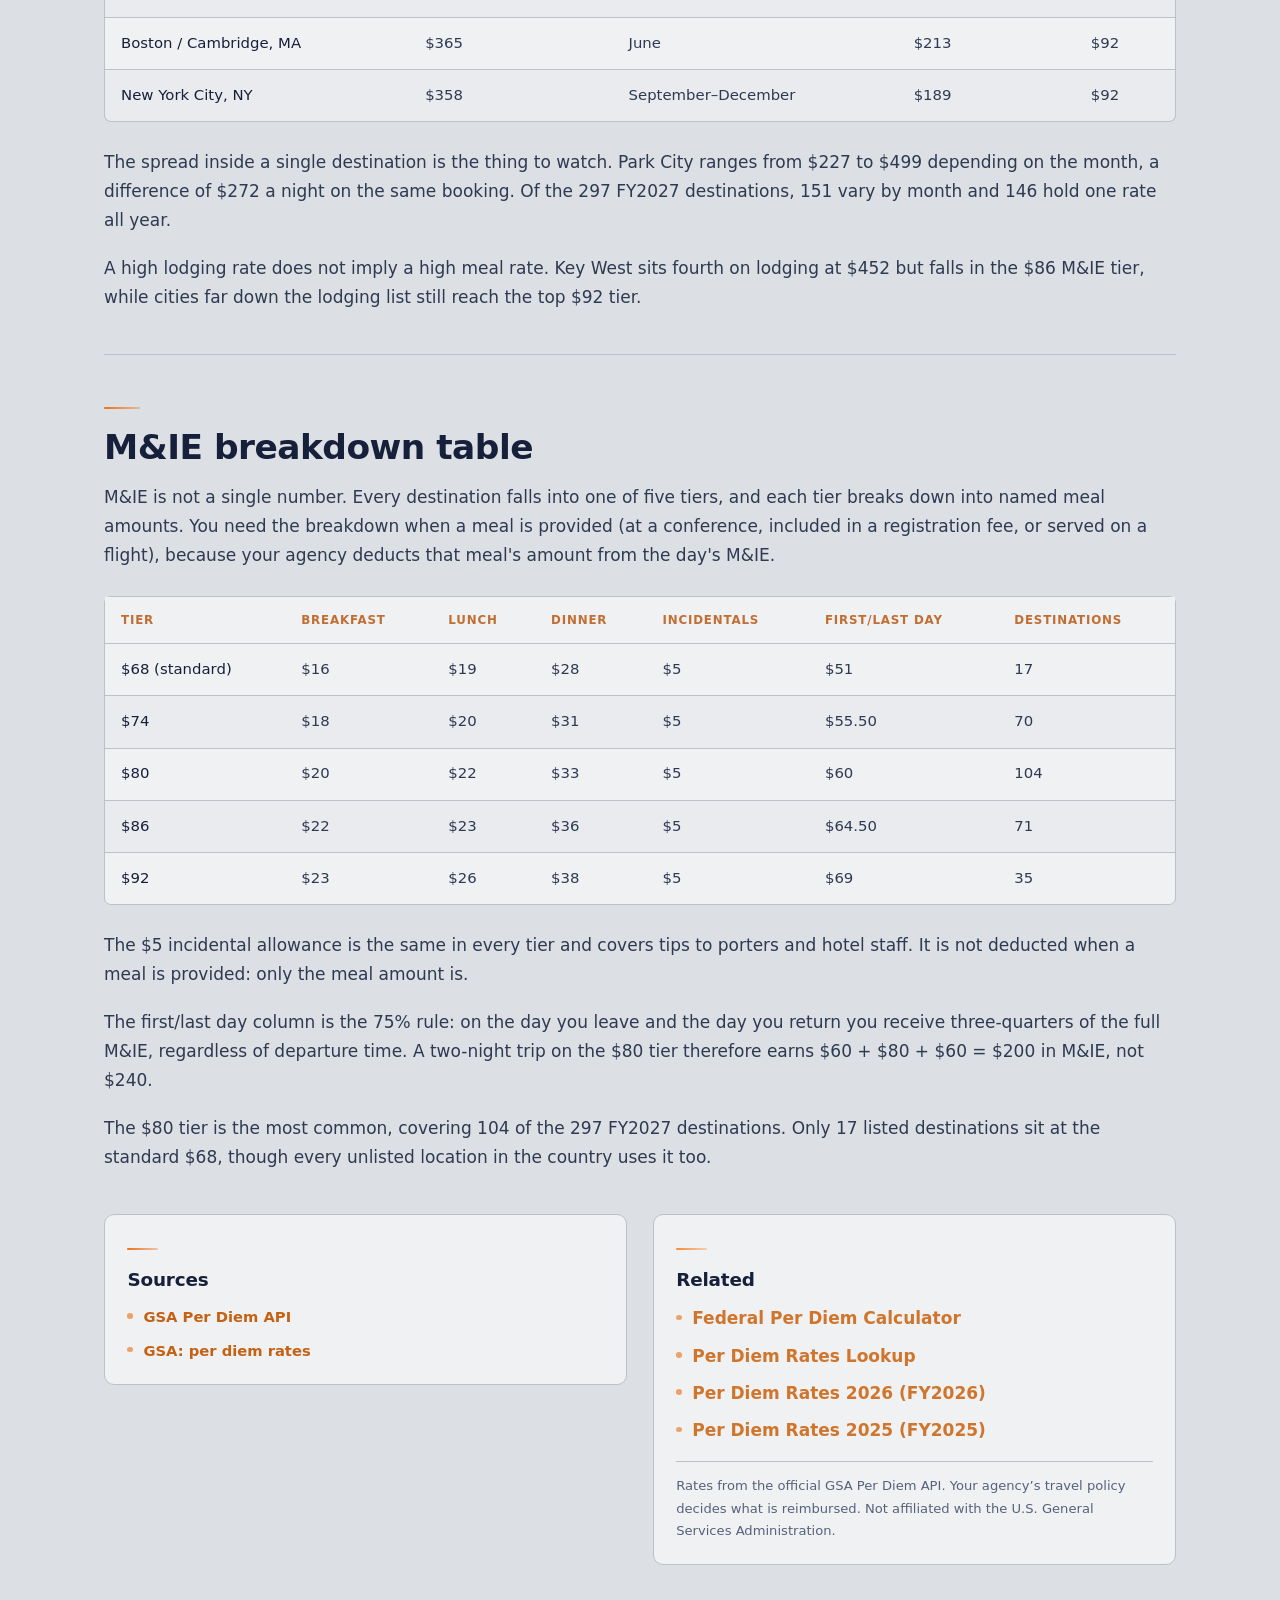
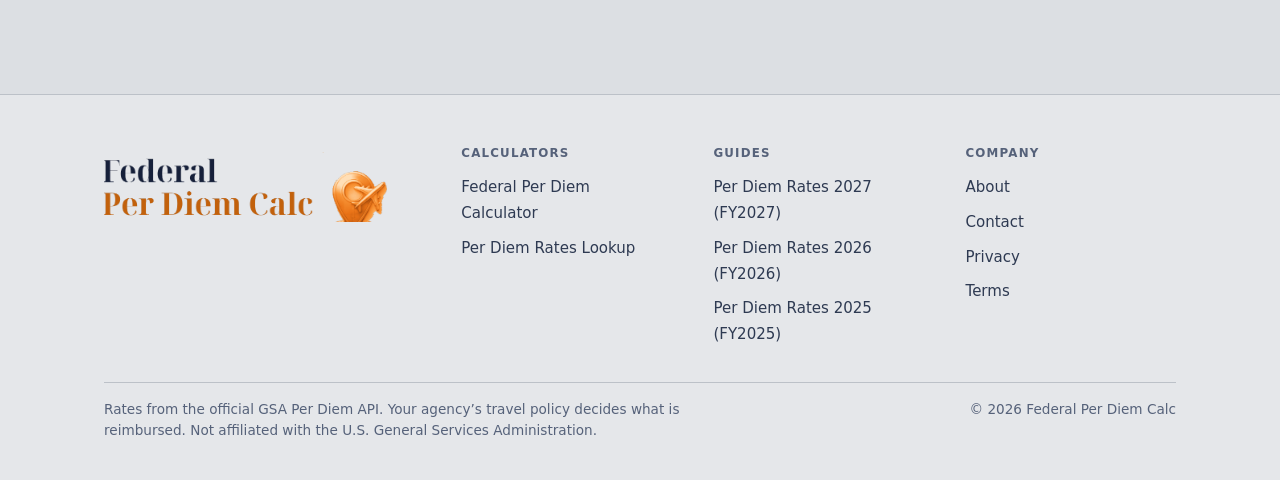
<file: per-diem-rates-2027/index.html>
<!doctype html>
<html lang="en-US" class="layout-dashboard">
<head>
<meta charset="utf-8">
<meta name="viewport" content="width=device-width, initial-scale=1">
<title>Per Diem Rates FY2027: Standard $113 Lodging, $68 M&amp;IE</title>
<meta name="description" content="FY2027 federal per diem rates from 1 October 2026: standard lodging and meals, what changed from FY2026, and the highest-rate cities.">
<link rel="canonical" href="https://federalperdiemcalc.com/per-diem-rates-2027/">
<meta property="og:title" content="Per Diem Rates FY2027: Standard $113 Lodging, $68 M&amp;IE">
<meta property="og:description" content="FY2027 federal per diem rates from 1 October 2026: standard lodging and meals, what changed from FY2026, and the highest-rate cities.">
<meta property="og:url" content="https://federalperdiemcalc.com/per-diem-rates-2027/">
<meta property="og:type" content="website">
<link rel="stylesheet" href="/assets/site.css">
<link rel="stylesheet" href="/assets/layouts.css">
<style>:root{--brand:#ea7317;--accent:#fb923c;--bg:#dcdfe3;--surface:#f0f1f3;--soft:#e5e7ea;--sunken:#cfd3d8;--ink:#16203a;--ink-2:#2e3a52;--muted:#56627a;--line:#bcc1c8;--line-strong:#9ea5ae;--brand-ink:color-mix(in srgb,var(--brand) 82%,#000 18%);--brand-soft:color-mix(in srgb,var(--brand) 9%,var(--bg));--brand-line:color-mix(in srgb,var(--brand) 28%,var(--line));--warn:#8a4b00;--warn-bg:color-mix(in srgb,#f59e0b 16%,var(--surface));--ok:#0f7b46}:root[data-theme="light"]{--brand:#ea7317;--accent:#fb923c;--bg:#dcdfe3;--surface:#f0f1f3;--soft:#e5e7ea;--sunken:#cfd3d8;--ink:#16203a;--ink-2:#2e3a52;--muted:#56627a;--line:#bcc1c8;--line-strong:#9ea5ae;--brand-ink:color-mix(in srgb,var(--brand) 82%,#000 18%);--brand-soft:color-mix(in srgb,var(--brand) 9%,var(--bg));--brand-line:color-mix(in srgb,var(--brand) 28%,var(--line));--warn:#8a4b00;--warn-bg:color-mix(in srgb,#f59e0b 16%,var(--surface));--ok:#0f7b46}:root[data-theme="dark"]{--brand:#ea7317;--accent:#fb923c;--bg:#dcdfe3;--surface:#f0f1f3;--soft:#e5e7ea;--sunken:#cfd3d8;--ink:#16203a;--ink-2:#2e3a52;--muted:#56627a;--line:#bcc1c8;--line-strong:#9ea5ae;--brand-ink:color-mix(in srgb,var(--brand) 82%,#000 18%);--brand-soft:color-mix(in srgb,var(--brand) 9%,var(--bg));--brand-line:color-mix(in srgb,var(--brand) 28%,var(--line));--warn:#8a4b00;--warn-bg:color-mix(in srgb,#f59e0b 16%,var(--surface));--ok:#0f7b46}</style>
<script type="application/ld+json">{"@context":"https://schema.org","@type":"BreadcrumbList","itemListElement":[{"@type":"ListItem","position":1,"name":"Federal Per Diem Calc","item":"https://federalperdiemcalc.com/"},{"@type":"ListItem","position":2,"name":"Per Diem Rates 2027 (FY2027)","item":"https://federalperdiemcalc.com/per-diem-rates-2027/"}]}</script>
<script type="application/ld+json">{"@context":"https://schema.org","@type":"Article","headline":"Per Diem Rates 2027 (FY2027)","description":"FY2027 federal per diem rates from 1 October 2026: standard lodging and meals, what changed from FY2026, and the highest-rate cities.","url":"https://federalperdiemcalc.com/per-diem-rates-2027/","dateModified":"2026-09-16","author":{"@type":"Organization","name":"Federal Per Diem Calc","url":"https://federalperdiemcalc.com/"},"publisher":{"@type":"Organization","name":"Federal Per Diem Calc"}}</script>
<script>(function(){try{var t=localStorage.getItem("theme");if(t==="dark"||t==="light")document.documentElement.dataset.theme=t}catch(e){}})()</script>
<link rel="icon" href="/assets/brand/favicon.svg" type="image/svg+xml">
<link rel="icon" href="/assets/brand/icon-32.png" sizes="32x32" type="image/png">
<link rel="apple-touch-icon" href="/assets/brand/icon-180.png">
<link rel="manifest" href="/assets/brand/site.webmanifest">
<meta name="theme-color" content="#ea7317">
<meta property="og:image" content="https://federalperdiemcalc.com/assets/brand/og.png">
<meta property="og:image:width" content="1200">
<meta property="og:image:height" content="630">
<meta name="twitter:card" content="summary_large_image">
<meta name="twitter:image" content="https://federalperdiemcalc.com/assets/brand/og.png">
</head>
<body><a class="skip-link" href="#main">Skip to content</a>
<header class="site"><div class="wrap"><a class="logo" href="/" aria-label="Federal Per Diem Calc home"><span class="logo-mark"><img class="lk" src="/assets/brand/lockup.svg" alt="" width="704" height="175" loading="eager" decoding="async"></span></a><input class="nav-toggle" type="checkbox" id="nav-toggle" aria-label="Open menu"><label class="burger" for="nav-toggle" aria-hidden="true"><span></span></label><nav class="site" aria-label="Primary"><a href="/per-diem-calculator/">Federal Per Diem</a><a href="/per-diem-rates/">Per Diem Rates Lookup</a></nav></div></header>
<main id="main">
<div class="wrap"><nav class="breadcrumb" aria-label="Breadcrumb"><a href="/">Home</a> › Per Diem Rates 2027 (FY2027)</nav><details class="subnav"><summary><span>Browse all pages</span></summary><div class="subnav-grid"><div class="subnav-col"><p class="subnav-h">Calculators</p><ul><li><a href="/per-diem-calculator/">Federal Per Diem Calculator</a></li><li><a href="/per-diem-rates/">Per Diem Rates Lookup</a></li></ul></div><div class="subnav-col"><p class="subnav-h">Guides</p><ul><li><a href="/per-diem-rates-2027/" aria-current="page">Per Diem Rates 2027 (FY2027)</a></li><li><a href="/per-diem-rates-2026/">Per Diem Rates 2026 (FY2026)</a></li><li><a href="/per-diem-rates-2025/">Per Diem Rates 2025 (FY2025)</a></li></ul></div></div></details></div>
<section class="hero-band"><div class="hero">
<div>
<p class="eyebrow">Federal Per Diem Calc <span aria-hidden="true">&middot;</span> Fee &amp; rate guide</p>
<h1>Per Diem Rates 2027 (FY2027)</h1>
<p class="answer">For FY2027 the standard CONUS per diem is <strong>$113 for lodging and $68 for meals and incidentals</strong>, effective 1 October 2026 through 30 September 2027. The standard lodging rate rises $3 from FY2026; M&amp;IE is unchanged. 297 listed destinations carry their own higher rates, many of which change by month.</p>
<p class="updated">Updated <time datetime="2026-09-16">16 September 2026</time></p>
<p><a href="/per-diem-calculator/"><strong>Use the Federal Per Diem Calculator →</strong></a></p>
<div class="hero-cta"><a class="btn-hero" href="/per-diem-calculator/">Open the Federal Per Diem calculator</a></div><ul class="hero-chips"><li><svg viewBox="0 0 24 24" fill="none" stroke="currentColor" stroke-width="2.2" stroke-linecap="round" stroke-linejoin="round" aria-hidden="true"><path d="M4 12l5 5L20 6"/></svg>Updated September 2026</li><li><svg viewBox="0 0 24 24" fill="none" stroke="currentColor" stroke-width="2.2" stroke-linecap="round" stroke-linejoin="round" aria-hidden="true"><path d="M4 12l5 5L20 6"/></svg>Free &mdash; no sign-up</li><li><svg viewBox="0 0 24 24" fill="none" stroke="currentColor" stroke-width="2.2" stroke-linecap="round" stroke-linejoin="round" aria-hidden="true"><path d="M4 12l5 5L20 6"/></svg>Sources cited</li></ul>
</div>
<figure class="hero-art hero-photo"><img src="/assets/img/p-per-diem-rates-2027.jpg" alt="White and blue airliner parked on port" width="900" height="600" loading="eager" decoding="async" fetchpriority="high"></figure>
</div></section>
<div class="wrap">

<div class="ad-slot"><!-- Ad slot 1 (below the tool). Leave empty until AdSense is approved. --></div>
<section class="sec">
<h2>FY2027 standard rates (GSA)</h2>
<p>The standard rate is the fallback. If your destination is not one of the 297 locations GSA lists separately for FY2027, the standard CONUS rate applies instead.</p>
<table>
<thead><tr><th>FY2027 standard CONUS</th><th>Rate</th></tr></thead>
<tbody>
<tr><td>Lodging, per night (before taxes)</td><td>$113</td></tr>
<tr><td>Meals &amp; incidentals, full day</td><td>$68</td></tr>
<tr><td>Meals &amp; incidentals, first and last travel day</td><td>$51</td></tr>
<tr><td>Maximum for one night away (lodging + 2 travel days)</td><td>$215</td></tr>
</tbody>
</table>
<p>Two rules decide which number applies on any given night. The <strong>fiscal year</strong> runs 1 October to 30 September, so a trip starting 28 September 2027 is priced at FY2027 rates for its first nights and FY2028 rates after the changeover. The <strong>lodging rate follows the month of each night</strong>, not the month you booked or filed the claim.</p>
<p>Lodging is a ceiling, not an allowance. You are reimbursed what you actually spend up to $113; a $95 room reimburses $95. Hotel taxes on that lodging are reimbursed separately and do not count against the cap. M&amp;IE works the other way: under the Federal Travel Regulation it is a flat per-day amount that does not require receipts, reduced only when meals are provided to you.</p>
<p>The <a href="/per-diem-calculator/">per diem calculator</a> applies all of this to a set of dates, and the <a href="/per-diem-rates/">rates lookup</a> shows a single destination month by month.</p>
</section>
<section class="sec">
<h2>Changes from FY2026</h2>
<p>FY2027 is a lodging-only increase. The standard lodging rate goes from $110 to $113, about 2.7%. Every M&amp;IE tier ($68, $74, $80, $86 and $92) is unchanged from FY2026, and so is the standard $68.</p>
<table>
<thead><tr><th></th><th>FY2026</th><th>FY2027</th></tr></thead>
<tbody>
<tr><td>Standard lodging</td><td>$110</td><td>$113</td></tr>
<tr><td>Standard M&amp;IE</td><td>$68</td><td>$68</td></tr>
<tr><td>M&amp;IE tiers</td><td>$68–$92</td><td>$68–$92</td></tr>
<tr><td>Listed destinations</td><td>298</td><td>297</td></tr>
</tbody>
</table>
<p>Among the 282 destinations listed in both years, peak lodging rose at 249, held flat at 18 and fell at 15. Not one changed M&amp;IE tier.</p>
<p>The largest increases are concentrated in the west: Albuquerque, NM gains $64 at peak, San Francisco, CA $53 and Tucson, AZ $37. The largest cuts are Nashville, TN at $18, Lake Placid, NY at $13 and San Antonio, TX at $12, worth checking before you reuse last year's estimate for the same trip.</p>
<p>If your travel crosses 1 October 2026, the two fiscal years are priced separately night by night. There is no blended rate and no rounding to whichever year the trip started in. The <a href="/per-diem-calculator/">calculator</a> splits a crossing trip automatically and labels each night with the fiscal year it was priced under. FY2026 figures remain on the <a href="/per-diem-rates-2026/">FY2026 rates page</a>.</p>
</section>
<section class="sec">
<h2>Highest-rate destinations (from data)</h2>
<p>These are the ten highest peak lodging rates in the FY2027 CONUS data, with the month each peak falls in. Resort destinations top the list, and their peaks track their seasons: ski towns in winter, islands and mountain towns in summer.</p>
<table>
<thead><tr><th>Destination</th><th>Peak lodging</th><th>Peak month</th><th>Low month</th><th>M&amp;IE</th></tr></thead>
<tbody>
<tr><td>Park City, UT</td><td>$499</td><td>January</td><td>$227</td><td>$92</td></tr>
<tr><td>Nantucket, MA</td><td>$487</td><td>June</td><td>$171</td><td>$92</td></tr>
<tr><td>Martha's Vineyard, MA</td><td>$473</td><td>June</td><td>$199</td><td>$92</td></tr>
<tr><td>Key West, FL</td><td>$452</td><td>February</td><td>$267</td><td>$86</td></tr>
<tr><td>Jackson / Pinedale, WY</td><td>$441</td><td>June</td><td>$215</td><td>$92</td></tr>
<tr><td>Aspen, CO</td><td>$419</td><td>January</td><td>$173</td><td>$92</td></tr>
<tr><td>Vail, CO</td><td>$417</td><td>January</td><td>$205</td><td>$92</td></tr>
<tr><td>Telluride, CO</td><td>$367</td><td>January</td><td>$186</td><td>$92</td></tr>
<tr><td>Boston / Cambridge, MA</td><td>$365</td><td>June</td><td>$213</td><td>$92</td></tr>
<tr><td>New York City, NY</td><td>$358</td><td>September–December</td><td>$189</td><td>$92</td></tr>
</tbody>
</table>
<p>The spread inside a single destination is the thing to watch. Park City ranges from $227 to $499 depending on the month, a difference of $272 a night on the same booking. Of the 297 FY2027 destinations, 151 vary by month and 146 hold one rate all year.</p>
<p>A high lodging rate does not imply a high meal rate. Key West sits fourth on lodging at $452 but falls in the $86 M&amp;IE tier, while cities far down the lodging list still reach the top $92 tier.</p>
</section>
<section class="sec">
<h2>M&amp;IE breakdown table</h2>

<p>M&amp;IE is not a single number. Every destination falls into one of five tiers, and each tier breaks down into named meal amounts. You need the breakdown when a meal is provided (at a conference, included in a registration fee, or served on a flight), because your agency deducts that meal's amount from the day's M&amp;IE.</p>
<table>
<thead><tr><th>Tier</th><th>Breakfast</th><th>Lunch</th><th>Dinner</th><th>Incidentals</th><th>First/last day</th><th>Destinations</th></tr></thead>
<tbody>
<tr><td>$68 (standard)</td><td>$16</td><td>$19</td><td>$28</td><td>$5</td><td>$51</td><td>17</td></tr>
<tr><td>$74</td><td>$18</td><td>$20</td><td>$31</td><td>$5</td><td>$55.50</td><td>70</td></tr>
<tr><td>$80</td><td>$20</td><td>$22</td><td>$33</td><td>$5</td><td>$60</td><td>104</td></tr>
<tr><td>$86</td><td>$22</td><td>$23</td><td>$36</td><td>$5</td><td>$64.50</td><td>71</td></tr>
<tr><td>$92</td><td>$23</td><td>$26</td><td>$38</td><td>$5</td><td>$69</td><td>35</td></tr>
</tbody>
</table>
<p>The $5 incidental allowance is the same in every tier and covers tips to porters and hotel staff. It is not deducted when a meal is provided: only the meal amount is.</p>
<p>The first/last day column is the 75% rule: on the day you leave and the day you return you receive three-quarters of the full M&amp;IE, regardless of departure time. A two-night trip on the $80 tier therefore earns $60 + $80 + $60 = $200 in M&amp;IE, not $240.</p>
<p>The $80 tier is the most common, covering 104 of the 297 FY2027 destinations. Only 17 listed destinations sit at the standard $68, though every unlisted location in the country uses it too.</p>
</section>
<div class="endmatter"><section class="sec is-short">
<h2>Sources</h2>
<ul class="sources">
<li><a href="https://open.gsa.gov/api/perdiem/" rel="nofollow noopener">GSA Per Diem API</a></li>
<li><a href="https://www.gsa.gov/travel/plan-a-trip/per-diem-rates" rel="nofollow noopener">GSA: per diem rates</a></li>
</ul>
</section>
<section class="sec is-short">
<h2>Related</h2>
<ul>
<li><a href="/per-diem-calculator/">Federal Per Diem Calculator</a></li>
<li><a href="/per-diem-rates/">Per Diem Rates Lookup</a></li>
<li><a href="/per-diem-rates-2026/">Per Diem Rates 2026 (FY2026)</a></li>
<li><a href="/per-diem-rates-2025/">Per Diem Rates 2025 (FY2025)</a></li>
</ul>
<p class="disclaimer">Rates from the official GSA Per Diem API. Your agency’s travel policy decides what is reimbursed. Not affiliated with the U.S. General Services Administration.</p>
</section></div>
</div></main>
<footer class="site"><div class="wrap">
<div class="f-brand"><a class="footer-brand" href="/" aria-label="Federal Per Diem Calc home"><span class="logo-mark"><img class="lk" src="/assets/brand/lockup.svg" alt="" width="704" height="175" loading="lazy" decoding="async"></span></a></div>
<nav class="f-col" aria-label="Calculators"><h3>Calculators</h3><ul><li><a href="/per-diem-calculator/">Federal Per Diem Calculator</a></li><li><a href="/per-diem-rates/">Per Diem Rates Lookup</a></li></ul></nav>
<nav class="f-col" aria-label="Guides"><h3>Guides</h3><ul><li><a href="/per-diem-rates-2027/">Per Diem Rates 2027 (FY2027)</a></li><li><a href="/per-diem-rates-2026/">Per Diem Rates 2026 (FY2026)</a></li><li><a href="/per-diem-rates-2025/">Per Diem Rates 2025 (FY2025)</a></li></ul></nav>
<nav class="f-col" aria-label="Company"><h3>Company</h3><ul><li><a href="/about/">About</a></li><li><a href="/contact/">Contact</a></li><li><a href="/privacy/">Privacy</a></li><li><a href="/terms/">Terms</a></li></ul></nav>
<div class="f-legal"><p>Rates from the official GSA Per Diem API. Your agency’s travel policy decides what is reimbursed. Not affiliated with the U.S. General Services Administration.</p><p>© <span id="y"></span> Federal Per Diem Calc</p></div>
</div></footer>
<script>document.getElementById('y').textContent=new Date().getFullYear()</script>

</body>
</html>
</file>
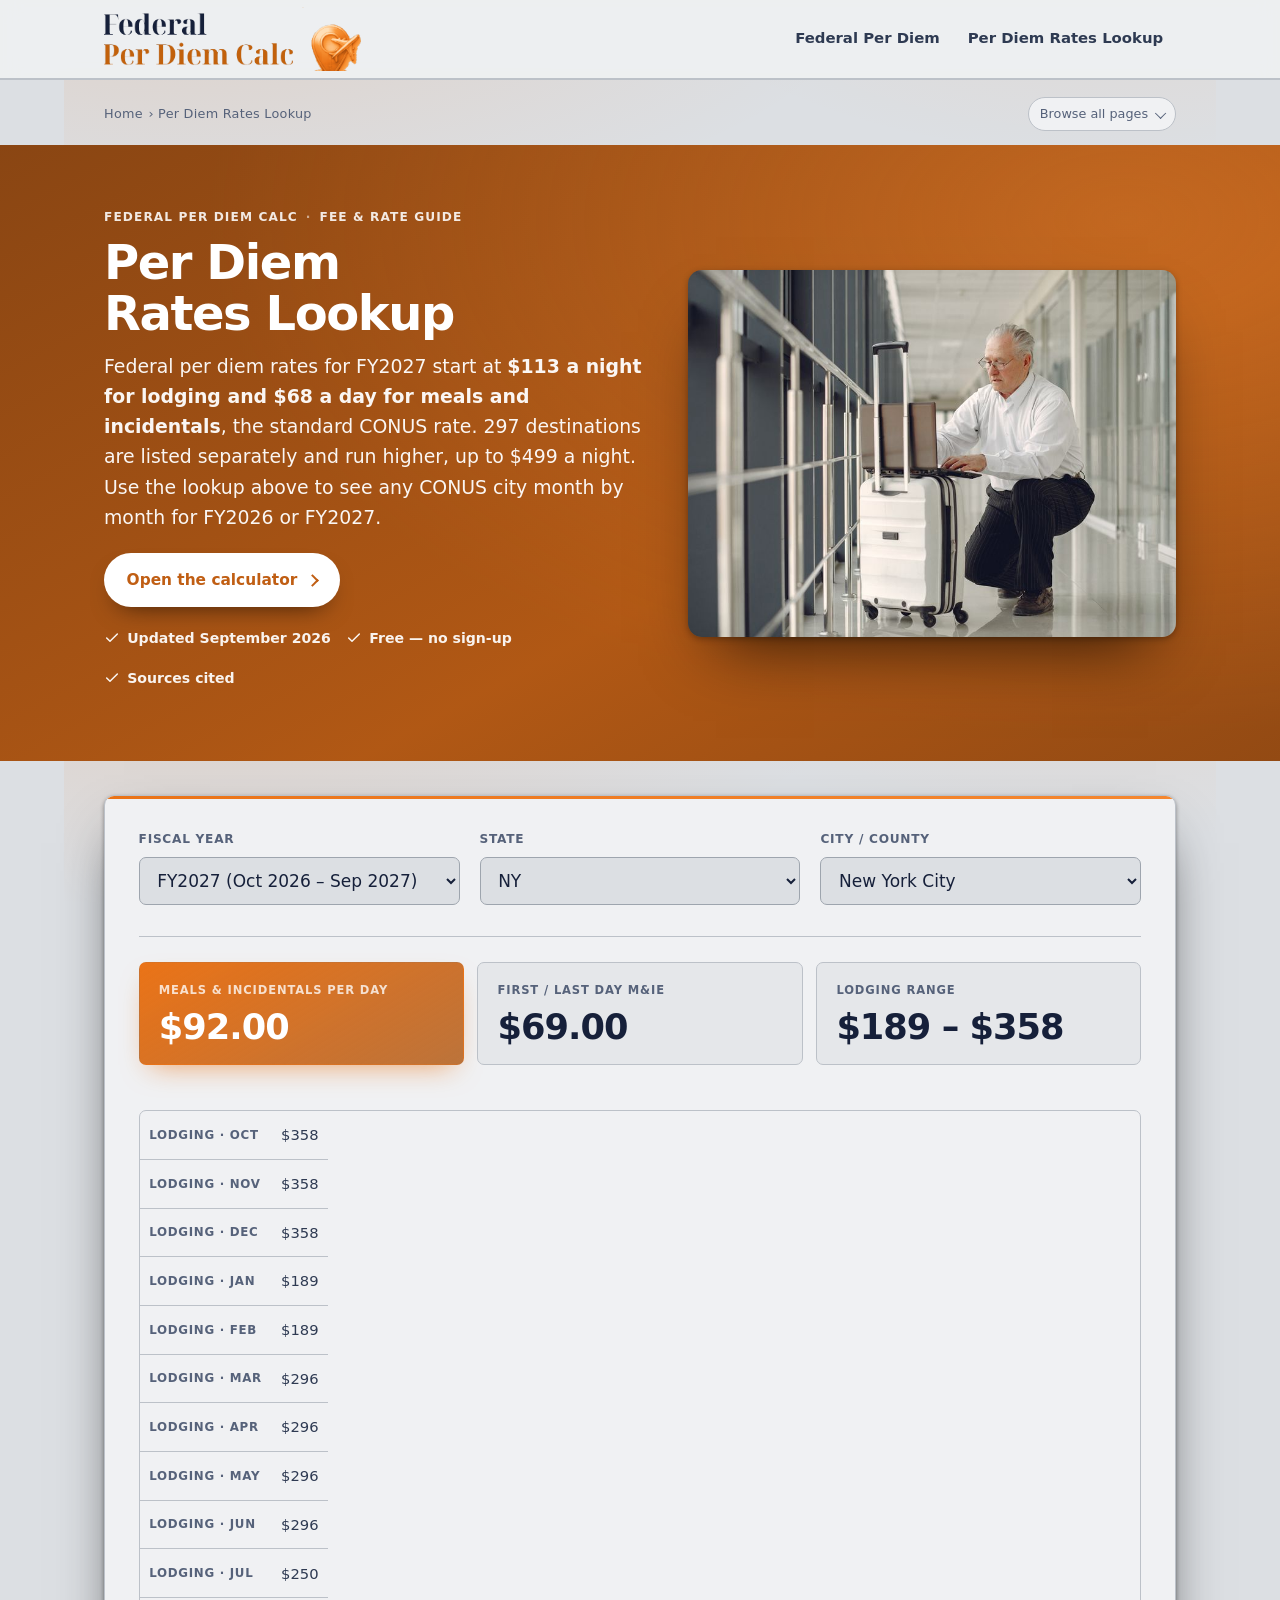
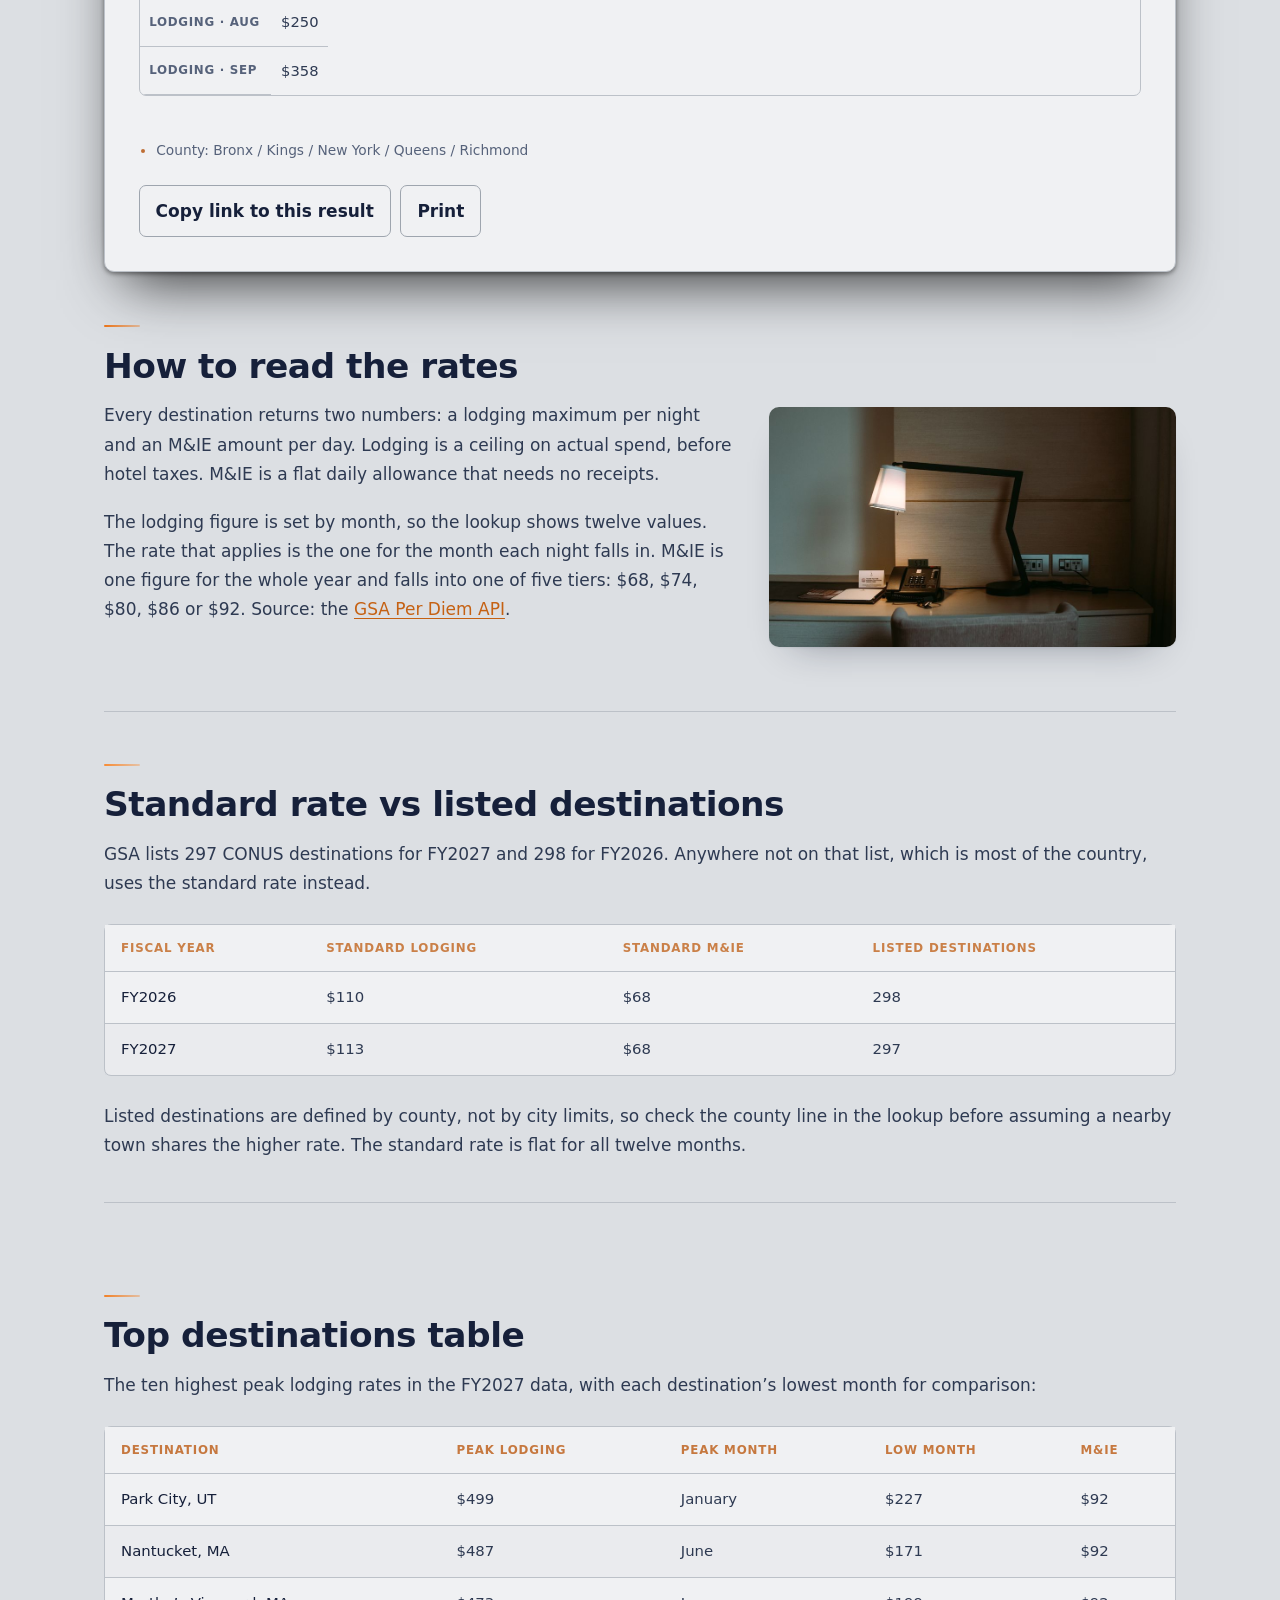
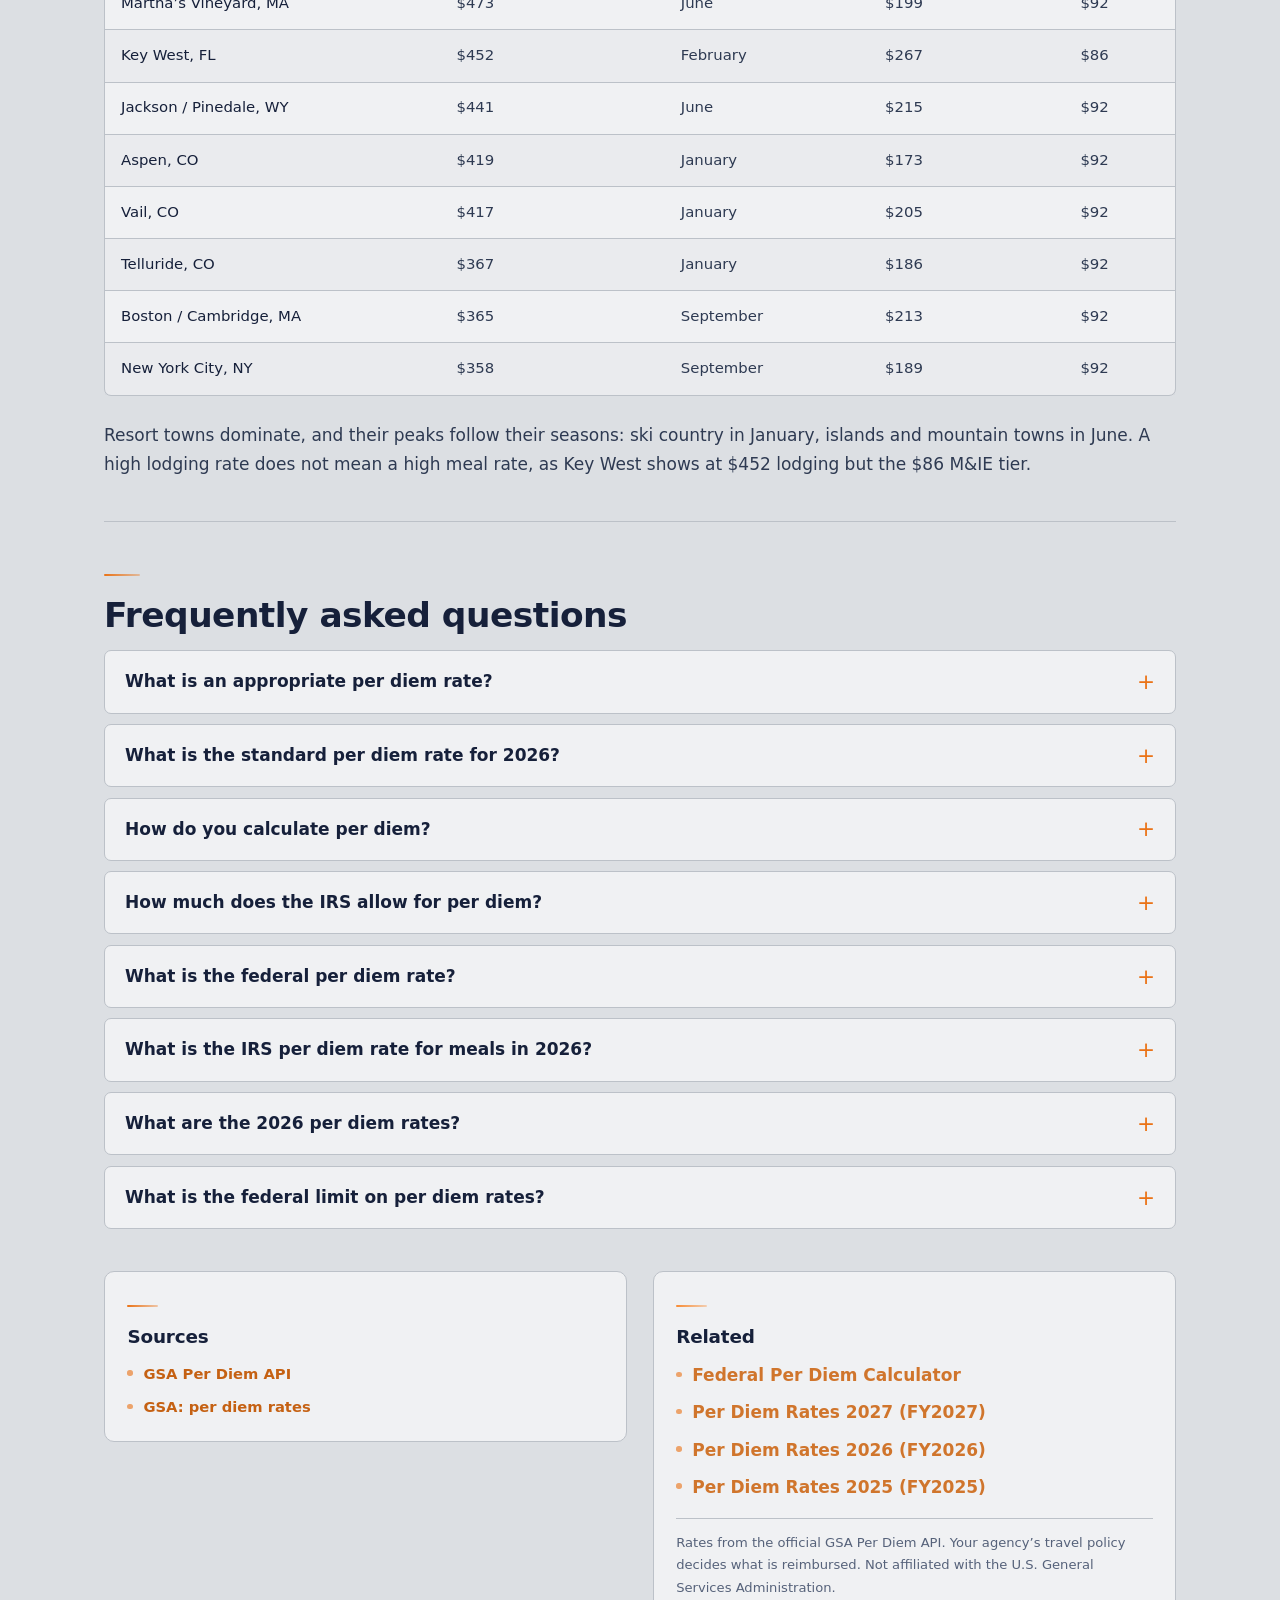
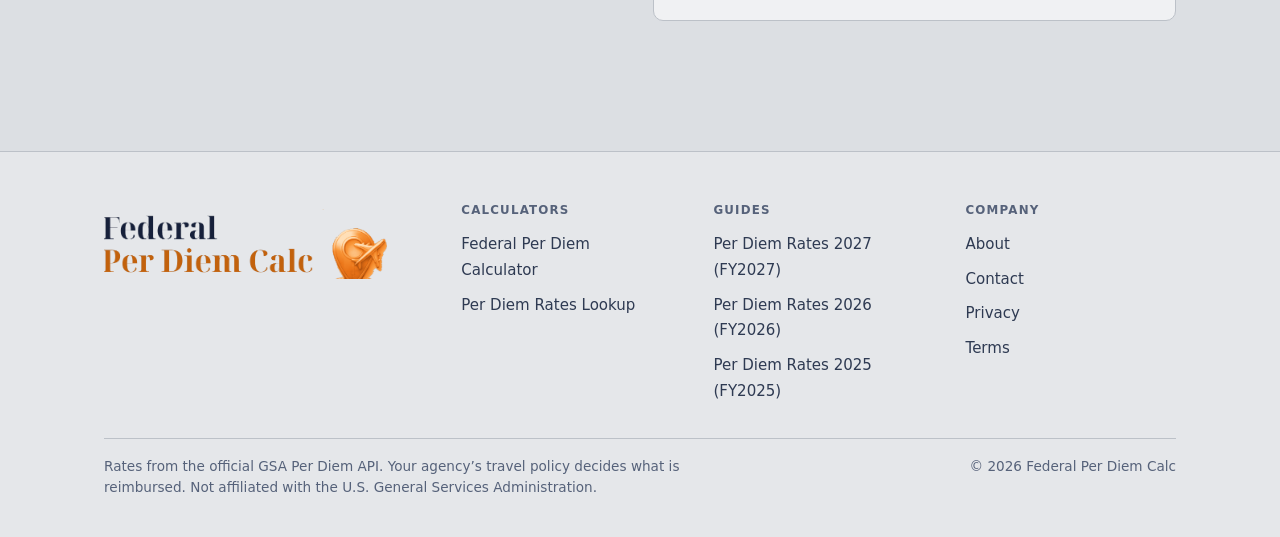
<file: per-diem-rates/index.html>
<!doctype html>
<html lang="en-US" class="layout-dashboard">
<head>
<meta charset="utf-8">
<meta name="viewport" content="width=device-width, initial-scale=1">
<title>Per Diem Rates by City: FY2026 &amp; FY2027 Lookup</title>
<meta name="description" content="Look up federal per diem lodging and M&amp;IE rates for any CONUS city and month, straight from GSA data.">
<link rel="canonical" href="https://federalperdiemcalc.com/per-diem-rates/">
<meta property="og:title" content="Per Diem Rates by City: FY2026 &amp; FY2027 Lookup">
<meta property="og:description" content="Look up federal per diem lodging and M&amp;IE rates for any CONUS city and month, straight from GSA data.">
<meta property="og:url" content="https://federalperdiemcalc.com/per-diem-rates/">
<meta property="og:type" content="website">
<link rel="stylesheet" href="/assets/site.css">
<link rel="stylesheet" href="/assets/layouts.css">
<style>:root{--brand:#ea7317;--accent:#fb923c;--bg:#dcdfe3;--surface:#f0f1f3;--soft:#e5e7ea;--sunken:#cfd3d8;--ink:#16203a;--ink-2:#2e3a52;--muted:#56627a;--line:#bcc1c8;--line-strong:#9ea5ae;--brand-ink:color-mix(in srgb,var(--brand) 82%,#000 18%);--brand-soft:color-mix(in srgb,var(--brand) 9%,var(--bg));--brand-line:color-mix(in srgb,var(--brand) 28%,var(--line));--warn:#8a4b00;--warn-bg:color-mix(in srgb,#f59e0b 16%,var(--surface));--ok:#0f7b46}:root[data-theme="light"]{--brand:#ea7317;--accent:#fb923c;--bg:#dcdfe3;--surface:#f0f1f3;--soft:#e5e7ea;--sunken:#cfd3d8;--ink:#16203a;--ink-2:#2e3a52;--muted:#56627a;--line:#bcc1c8;--line-strong:#9ea5ae;--brand-ink:color-mix(in srgb,var(--brand) 82%,#000 18%);--brand-soft:color-mix(in srgb,var(--brand) 9%,var(--bg));--brand-line:color-mix(in srgb,var(--brand) 28%,var(--line));--warn:#8a4b00;--warn-bg:color-mix(in srgb,#f59e0b 16%,var(--surface));--ok:#0f7b46}:root[data-theme="dark"]{--brand:#ea7317;--accent:#fb923c;--bg:#dcdfe3;--surface:#f0f1f3;--soft:#e5e7ea;--sunken:#cfd3d8;--ink:#16203a;--ink-2:#2e3a52;--muted:#56627a;--line:#bcc1c8;--line-strong:#9ea5ae;--brand-ink:color-mix(in srgb,var(--brand) 82%,#000 18%);--brand-soft:color-mix(in srgb,var(--brand) 9%,var(--bg));--brand-line:color-mix(in srgb,var(--brand) 28%,var(--line));--warn:#8a4b00;--warn-bg:color-mix(in srgb,#f59e0b 16%,var(--surface));--ok:#0f7b46}</style>
<script type="application/ld+json">{"@context":"https://schema.org","@type":"BreadcrumbList","itemListElement":[{"@type":"ListItem","position":1,"name":"Federal Per Diem Calc","item":"https://federalperdiemcalc.com/"},{"@type":"ListItem","position":2,"name":"Per Diem Rates Lookup","item":"https://federalperdiemcalc.com/per-diem-rates/"}]}</script>
<script type="application/ld+json">{"@context":"https://schema.org","@type":"WebApplication","name":"Per Diem Rates Lookup","url":"https://federalperdiemcalc.com/per-diem-rates/","description":"Look up federal per diem lodging and M&IE rates for any CONUS city and month, straight from GSA data.","applicationCategory":"FinanceApplication","operatingSystem":"Any","browserRequirements":"Requires JavaScript","isAccessibleForFree":true,"offers":{"@type":"Offer","price":"0","priceCurrency":"USD"}}</script>
<script src="/assets/perdiem-data.js" defer></script>
<script src="/assets/calculator.js" defer></script>
<script src="/assets/calc-core.js" defer></script>
<script>(function(){try{var t=localStorage.getItem("theme");if(t==="dark"||t==="light")document.documentElement.dataset.theme=t}catch(e){}})()</script>
<link rel="icon" href="/assets/brand/favicon.svg" type="image/svg+xml">
<link rel="icon" href="/assets/brand/icon-32.png" sizes="32x32" type="image/png">
<link rel="apple-touch-icon" href="/assets/brand/icon-180.png">
<link rel="manifest" href="/assets/brand/site.webmanifest">
<meta name="theme-color" content="#ea7317">
<meta property="og:image" content="https://federalperdiemcalc.com/assets/brand/og.png">
<meta property="og:image:width" content="1200">
<meta property="og:image:height" content="630">
<meta name="twitter:card" content="summary_large_image">
<meta name="twitter:image" content="https://federalperdiemcalc.com/assets/brand/og.png">
</head>
<body><a class="skip-link" href="#main">Skip to content</a>
<header class="site"><div class="wrap"><a class="logo" href="/" aria-label="Federal Per Diem Calc home"><span class="logo-mark"><img class="lk" src="/assets/brand/lockup.svg" alt="" width="704" height="175" loading="eager" decoding="async"></span></a><input class="nav-toggle" type="checkbox" id="nav-toggle" aria-label="Open menu"><label class="burger" for="nav-toggle" aria-hidden="true"><span></span></label><nav class="site" aria-label="Primary"><a href="/per-diem-calculator/">Federal Per Diem</a><a href="/per-diem-rates/">Per Diem Rates Lookup</a></nav></div></header>
<main id="main">
<div class="wrap"><nav class="breadcrumb" aria-label="Breadcrumb"><a href="/">Home</a> › Per Diem Rates Lookup</nav><details class="subnav"><summary><span>Browse all pages</span></summary><div class="subnav-grid"><div class="subnav-col"><p class="subnav-h">Calculators</p><ul><li><a href="/per-diem-calculator/">Federal Per Diem Calculator</a></li><li><a href="/per-diem-rates/" aria-current="page">Per Diem Rates Lookup</a></li></ul></div><div class="subnav-col"><p class="subnav-h">Guides</p><ul><li><a href="/per-diem-rates-2027/">Per Diem Rates 2027 (FY2027)</a></li><li><a href="/per-diem-rates-2026/">Per Diem Rates 2026 (FY2026)</a></li><li><a href="/per-diem-rates-2025/">Per Diem Rates 2025 (FY2025)</a></li></ul></div></div></details></div>
<section class="hero-band"><div class="hero">
<div>

<p class="eyebrow">Federal Per Diem Calc <span aria-hidden="true">&middot;</span> Fee &amp; rate guide</p>
<h1>Per Diem Rates Lookup</h1>
<p class="answer">Federal per diem rates for FY2027 start at <strong>$113 a night for lodging and $68 a day for meals and incidentals</strong>, the standard CONUS rate. 297 destinations are listed separately and run higher, up to $499 a night. Use the lookup above to see any CONUS city month by month for FY2026 or FY2027.</p>
<p class="updated">Updated <time datetime="2026-09-16">16 September 2026</time></p>
<div class="hero-cta"><a class="btn-hero" href="#calculator">Open the calculator</a></div><ul class="hero-chips"><li><svg viewBox="0 0 24 24" fill="none" stroke="currentColor" stroke-width="2.2" stroke-linecap="round" stroke-linejoin="round" aria-hidden="true"><path d="M4 12l5 5L20 6"/></svg>Updated September 2026</li><li><svg viewBox="0 0 24 24" fill="none" stroke="currentColor" stroke-width="2.2" stroke-linecap="round" stroke-linejoin="round" aria-hidden="true"><path d="M4 12l5 5L20 6"/></svg>Free &mdash; no sign-up</li><li><svg viewBox="0 0 24 24" fill="none" stroke="currentColor" stroke-width="2.2" stroke-linecap="round" stroke-linejoin="round" aria-hidden="true"><path d="M4 12l5 5L20 6"/></svg>Sources cited</li></ul>
</div>
<figure class="hero-art hero-photo"><img src="/assets/img/p-per-diem-rates.jpg" alt="A woman drying her hair in a hotel room" width="900" height="600" loading="eager" decoding="async" fetchpriority="high"></figure>
</div></section>
<div class="wrap">

<div id="calculator" data-calc="rateLookup"><noscript>This calculator needs JavaScript turned on.</noscript></div>

<div class="ad-slot"><!-- Ad slot 1 (below the tool). Leave empty until AdSense is approved. --></div>
<section class="sec is-wide">
<h2>How to read the rates</h2>
<figure class="sec-photo"><img src="/assets/img/s-per-diem-rates-0.jpg" alt="A modern hotel room desk featuring a stylish lamp, telephone, and stationery set." width="940" height="627" loading="lazy" decoding="async"></figure>
<p>Every destination returns two numbers: a lodging maximum per night and an M&amp;IE amount per day. Lodging is a ceiling on actual spend, before hotel taxes. M&amp;IE is a flat daily allowance that needs no receipts.</p>
<p>The lodging figure is set by month, so the lookup shows twelve values. The rate that applies is the one for the month each night falls in. M&amp;IE is one figure for the whole year and falls into one of five tiers: $68, $74, $80, $86 or $92. Source: the <a href="https://open.gsa.gov/api/perdiem/" rel="nofollow noopener">GSA Per Diem API</a>.</p>
</section>
<section class="sec">
<h2>Standard rate vs listed destinations</h2>
<p>GSA lists 297 CONUS destinations for FY2027 and 298 for FY2026. Anywhere not on that list, which is most of the country, uses the standard rate instead.</p>
<table>
<thead><tr><th>Fiscal year</th><th>Standard lodging</th><th>Standard M&amp;IE</th><th>Listed destinations</th></tr></thead>
<tbody>
<tr><td>FY2026</td><td>$110</td><td>$68</td><td>298</td></tr>
<tr><td>FY2027</td><td>$113</td><td>$68</td><td>297</td></tr>
</tbody>
</table>
<p>Listed destinations are defined by county, not by city limits, so check the county line in the lookup before assuming a nearby town shares the higher rate. The standard rate is flat for all twelve months.</p>
</section>
<section class="sec">
<h2>Top destinations table</h2>
<p>The ten highest peak lodging rates in the FY2027 data, with each destination&rsquo;s lowest month for comparison:</p>
<table>
<thead><tr><th>Destination</th><th>Peak lodging</th><th>Peak month</th><th>Low month</th><th>M&amp;IE</th></tr></thead>
<tbody>
<tr><td>Park City, UT</td><td>$499</td><td>January</td><td>$227</td><td>$92</td></tr>
<tr><td>Nantucket, MA</td><td>$487</td><td>June</td><td>$171</td><td>$92</td></tr>
<tr><td>Martha&rsquo;s Vineyard, MA</td><td>$473</td><td>June</td><td>$199</td><td>$92</td></tr>
<tr><td>Key West, FL</td><td>$452</td><td>February</td><td>$267</td><td>$86</td></tr>
<tr><td>Jackson / Pinedale, WY</td><td>$441</td><td>June</td><td>$215</td><td>$92</td></tr>
<tr><td>Aspen, CO</td><td>$419</td><td>January</td><td>$173</td><td>$92</td></tr>
<tr><td>Vail, CO</td><td>$417</td><td>January</td><td>$205</td><td>$92</td></tr>
<tr><td>Telluride, CO</td><td>$367</td><td>January</td><td>$186</td><td>$92</td></tr>
<tr><td>Boston / Cambridge, MA</td><td>$365</td><td>September</td><td>$213</td><td>$92</td></tr>
<tr><td>New York City, NY</td><td>$358</td><td>September</td><td>$189</td><td>$92</td></tr>
</tbody>
</table>
<p>Resort towns dominate, and their peaks follow their seasons: ski country in January, islands and mountain towns in June. A high lodging rate does not mean a high meal rate, as Key West shows at $452 lodging but the $86 M&amp;IE tier.</p>
</section>
<section class="sec">
<h2>Frequently asked questions</h2>
<div class="faq">
<details><summary>What is an appropriate per diem rate?</summary><p>For federal travel the appropriate rate is whatever GSA publishes for your destination and month: there is no judgement call. For FY2027 that is $113 lodging and $68 M&amp;IE at the standard CONUS rate, or a higher figure at one of the 297 listed destinations. Private employers often adopt the same table because it keeps reimbursements inside IRS limits without receipts.</p></details>
<details><summary>What is the standard per diem rate for 2026?</summary><p>The FY2026 standard CONUS per diem is $110 a night for lodging and $68 a day for meals and incidentals, in effect from 1 October 2025 to 30 September 2026. On the first and last day of travel the M&amp;IE drops to $51. FY2027, which starts 1 October 2026, raises lodging to $113 and leaves M&amp;IE at $68.</p></details>
<details><summary>How do you calculate per diem?</summary><p>Price each night&rsquo;s lodging at the maximum for that destination and that calendar month, then add M&amp;IE for each day: the full tier amount on full days and 75% of it on the departure and return days. A three-night stay at $113 lodging and $68 M&amp;IE gives $339 + $51 + $68 + $68 + $51, a trip maximum of $577.</p></details>
<details><summary>How much does the IRS allow for per diem?</summary><p>The IRS does not publish its own rate table for domestic travel; it accepts the federal per diem rates GSA sets. An employer reimbursing at or below those rates can treat the payment as a non-taxable business expense without collecting meal receipts. Anything paid above the published rate is treated as taxable wages unless the excess is supported by actual receipts.</p></details>
<details><summary>What is the federal per diem rate?</summary><p>The federal per diem rate is the maximum daily travel reimbursement GSA sets for each CONUS location. It has two parts: a nightly lodging ceiling and a daily meals and incidentals allowance. For FY2027 the standard rate is $113 and $68. Listed destinations carry their own figures, with lodging running from just above standard up to $499 a night.</p></details>
<details><summary>What is the IRS per diem rate for meals in 2026?</summary><p>For FY2026 the meals and incidentals rate is $68 a day at the standard CONUS rate, with higher-cost destinations at $74, $80, $86 or $92. The IRS uses the same GSA figures for domestic travel. The first and last day of a trip are paid at 75%, so $51 on the standard rate.</p></details>
<details><summary>What are the 2026 per diem rates?</summary><p>FY2026 rates run 1 October 2025 to 30 September 2026: standard lodging $110 a night, standard M&amp;IE $68 a day, and 298 listed destinations with their own rates. M&amp;IE tiers are $68, $74, $80, $86 and $92. Many listed destinations change lodging rate by month, so check the specific month in the lookup above.</p></details>
<details><summary>What is the federal limit on per diem rates?</summary><p>The published rate is the limit: for FY2027 that is $113 a night for lodging at the standard rate, or the destination figure where one is listed. Lodging is reimbursed at actual cost up to that ceiling, never above it, with hotel taxes paid separately. M&amp;IE is a fixed amount rather than a cap and is paid in full regardless of what you spend.</p></details>
</div>
</section>
<div class="endmatter"><section class="sec is-short">
<h2>Sources</h2>
<ul class="sources">
<li><a href="https://open.gsa.gov/api/perdiem/" rel="nofollow noopener">GSA Per Diem API</a></li>
<li><a href="https://www.gsa.gov/travel/plan-a-trip/per-diem-rates" rel="nofollow noopener">GSA: per diem rates</a></li>
</ul>
</section>
<section class="sec is-short">
<h2>Related</h2>
<ul>
<li><a href="/per-diem-calculator/">Federal Per Diem Calculator</a></li>
<li><a href="/per-diem-rates-2027/">Per Diem Rates 2027 (FY2027)</a></li>
<li><a href="/per-diem-rates-2026/">Per Diem Rates 2026 (FY2026)</a></li>
<li><a href="/per-diem-rates-2025/">Per Diem Rates 2025 (FY2025)</a></li>
</ul>
<p class="disclaimer">Rates from the official GSA Per Diem API. Your agency’s travel policy decides what is reimbursed. Not affiliated with the U.S. General Services Administration.</p>
</section></div>
</div></main>
<footer class="site"><div class="wrap">
<div class="f-brand"><a class="footer-brand" href="/" aria-label="Federal Per Diem Calc home"><span class="logo-mark"><img class="lk" src="/assets/brand/lockup.svg" alt="" width="704" height="175" loading="lazy" decoding="async"></span></a></div>
<nav class="f-col" aria-label="Calculators"><h3>Calculators</h3><ul><li><a href="/per-diem-calculator/">Federal Per Diem Calculator</a></li><li><a href="/per-diem-rates/">Per Diem Rates Lookup</a></li></ul></nav>
<nav class="f-col" aria-label="Guides"><h3>Guides</h3><ul><li><a href="/per-diem-rates-2027/">Per Diem Rates 2027 (FY2027)</a></li><li><a href="/per-diem-rates-2026/">Per Diem Rates 2026 (FY2026)</a></li><li><a href="/per-diem-rates-2025/">Per Diem Rates 2025 (FY2025)</a></li></ul></nav>
<nav class="f-col" aria-label="Company"><h3>Company</h3><ul><li><a href="/about/">About</a></li><li><a href="/contact/">Contact</a></li><li><a href="/privacy/">Privacy</a></li><li><a href="/terms/">Terms</a></li></ul></nav>
<div class="f-legal"><p>Rates from the official GSA Per Diem API. Your agency’s travel policy decides what is reimbursed. Not affiliated with the U.S. General Services Administration.</p><p>© <span id="y"></span> Federal Per Diem Calc</p></div>
</div></footer>
<script>document.getElementById('y').textContent=new Date().getFullYear()</script>

</body>
</html>
</file>
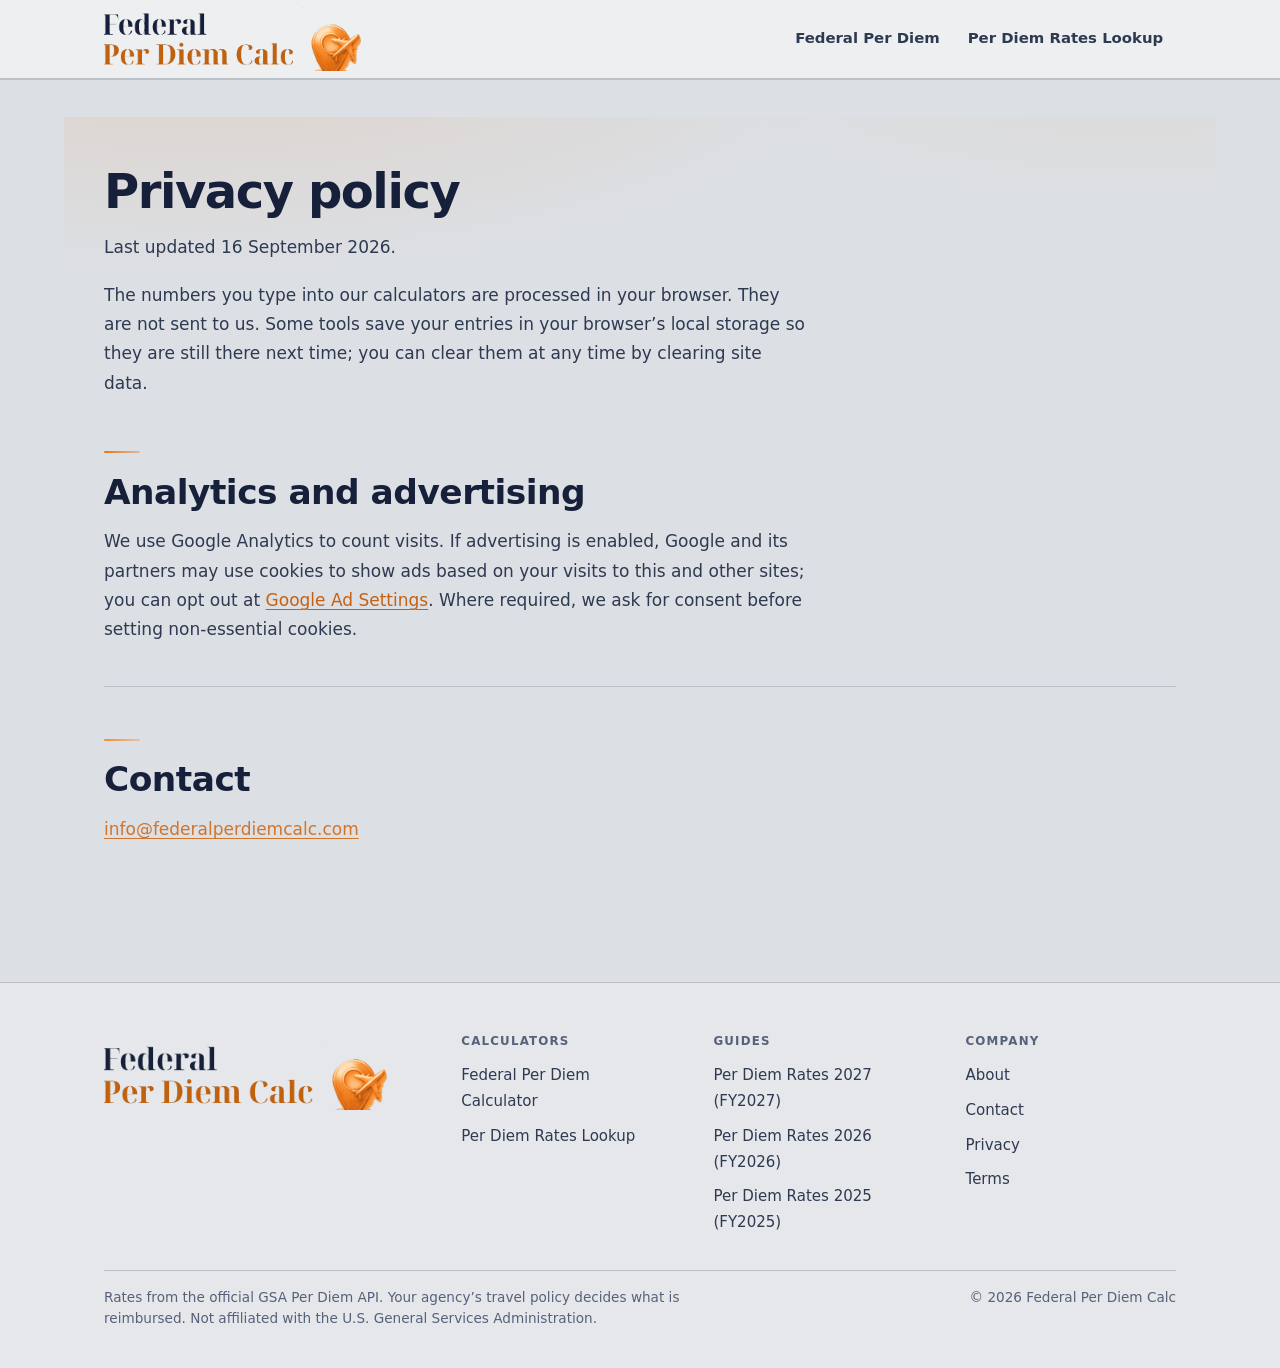
<file: privacy/index.html>
<!doctype html>
<html lang="en-US" class="layout-dashboard">
<head>
<meta charset="utf-8">
<meta name="viewport" content="width=device-width, initial-scale=1">
<title>Privacy Policy | Federal Per Diem Calc</title>
<meta name="description" content="Privacy policy for Federal Per Diem Calc.">
<link rel="canonical" href="https://federalperdiemcalc.com/privacy/">
<meta name="robots" content="noindex,follow">
<meta property="og:title" content="Privacy Policy | Federal Per Diem Calc">
<meta property="og:description" content="Privacy policy for Federal Per Diem Calc.">
<meta property="og:url" content="https://federalperdiemcalc.com/privacy/">
<meta property="og:type" content="website">
<link rel="stylesheet" href="/assets/site.css">
<link rel="stylesheet" href="/assets/layouts.css">
<style>:root{--brand:#ea7317;--accent:#fb923c;--bg:#dcdfe3;--surface:#f0f1f3;--soft:#e5e7ea;--sunken:#cfd3d8;--ink:#16203a;--ink-2:#2e3a52;--muted:#56627a;--line:#bcc1c8;--line-strong:#9ea5ae;--brand-ink:color-mix(in srgb,var(--brand) 82%,#000 18%);--brand-soft:color-mix(in srgb,var(--brand) 9%,var(--bg));--brand-line:color-mix(in srgb,var(--brand) 28%,var(--line));--warn:#8a4b00;--warn-bg:color-mix(in srgb,#f59e0b 16%,var(--surface));--ok:#0f7b46}:root[data-theme="light"]{--brand:#ea7317;--accent:#fb923c;--bg:#dcdfe3;--surface:#f0f1f3;--soft:#e5e7ea;--sunken:#cfd3d8;--ink:#16203a;--ink-2:#2e3a52;--muted:#56627a;--line:#bcc1c8;--line-strong:#9ea5ae;--brand-ink:color-mix(in srgb,var(--brand) 82%,#000 18%);--brand-soft:color-mix(in srgb,var(--brand) 9%,var(--bg));--brand-line:color-mix(in srgb,var(--brand) 28%,var(--line));--warn:#8a4b00;--warn-bg:color-mix(in srgb,#f59e0b 16%,var(--surface));--ok:#0f7b46}:root[data-theme="dark"]{--brand:#ea7317;--accent:#fb923c;--bg:#dcdfe3;--surface:#f0f1f3;--soft:#e5e7ea;--sunken:#cfd3d8;--ink:#16203a;--ink-2:#2e3a52;--muted:#56627a;--line:#bcc1c8;--line-strong:#9ea5ae;--brand-ink:color-mix(in srgb,var(--brand) 82%,#000 18%);--brand-soft:color-mix(in srgb,var(--brand) 9%,var(--bg));--brand-line:color-mix(in srgb,var(--brand) 28%,var(--line));--warn:#8a4b00;--warn-bg:color-mix(in srgb,#f59e0b 16%,var(--surface));--ok:#0f7b46}</style>

<script>(function(){try{var t=localStorage.getItem("theme");if(t==="dark"||t==="light")document.documentElement.dataset.theme=t}catch(e){}})()</script>
<link rel="icon" href="/assets/brand/favicon.svg" type="image/svg+xml">
<link rel="icon" href="/assets/brand/icon-32.png" sizes="32x32" type="image/png">
<link rel="apple-touch-icon" href="/assets/brand/icon-180.png">
<link rel="manifest" href="/assets/brand/site.webmanifest">
<meta name="theme-color" content="#ea7317">
<meta property="og:image" content="https://federalperdiemcalc.com/assets/brand/og.png">
<meta property="og:image:width" content="1200">
<meta property="og:image:height" content="630">
<meta name="twitter:card" content="summary_large_image">
<meta name="twitter:image" content="https://federalperdiemcalc.com/assets/brand/og.png">
</head>
<body><a class="skip-link" href="#main">Skip to content</a>
<header class="site"><div class="wrap"><a class="logo" href="/" aria-label="Federal Per Diem Calc home"><span class="logo-mark"><img class="lk" src="/assets/brand/lockup.svg" alt="" width="704" height="175" loading="eager" decoding="async"></span></a><input class="nav-toggle" type="checkbox" id="nav-toggle" aria-label="Open menu"><label class="burger" for="nav-toggle" aria-hidden="true"><span></span></label><nav class="site" aria-label="Primary"><a href="/per-diem-calculator/">Federal Per Diem</a><a href="/per-diem-rates/">Per Diem Rates Lookup</a></nav></div></header>
<main id="main"><div class="wrap">
<h1>Privacy policy</h1>
<p>Last updated 16 September 2026.</p>
<p>The numbers you type into our calculators are processed in your browser. They are not sent to us. Some tools save your entries in your browser’s local storage so they are still there next time; you can clear them at any time by clearing site data.</p>
<section class="sec is-wide">
<h2>Analytics and advertising</h2>
<p>We use Google Analytics to count visits. If advertising is enabled, Google and its partners may use cookies to show ads based on your visits to this and other sites; you can opt out at <a href="https://adssettings.google.com" rel="nofollow noopener">Google Ad Settings</a>. Where required, we ask for consent before setting non-essential cookies.</p>
</section>
<section class="sec is-wide">
<h2>Contact</h2>
<p><a href="mailto:info@federalperdiemcalc.com">info@federalperdiemcalc.com</a></p>
</section>
</div></main>
<footer class="site"><div class="wrap">
<div class="f-brand"><a class="footer-brand" href="/" aria-label="Federal Per Diem Calc home"><span class="logo-mark"><img class="lk" src="/assets/brand/lockup.svg" alt="" width="704" height="175" loading="lazy" decoding="async"></span></a></div>
<nav class="f-col" aria-label="Calculators"><h3>Calculators</h3><ul><li><a href="/per-diem-calculator/">Federal Per Diem Calculator</a></li><li><a href="/per-diem-rates/">Per Diem Rates Lookup</a></li></ul></nav>
<nav class="f-col" aria-label="Guides"><h3>Guides</h3><ul><li><a href="/per-diem-rates-2027/">Per Diem Rates 2027 (FY2027)</a></li><li><a href="/per-diem-rates-2026/">Per Diem Rates 2026 (FY2026)</a></li><li><a href="/per-diem-rates-2025/">Per Diem Rates 2025 (FY2025)</a></li></ul></nav>
<nav class="f-col" aria-label="Company"><h3>Company</h3><ul><li><a href="/about/">About</a></li><li><a href="/contact/">Contact</a></li><li><a href="/privacy/">Privacy</a></li><li><a href="/terms/">Terms</a></li></ul></nav>
<div class="f-legal"><p>Rates from the official GSA Per Diem API. Your agency’s travel policy decides what is reimbursed. Not affiliated with the U.S. General Services Administration.</p><p>© <span id="y"></span> Federal Per Diem Calc</p></div>
</div></footer>
<script>document.getElementById('y').textContent=new Date().getFullYear()</script>

</body>
</html>
</file>
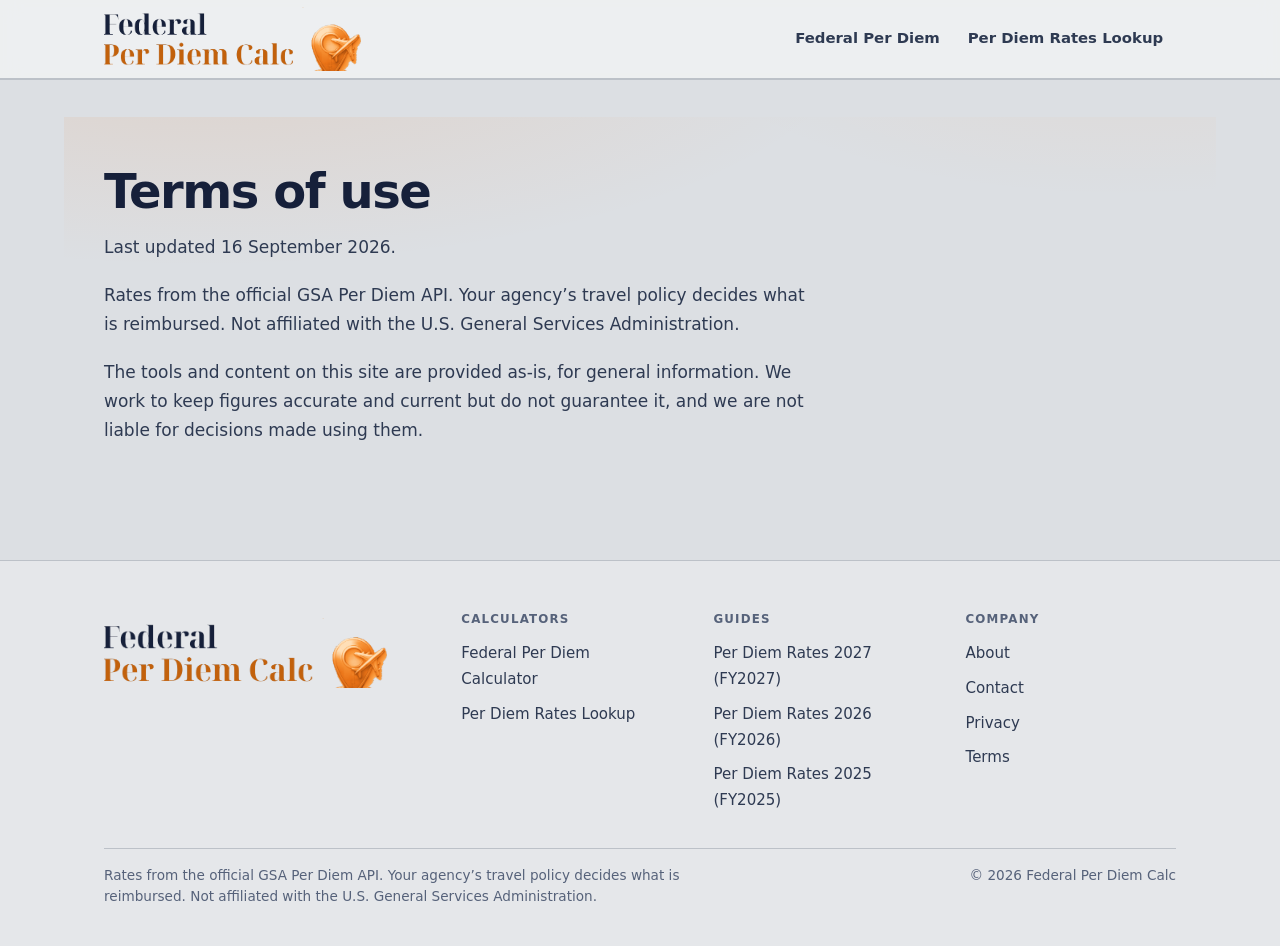
<file: terms/index.html>
<!doctype html>
<html lang="en-US" class="layout-dashboard">
<head>
<meta charset="utf-8">
<meta name="viewport" content="width=device-width, initial-scale=1">
<title>Terms of Use | Federal Per Diem Calc</title>
<meta name="description" content="Terms of use for Federal Per Diem Calc.">
<link rel="canonical" href="https://federalperdiemcalc.com/terms/">
<meta name="robots" content="noindex,follow">
<meta property="og:title" content="Terms of Use | Federal Per Diem Calc">
<meta property="og:description" content="Terms of use for Federal Per Diem Calc.">
<meta property="og:url" content="https://federalperdiemcalc.com/terms/">
<meta property="og:type" content="website">
<link rel="stylesheet" href="/assets/site.css">
<link rel="stylesheet" href="/assets/layouts.css">
<style>:root{--brand:#ea7317;--accent:#fb923c;--bg:#dcdfe3;--surface:#f0f1f3;--soft:#e5e7ea;--sunken:#cfd3d8;--ink:#16203a;--ink-2:#2e3a52;--muted:#56627a;--line:#bcc1c8;--line-strong:#9ea5ae;--brand-ink:color-mix(in srgb,var(--brand) 82%,#000 18%);--brand-soft:color-mix(in srgb,var(--brand) 9%,var(--bg));--brand-line:color-mix(in srgb,var(--brand) 28%,var(--line));--warn:#8a4b00;--warn-bg:color-mix(in srgb,#f59e0b 16%,var(--surface));--ok:#0f7b46}:root[data-theme="light"]{--brand:#ea7317;--accent:#fb923c;--bg:#dcdfe3;--surface:#f0f1f3;--soft:#e5e7ea;--sunken:#cfd3d8;--ink:#16203a;--ink-2:#2e3a52;--muted:#56627a;--line:#bcc1c8;--line-strong:#9ea5ae;--brand-ink:color-mix(in srgb,var(--brand) 82%,#000 18%);--brand-soft:color-mix(in srgb,var(--brand) 9%,var(--bg));--brand-line:color-mix(in srgb,var(--brand) 28%,var(--line));--warn:#8a4b00;--warn-bg:color-mix(in srgb,#f59e0b 16%,var(--surface));--ok:#0f7b46}:root[data-theme="dark"]{--brand:#ea7317;--accent:#fb923c;--bg:#dcdfe3;--surface:#f0f1f3;--soft:#e5e7ea;--sunken:#cfd3d8;--ink:#16203a;--ink-2:#2e3a52;--muted:#56627a;--line:#bcc1c8;--line-strong:#9ea5ae;--brand-ink:color-mix(in srgb,var(--brand) 82%,#000 18%);--brand-soft:color-mix(in srgb,var(--brand) 9%,var(--bg));--brand-line:color-mix(in srgb,var(--brand) 28%,var(--line));--warn:#8a4b00;--warn-bg:color-mix(in srgb,#f59e0b 16%,var(--surface));--ok:#0f7b46}</style>

<script>(function(){try{var t=localStorage.getItem("theme");if(t==="dark"||t==="light")document.documentElement.dataset.theme=t}catch(e){}})()</script>
<link rel="icon" href="/assets/brand/favicon.svg" type="image/svg+xml">
<link rel="icon" href="/assets/brand/icon-32.png" sizes="32x32" type="image/png">
<link rel="apple-touch-icon" href="/assets/brand/icon-180.png">
<link rel="manifest" href="/assets/brand/site.webmanifest">
<meta name="theme-color" content="#ea7317">
<meta property="og:image" content="https://federalperdiemcalc.com/assets/brand/og.png">
<meta property="og:image:width" content="1200">
<meta property="og:image:height" content="630">
<meta name="twitter:card" content="summary_large_image">
<meta name="twitter:image" content="https://federalperdiemcalc.com/assets/brand/og.png">
</head>
<body><a class="skip-link" href="#main">Skip to content</a>
<header class="site"><div class="wrap"><a class="logo" href="/" aria-label="Federal Per Diem Calc home"><span class="logo-mark"><img class="lk" src="/assets/brand/lockup.svg" alt="" width="704" height="175" loading="eager" decoding="async"></span></a><input class="nav-toggle" type="checkbox" id="nav-toggle" aria-label="Open menu"><label class="burger" for="nav-toggle" aria-hidden="true"><span></span></label><nav class="site" aria-label="Primary"><a href="/per-diem-calculator/">Federal Per Diem</a><a href="/per-diem-rates/">Per Diem Rates Lookup</a></nav></div></header>
<main id="main"><div class="wrap">
<h1>Terms of use</h1>
<p>Last updated 16 September 2026.</p>
<p>Rates from the official GSA Per Diem API. Your agency’s travel policy decides what is reimbursed. Not affiliated with the U.S. General Services Administration.</p>
<p>The tools and content on this site are provided as-is, for general information. We work to keep figures accurate and current but do not guarantee it, and we are not liable for decisions made using them.</p>
</div></main>
<footer class="site"><div class="wrap">
<div class="f-brand"><a class="footer-brand" href="/" aria-label="Federal Per Diem Calc home"><span class="logo-mark"><img class="lk" src="/assets/brand/lockup.svg" alt="" width="704" height="175" loading="lazy" decoding="async"></span></a></div>
<nav class="f-col" aria-label="Calculators"><h3>Calculators</h3><ul><li><a href="/per-diem-calculator/">Federal Per Diem Calculator</a></li><li><a href="/per-diem-rates/">Per Diem Rates Lookup</a></li></ul></nav>
<nav class="f-col" aria-label="Guides"><h3>Guides</h3><ul><li><a href="/per-diem-rates-2027/">Per Diem Rates 2027 (FY2027)</a></li><li><a href="/per-diem-rates-2026/">Per Diem Rates 2026 (FY2026)</a></li><li><a href="/per-diem-rates-2025/">Per Diem Rates 2025 (FY2025)</a></li></ul></nav>
<nav class="f-col" aria-label="Company"><h3>Company</h3><ul><li><a href="/about/">About</a></li><li><a href="/contact/">Contact</a></li><li><a href="/privacy/">Privacy</a></li><li><a href="/terms/">Terms</a></li></ul></nav>
<div class="f-legal"><p>Rates from the official GSA Per Diem API. Your agency’s travel policy decides what is reimbursed. Not affiliated with the U.S. General Services Administration.</p><p>© <span id="y"></span> Federal Per Diem Calc</p></div>
</div></footer>
<script>document.getElementById('y').textContent=new Date().getFullYear()</script>

</body>
</html>
</file>
<file: assets/site.css>
/* site.css — shared design system for all 13 sites.
 *
 * Per-site colour is one line in each site's <head>:   :root{--brand:#1e40af;--accent:#0891b2}
 * Everything else is derived from those two with color-mix(). Named palettes: themes.css.
 * No web fonts — zero external requests.
 *
 * Layout note: pages are authored as plain documents (h1, p, ul of links). Rather than rewrite
 * markup across every site, structural styling is applied with :has() — link lists become card
 * grids, the opening h1+lede becomes a hero. Markup stays semantic and portable.
 */

/* ---------------------------------------------------------------------------
   THEME TOKENS
   Dark is the default: :root carries the dark surface values, so a visitor with
   no stored preference and no dark OS setting still gets the dark site.
   Light is opt-in via the header toggle, which sets data-theme="light".
   --------------------------------------------------------------------------- */
:root {
  /* brand — overridden per site in <head> */
  --brand: #1f6feb;
  --accent: var(--brand);

  /* shared, theme-independent */
  --radius: 16px;
  --radius-sm: 10px;
  --ring: 0 0 0 3px color-mix(in srgb, var(--brand) 30%, transparent);
  --on-brand: #fff;
  --ok: #4ade80;
  --font-display: ui-serif, "Iowan Old Style", Charter, "Palatino Linotype", Palatino, "Book Antiqua", Georgia, serif;
  --font: ui-sans-serif, system-ui, -apple-system, "Segoe UI", Roboto, "Helvetica Neue", Arial, sans-serif;
  --maxw: 72rem;
  --measure: 40rem;

  /* dark surfaces (default) */
  --bg: #0b0e13;
  --surface: #141821;
  --soft: #161b24;
  --sunken: #1c222c;
  --ink: #f2f5f9;
  --ink-2: #c6cedb;
  --muted: #8f99ab;
  --line: #232a36;
  --line-strong: #333c4b;
  --warn: #fbbf24;
  --warn-bg: #2a2010;
  --brand-ink: color-mix(in srgb, var(--brand) 68%, #fff 32%);
  --brand-soft: color-mix(in srgb, var(--brand) 13%, var(--bg));
  --brand-line: color-mix(in srgb, var(--brand) 32%, var(--line));
  --shadow-sm: 0 1px 2px rgba(0, 0, 0, .5);
  --shadow: 0 1px 2px rgba(0, 0, 0, .4), 0 10px 28px -12px rgba(0, 0, 0, .7);
  --shadow-lg: 0 2px 4px rgba(0, 0, 0, .4), 0 28px 56px -20px rgba(0, 0, 0, .8);
}

:root[data-theme="light"] {
  --bg: #fdfdfc;
  --surface: #ffffff;
  --soft: #f5f7fa;
  --sunken: #eceff4;
  --ink: #0f1319;
  --ink-2: #333c4a;
  --muted: #626c7d;
  --line: #e5e9ef;
  --line-strong: #cdd5e0;
  --ok: #0f7b46;
  --warn: #8a4b00;
  --warn-bg: #fff5e8;
  --brand-ink: color-mix(in srgb, var(--brand) 84%, #000 16%);
  --brand-soft: color-mix(in srgb, var(--brand) 7%, var(--bg));
  --brand-line: color-mix(in srgb, var(--brand) 24%, var(--line));
  --shadow-sm: 0 1px 2px rgba(15, 23, 42, .06);
  --shadow: 0 1px 2px rgba(15, 23, 42, .05), 0 10px 28px -12px rgba(15, 23, 42, .16);
  --shadow-lg: 0 2px 4px rgba(15, 23, 42, .04), 0 28px 56px -20px rgba(15, 23, 42, .26);
}

/* ============================ base ============================ */
* { box-sizing: border-box; }
html { -webkit-text-size-adjust: 100%; scroll-behavior: smooth; }
@media (prefers-reduced-motion: reduce) {
  html { scroll-behavior: auto; }
  *, *::before, *::after { animation-duration: .01ms !important; transition-duration: .01ms !important; }
}
body {
  margin: 0;
  font: 400 1.0625rem/1.72 var(--font);
  color: var(--ink-2);
  background: var(--bg);
  -webkit-font-smoothing: antialiased;
}
img, svg { max-width: 100%; height: auto; }
a { color: var(--brand-ink); text-underline-offset: .18em; text-decoration-thickness: .06em; }
a:hover { color: var(--brand); }
:focus-visible { outline: none; box-shadow: var(--ring); border-radius: 5px; }
::selection { background: color-mix(in srgb, var(--brand) 20%, transparent); }

.wrap { max-width: var(--maxw); margin: 0 auto; padding: 0 clamp(1.15rem, 4vw, 2.5rem); }
main { padding: 0 0 3rem; }
/* Body copy keeps a readable measure; structural blocks span the full column.
   Pages are sectionised, so the measure has to apply one level deeper too: elements that used to
   be direct children of .wrap now sit inside <section class="sec">. Without the .sec selectors the
   grids and tables inherit the section's measure cap and render two columns in a 1152px wrap. */
main .wrap > *,
main .sec > * { max-width: var(--measure); }

main .wrap > section,
main .wrap > #calculator,      main .sec > #calculator,
main .wrap > .faq,             main .sec > .faq,
main .wrap > .disclaimer,      main .sec > .disclaimer,
main .wrap > ul:has(> li > a > strong),
main .sec  > ul:has(> li > a > strong),
main .sec > .steps,
main .sec > .stats,
.hero { max-width: none; }

/* ============================ type ============================ */
h1, h2, h3 { color: var(--ink); text-wrap: balance; }
h1 {
  font-family: var(--font-display);
  font-size: clamp(2.1rem, 1.5rem + 2.6vw, 3.25rem);
  font-weight: 600; line-height: 1.06; letter-spacing: -.028em;
  margin: 0 0 1rem;
}
h2 {
  font-family: var(--font-display);
  font-size: clamp(1.6rem, 1.3rem + 1.1vw, 2.15rem);
  font-weight: 600; line-height: 1.2; letter-spacing: -.02em;
  margin: 2.5rem 0 1rem; position: relative;
}
/* accent rule above each section heading */
main h2::before {
  content: ""; display: block; width: 2.25rem; height: 2px; margin-bottom: 1.15rem;
  background: linear-gradient(90deg, var(--brand), color-mix(in srgb, var(--accent) 60%, var(--brand)));
  border-radius: 2px;
}
h3 { font-size: 1.2rem; font-weight: 660; letter-spacing: -.012em; margin: 2.25rem 0 .6rem; font-family: var(--font); }
p { margin: 0 0 1.15rem; }
strong { font-weight: 640; color: var(--ink); }
main ul, main ol { padding-left: 1.25rem; margin: 0 0 1.15rem; }
main li { margin-bottom: .45rem; }
main li::marker { color: color-mix(in srgb, var(--brand) 70%, var(--muted)); }

/* ---- hero: the opening h1 + lede on every page ---- */
main > .wrap > h1:first-child,
main > .wrap > .breadcrumb + h1 { margin-top: 0; }
main > .wrap { position: relative; }
main > .wrap::before {
  content: ""; position: absolute; inset: -1px 0 auto; height: 27rem; z-index: -1;
  background:
    radial-gradient(60rem 22rem at 12% -6rem, color-mix(in srgb, var(--brand) 13%, transparent), transparent 70%),
    radial-gradient(44rem 20rem at 92% -9rem, color-mix(in srgb, var(--accent) 11%, transparent), transparent 70%);
  pointer-events: none;
}
main .wrap > h1 { padding-top: clamp(1.75rem, 4vw, 3rem); }
main .wrap > .breadcrumb + h1 { padding-top: .25rem; }

.answer {
  font-family: var(--font-display);
  font-size: clamp(1.18rem, 1.05rem + .55vw, 1.45rem);
  line-height: 1.55; font-weight: 400;
  color: var(--ink-2);
  border-left: 2px solid var(--brand);
  padding: .1rem 0 .1rem 1.35rem;
  margin: 0 0 1.5rem;
  max-width: 38rem;
}
.answer strong { color: var(--ink); font-weight: 620; }

.updated {
  color: var(--muted); font-size: .8rem; margin: 0 0 2.5rem;
  text-transform: uppercase; letter-spacing: .07em; font-weight: 560;
}
.updated a { color: var(--muted); }
.breadcrumb { font-size: .8rem; color: var(--muted); padding-top: 2rem; margin: 0 0 1.5rem; letter-spacing: .02em; }
.breadcrumb a { color: var(--muted); text-decoration: none; }
.breadcrumb a:hover { color: var(--brand); }

/* ============================ header ============================ */
header.site {
  border-bottom: 1px solid var(--line);
  background: color-mix(in srgb, var(--bg) 78%, transparent);
  backdrop-filter: saturate(1.7) blur(14px);
  -webkit-backdrop-filter: saturate(1.7) blur(14px);
  position: sticky; top: 0; z-index: 50;
}
header.site .wrap { display: flex; align-items: center; justify-content: space-between; min-height: 4.5rem; gap: 1rem; flex-wrap: wrap; position: relative; }.logo { font-family: var(--font-display); font-weight: 600; font-size: 1.16rem; letter-spacing: -.022em; text-decoration: none; color: var(--ink); display: inline-flex; align-items: center; gap: 0; min-width: 0; max-width: 100%; }
/* Placeholder mark, used until a site has real brand artwork. */
.logo::before {
  content: ""; width: 1.55rem; height: 1.55rem; border-radius: 7px; flex: none;
  background: linear-gradient(145deg, var(--brand), color-mix(in srgb, var(--accent) 75%, var(--brand)));
  box-shadow: 0 2px 8px -2px color-mix(in srgb, var(--brand) 55%, transparent);
}
/* Real artwork present — drop the placeholder. */
.logo:has(.logo-mark)::before { display: none; }.logo-mark { display: inline-flex; line-height: 0; flex: none; min-width: 0; max-width: 100%; }
.logo-mark .lk { height: 4rem; width: auto; max-width: 100%; display: block; margin-block: 7px; }
nav.site { display: flex; flex-wrap: wrap; gap: .15rem; align-items: center; }
nav.site a {
  text-decoration: none; color: var(--muted); font-size: .9rem; font-weight: 540;
  padding: .5rem .8rem; border-radius: 8px; transition: background .15s, color .15s;
}
nav.site a:hover { color: var(--ink); background: var(--soft); }

/* ---- theme toggle ---- */
.theme-toggle {
  border: 1px solid var(--line-strong); background: var(--surface); color: var(--muted);
  border-radius: 999px; padding: .4rem .5rem; cursor: pointer; line-height: 0;
  display: inline-flex; align-items: center; justify-content: center;
  transition: color .15s, border-color .15s, background .15s;
}
.theme-toggle:hover { color: var(--ink); border-color: var(--brand); }
.theme-toggle svg { width: 1.05rem; height: 1.05rem; display: block; }
.theme-toggle .i-sun { display: none; }
/* Default state is dark, so offer the sun (switch to light); flip when light is active. */
.theme-toggle .i-moon { display: none; }
.theme-toggle .i-sun { display: block; }
:root[data-theme="light"] .theme-toggle .i-sun { display: none; }
:root[data-theme="light"] .theme-toggle .i-moon { display: block; }

/* ---- hero artwork ---- */
.hero {
  display: grid; grid-template-columns: minmax(0, 1.05fr) minmax(0, .95fr);
  gap: clamp(1.5rem, 4vw, 3.5rem); align-items: center;
  max-width: none !important; margin-bottom: 1rem;
}
.hero > div { min-width: 0; }
.hero h1, .hero .answer, .hero .updated { max-width: none; }
.hero-art { margin: 0; min-width: 0; }
.hero-art svg { width: 100%; height: auto; display: block; overflow: visible; }
@media (max-width: 54rem) {
  .hero { grid-template-columns: 1fr; gap: 1.75rem; }
  .hero-art { order: -1; max-width: 22rem; }
}

/* Artwork inherits the site's brand: strokes/fills use currentColor or the brand vars. */
.art-brand { color: var(--brand); }
.art-accent { color: color-mix(in srgb, var(--accent) 78%, var(--brand)); }
.art-line { stroke: var(--line-strong); }
.art-surface { fill: var(--surface); }
.art-soft { fill: var(--soft); }
.art-ink { fill: var(--ink); }

/* ---- card icons ---- */
.card-icon {
  width: 2.5rem; height: 2.5rem; border-radius: 10px; margin-bottom: 1rem;
  display: flex; align-items: center; justify-content: center; color: var(--brand);
  background: color-mix(in srgb, var(--brand) 10%, transparent);
  border: 1px solid color-mix(in srgb, var(--brand) 18%, transparent);
}
.card-icon svg { width: 1.3rem; height: 1.3rem; }

/* ---- inline figures in body copy ---- */
figure.inline-art {
  margin: 2rem 0; padding: 1.5rem; background: var(--soft);
  border: 1px solid var(--line); border-radius: var(--radius); max-width: none;
}
figure.inline-art svg { width: 100%; height: auto; display: block; }
figure.inline-art figcaption { margin-top: 1rem; font-size: .85rem; color: var(--muted); text-align: center; }

/* ============ link lists become a card grid (no markup change) ============ */
main ul:has(> li > a > strong) {
  list-style: none; padding: 0; margin: 1.5rem 0 1rem;
  display: grid; gap: 1rem;
  /* min() keeps the track from forcing a floor wider than the column itself — a bare
     minmax(19rem,1fr) overflows a 320px viewport once wrap padding is taken off. */
  grid-template-columns: repeat(auto-fit, minmax(min(19rem, 100%), 1fr));
}
main ul:has(> li > a > strong) > li {
  margin: 0; padding: 1.5rem 1.6rem 1.6rem;
  background: var(--surface); border: 1px solid var(--line); border-radius: var(--radius);
  box-shadow: var(--shadow-sm);
  color: var(--muted); font-size: .94rem; line-height: 1.6;
  position: relative; overflow: hidden;
  transition: transform .18s ease, box-shadow .18s ease, border-color .18s ease;
}
main ul:has(> li > a > strong) > li::after {
  content: ""; position: absolute; inset: 0 0 auto; height: 2px; transform: scaleX(0); transform-origin: 0 50%;
  background: linear-gradient(90deg, var(--brand), color-mix(in srgb, var(--accent) 65%, var(--brand)));
  transition: transform .25s ease;
}
main ul:has(> li > a > strong) > li:hover {
  transform: translateY(-3px); box-shadow: var(--shadow); border-color: var(--brand-line);
}
main ul:has(> li > a > strong) > li:hover::after { transform: scaleX(1); }
main ul:has(> li > a > strong) > li::marker { content: none; }
main ul:has(> li > a > strong) > li > a {
  text-decoration: none; display: block; margin-bottom: .55rem;
}
main ul:has(> li > a > strong) > li > a > strong {
  font-family: var(--font-display); font-size: 1.22rem; font-weight: 600;
  letter-spacing: -.018em; color: var(--ink); line-height: 1.25;
  display: inline-flex; align-items: baseline; gap: .4rem;
}
main ul:has(> li > a > strong) > li > a > strong::after {
  content: ""; font-family: var(--font); font-size: .95rem; color: var(--brand);
  transition: transform .2s ease; display: inline-block;
}
main ul:has(> li > a > strong) > li:hover > a > strong::after { transform: translateX(3px); }
main ul:has(> li > a > strong) > li > br { display: none; }

/* ============================ calculator ============================ */
#calculator {
  border: 1px solid var(--line); border-radius: var(--radius);
  padding: clamp(1.3rem, 3vw, 2.1rem);
  margin: 2rem 0 2.5rem;
  background: var(--surface); box-shadow: var(--shadow-lg);
  position: relative; overflow: hidden;
}
#calculator::before {
  content: ""; position: absolute; inset: 0 0 auto; height: 3px;
  background: linear-gradient(90deg, var(--brand), color-mix(in srgb, var(--accent) 65%, var(--brand)));
}
.calc-form { display: grid; grid-template-columns: repeat(auto-fit, minmax(min(15rem, 100%), 1fr)); gap: 1.1rem 1.25rem; }
.calc-field label, .calc-label, legend {
  display: block; font-weight: 600; font-size: .76rem; margin-bottom: .45rem;
  color: var(--muted); text-transform: uppercase; letter-spacing: .06em;
}
.calc-input {
  display: flex; align-items: stretch; background: var(--bg);
  border: 1px solid var(--line-strong); border-radius: var(--radius-sm);
  overflow: hidden; transition: border-color .15s, box-shadow .15s;
}
.calc-input:focus-within { border-color: var(--brand); box-shadow: var(--ring); }
.calc-input .affix { padding: 0 .75rem; display: flex; align-items: center; background: var(--sunken); color: var(--muted); font-size: .9rem; font-weight: 560; }
.calc-input input, .calc-field select, .calc-row input {
  width: 100%; border: 0; padding: .75rem .85rem; font: inherit;
  background: transparent; color: var(--ink); min-height: 3rem;
}
.calc-input input:focus, .calc-field select:focus { outline: none; }
.calc-field select, .calc-row input {
  background: var(--bg); border: 1px solid var(--line-strong); border-radius: var(--radius-sm);
  transition: border-color .15s, box-shadow .15s;
}
.calc-field select:focus-visible, .calc-row input:focus-visible { border-color: var(--brand); box-shadow: var(--ring); }
fieldset { border: 0; padding: 0; margin: 0; min-width: 0; }
.calc-radio, .calc-check { display: flex; align-items: center; gap: .55rem; font-weight: 400; min-height: 2rem; text-transform: none; letter-spacing: 0; }
.calc-radio input, .calc-check input { accent-color: var(--brand); width: 1.05rem; height: 1.05rem; }
.calc-help { color: var(--muted); font-size: .82rem; margin: .4rem 0 0; }
.calc-repeater, .calc-field.calc-repeater { grid-column: 1 / -1; }
.calc-row { display: flex; gap: .5rem; margin-bottom: .5rem; }
.calc-row input { flex: 1; min-width: 0; }

.calc-add, .calc-remove, .calc-actions button {
  font: inherit; font-weight: 580; border: 1px solid var(--line-strong);
  background: var(--surface); color: var(--ink); border-radius: var(--radius-sm);
  padding: .65rem 1rem; cursor: pointer; min-height: 2.75rem;
  transition: background .15s, border-color .15s, transform .08s;
}
.calc-add:hover, .calc-remove:hover, .calc-actions button:hover { background: var(--soft); border-color: var(--brand); }
.calc-add:active, .calc-actions button:active { transform: translateY(1px); }
.calc-remove { width: 2.75rem; padding: 0; }

.calc-result { margin-top: 1.9rem; padding-top: 1.6rem; border-top: 1px solid var(--line); }
.calc-summary { display: grid; grid-template-columns: repeat(auto-fit, minmax(min(11.5rem, 100%), 1fr)); gap: .85rem; }
.calc-stat { background: var(--soft); border: 1px solid var(--line); border-radius: var(--radius-sm); padding: 1.1rem 1.2rem; }
.calc-stat .k { display: block; color: var(--muted); font-size: .72rem; font-weight: 600; text-transform: uppercase; letter-spacing: .075em; margin-bottom: .45rem; }
.calc-stat .v {
  display: block; font-family: var(--font-display); font-size: clamp(1.7rem, 1.4rem + 1vw, 2.3rem);
  font-weight: 600; letter-spacing: -.028em; font-variant-numeric: tabular-nums; line-height: 1.08; color: var(--ink);
}
.calc-stat.strong {
  background: linear-gradient(150deg, var(--brand), color-mix(in srgb, var(--brand) 62%, #000 20%));
  border-color: transparent; box-shadow: 0 12px 28px -12px color-mix(in srgb, var(--brand) 65%, transparent);
}
.calc-stat.strong .k { color: rgba(255, 255, 255, .78); }
.calc-stat.strong .v { color: #fff; }

.calc-table-wrap { overflow-x: auto; margin-top: 1.25rem; }
.calc-table { width: 100%; border-collapse: collapse; font-variant-numeric: tabular-nums; font-size: .92rem; }
.calc-table th, .calc-table td { padding: .7rem .6rem; border-bottom: 1px solid var(--line); text-align: left; }
.calc-table th { font-weight: 600; color: var(--muted); font-size: .74rem; text-transform: uppercase; letter-spacing: .06em; }
.calc-table td { text-align: right; }
.calc-table tbody tr:hover { background: var(--soft); }
.calc-table tr.total th, .calc-table tr.total td { font-weight: 700; border-top: 2px solid var(--line-strong); border-bottom: 0; }

.calc-notes { color: var(--muted); font-size: .86rem; padding-left: 1.1rem; margin-top: 1.1rem; }
.calc-warn {
  background: var(--warn-bg); color: var(--warn);
  border: 1px solid color-mix(in srgb, var(--warn) 26%, transparent);
  border-radius: var(--radius-sm); padding: .85rem 1.1rem; margin-bottom: 1rem; font-size: .92rem;
}
.calc-warn p { margin: .2rem 0; }
.calc-actions { display: flex; gap: .6rem; margin-top: 1.4rem; flex-wrap: wrap; }

/* ============================ content ============================ */
/* display:block makes the table its own scroll container — authors write bare <table>, so this has
   to work without a wrapper. Column alignment survives via the anonymous table box. */
table, table.data {
  display: block; width: 100%; max-width: 100%; overflow-x: auto;
  border-collapse: separate; border-spacing: 0;
  margin: 1.6rem 0; font-size: .93rem;
  border: 1px solid var(--line); border-radius: var(--radius-sm);
  -webkit-overflow-scrolling: touch; background: var(--surface);
}
table th, table td { padding: .8rem 1rem; text-align: left; border-bottom: 1px solid var(--line); }
table thead th {
  background: var(--soft); font-weight: 600; font-size: .74rem; color: var(--muted);
  text-transform: uppercase; letter-spacing: .07em; white-space: nowrap;
}
table tbody tr:last-child td { border-bottom: 0; }
table tbody tr:hover { background: color-mix(in srgb, var(--brand) 3.5%, transparent); }
table td:not(:first-child) { font-variant-numeric: tabular-nums; }
table td:first-child { color: var(--ink); font-weight: 500; }

.faq details {
  border: 1px solid var(--line); border-radius: var(--radius-sm);
  padding: 1rem 1.25rem; margin-bottom: .65rem; background: var(--surface);
  transition: border-color .15s, box-shadow .15s;
}
.faq details:hover { border-color: var(--brand-line); }
.faq details[open] { border-color: var(--brand-line); box-shadow: var(--shadow-sm); }
.faq summary {
  font-weight: 620; cursor: pointer; list-style: none; display: flex;
  justify-content: space-between; align-items: center; gap: 1rem; color: var(--ink);
}
.faq summary::-webkit-details-marker { display: none; }
.faq summary::after { content: "+"; font-size: 1.35rem; font-weight: 300; color: var(--brand); line-height: 1; }
.faq details[open] summary::after { content: "−"; }
.faq details > *:not(summary) { margin-top: .8rem; }

.sources { font-size: .92rem; color: var(--muted); }
.sources a { color: var(--muted); }
.sources a:hover { color: var(--brand); }

.disclaimer {
  font-size: .86rem; color: var(--muted); background: var(--soft);
  border: 1px solid var(--line); border-radius: var(--radius-sm);
  margin-top: 3rem; padding: 1.1rem 1.35rem; max-width: none;
}
.ad-slot { min-height: 0; }   /* reserve height once AdSense is live, to avoid CLS */

/* ============================ footer ============================ */
footer.site {
  border-top: 1px solid var(--line); background: var(--soft);
  padding: 3rem 0 2.5rem; color: var(--muted); font-size: .88rem; margin-top: 3rem;
}
/* footer lockup: same mark as the header, paired with the site name */
.footer-brand {
  display: inline-flex; align-items: center; gap: .65rem;
  text-decoration: none; margin: 0 0 1.5rem;
  font-family: var(--font-display); font-weight: 600; font-size: 1.15rem;
  letter-spacing: -.022em; color: var(--ink);
}
.footer-brand:hover { color: var(--brand); }
.footer-brand .logo-mark .lk { height: 4.4rem; width: auto; }
footer.site a { color: var(--ink-2); margin-right: 1.2rem; text-decoration: none; font-weight: 520; }
footer.site a:hover { color: var(--brand); text-decoration: underline; }

/* ============================ print ============================ */
@media print {
  header.site, nav.site, footer.site, .calc-actions, .ad-slot, .calc-form, .breadcrumb { display: none !important; }
  main > .wrap::before { display: none; }
  #calculator { border: 0; padding: 0; box-shadow: none; }
  #calculator::before { display: none; }
  .calc-stat.strong { background: #fff !important; border: 1px solid #000; box-shadow: none; }
  .calc-stat.strong .k, .calc-stat.strong .v { color: #000 !important; }
  body { color: #000; background: #fff; font-size: 11pt; }
  a { color: #000; }
  table { border-color: #999; }
}

/* ============================ homepage blocks ============================ */
/* Structural blocks that give a short page shape: trust bar, stat band, steps. */
.trustbar {
  list-style: none; display: flex; flex-wrap: wrap; gap: .5rem 1.6rem;
  padding: .85rem 0 0; margin: 0 0 2rem; max-width: none !important;
  font-size: .85rem; color: var(--muted);
}
.trustbar li { display: flex; align-items: center; gap: .45rem; margin: 0; }
.trustbar li::before {
  content: ""; width: .9rem; height: .9rem; flex: none; border-radius: 50%;
  background: color-mix(in srgb, var(--brand) 22%, transparent);
  box-shadow: inset 0 0 0 1.5px var(--brand);
}

.statband { margin: 1rem 0 0; }
.stats {
  display: grid; grid-template-columns: repeat(auto-fit, minmax(min(13rem, 100%), 1fr));
  gap: .9rem; margin: 0;
}
.stat {
  background: var(--surface); border: 1px solid var(--line); border-radius: var(--radius);
  padding: 1.25rem 1.4rem; box-shadow: var(--shadow-sm);
}
.stat__v {
  display: block; font-family: var(--font-display); font-size: clamp(1.9rem, 1.5rem + 1.4vw, 2.6rem);
  font-weight: 600; letter-spacing: -.03em; line-height: 1.05; color: var(--ink);
  font-variant-numeric: tabular-nums;
}
.stat__l { display: block; margin-top: .45rem; font-size: .88rem; color: var(--muted); line-height: 1.45; }

.steps {
  list-style: none; padding: 0; margin: 1.25rem 0 0;
  display: grid; grid-template-columns: repeat(auto-fit, minmax(min(16rem, 100%), 1fr)); gap: 1rem;
}
.step {
  position: relative; margin: 0; padding: 1.5rem 1.6rem 1.6rem;
  background: var(--surface); border: 1px solid var(--line); border-radius: var(--radius);
  font-size: .94rem; color: var(--muted); line-height: 1.6;
}
.step__n {
  position: absolute; top: 1.5rem; right: 1.5rem;
  font-family: var(--font-display); font-size: 1.6rem; font-weight: 600;
  color: color-mix(in srgb, var(--brand) 38%, transparent); line-height: 1;
}
.step strong {
  display: block; font-family: var(--font-display); font-size: 1.15rem; font-weight: 600;
  letter-spacing: -.015em; color: var(--ink); margin-bottom: .4rem;
}



.footer-brand .logo-mark .lk { margin-block: 9px; }


/* link rows become wrapping flex lists instead of run-on text */
footer.site .wrap > p:nth-of-type(1),
footer.site .wrap > p:nth-of-type(2) {
  display: flex; flex-wrap: wrap; gap: .45rem 1.5rem; }

/* legal block: divider, muted, tight */
footer.site .wrap > p:nth-of-type(3) {
  border-top: 1px solid var(--line); padding-top: .95rem; margin-top: .5rem;
  font-size: .86rem; color: var(--muted); line-height: 1.5; }

@media (min-width: 48rem) {
  footer.site .wrap {
    grid-template-columns: auto minmax(0, 1fr);
    gap: .7rem 3.5rem; }
  .footer-brand { grid-column: 1; grid-row: 1 / span 2; align-self: center; }
  footer.site .wrap > p:nth-of-type(1) { grid-column: 2; grid-row: 1; }
  footer.site .wrap > p:nth-of-type(2) { grid-column: 2; grid-row: 2; }
  footer.site .wrap > p:nth-of-type(3) { grid-column: 1 / -1; grid-row: 3; }
  footer.site .wrap > p:nth-of-type(4) { grid-column: 1 / -1; grid-row: 4; }
}
@media (min-width: 64rem) {
  /* legal + copyright share the last row so the footer doesn't trail off */
  footer.site .wrap > p:nth-of-type(3) { grid-column: 1 / 2; grid-row: 3; padding-right: 2rem; }
  footer.site .wrap > p:nth-of-type(4) { grid-column: 2 / -1; grid-row: 3;
    border-top: 1px solid var(--line); padding-top: .95rem; margin-top: .5rem;
    text-align: right; align-self: start; }
}



/* ===================== footer blocks ===================== */
footer.site .wrap {
  display: grid; gap: 2.1rem 2.6rem; grid-template-columns: 1fr; align-items: start; }
.f-brand { display: block; }
.f-brand .footer-brand { width: max-content; max-width: 100%; }

.f-col h3 {
  font-family: var(--font-display); font-size: .74rem; font-weight: 700;
  letter-spacing: .1em; text-transform: uppercase; color: var(--muted);
  margin: 0 0 .75rem; }
.f-col ul { list-style: none; margin: 0; padding: 0; display: grid; gap: .55rem; }
.f-col li { margin: 0; }
.f-col a { color: var(--ink-2); text-decoration: none; font-size: .94rem;
  font-weight: 520; margin: 0; display: inline-block; }
.f-col a:hover { color: var(--brand); text-decoration: underline; }

.f-legal { grid-column: 1 / -1; border-top: 1px solid var(--line);
  padding-top: 1.05rem; display: flex; flex-wrap: wrap; gap: .4rem 2rem;
  justify-content: space-between; align-items: baseline; }
.f-legal p { font-size: .85rem; color: var(--muted); line-height: 1.5; margin: 0; }
.f-legal p:first-child { max-width: 68ch; }
.f-legal p:last-child { white-space: nowrap; }

@media (min-width: 40rem) {
  footer.site .wrap { grid-template-columns: repeat(2, minmax(0, 1fr)); }
  .f-brand { grid-column: 1 / -1; }
}
@media (min-width: 64rem) {
  footer.site .wrap { grid-template-columns: minmax(0, 1.5fr) repeat(3, minmax(0, 1fr)); }
  .f-brand { grid-column: 1; }
}

/* ===================== hero photo ===================== */
.hero-photo { margin: 0; }
.hero-photo img { width: 100%; height: auto; aspect-ratio: 3 / 2; object-fit: cover;
  border-radius: var(--radius); display: block;
  box-shadow: 0 1px 2px rgba(15,23,42,.06), 0 18px 40px -22px rgba(15,23,42,.45); }
.hero-photo figcaption { margin-top: .5rem; font-size: .74rem; color: var(--muted); }
.hero-photo figcaption a { color: var(--muted); text-decoration: underline; }
.hero-photo figcaption a:hover { color: var(--brand); }

.sec-photo { margin: .3rem 0 1.15rem; max-width: none; }.sec-photo img { width: 100%; height: auto; aspect-ratio: 21 / 9; object-fit: cover; border-radius: var(--radius); display: block; box-shadow: 0 1px 2px rgba(15,23,42,.06), 0 18px 38px -24px rgba(15,23,42,.45); }
.sec-photo figcaption { margin-top: .4rem; font-size: .72rem; color: var(--muted); }
.sec-photo figcaption a { color: var(--muted); text-decoration: underline; }
.sec-photo figcaption a:hover { color: var(--brand); }
@media (min-width: 64rem) {
  main .wrap > .sec.is-wide > .sec-photo { break-inside: avoid-column; }
}

/* Full-width sections: flow their prose in two columns on wide screens so
   the right half isn't dead space, while keeping a readable line length. */
@media (min-width: 64rem) {
  main .wrap > .sec:not(.is-short):not(.is-wide) > p,
  main .wrap > .sec:not(.is-short):not(.is-wide) > ul,
  main .wrap > .sec:not(.is-short):not(.is-wide) > ol { max-width: none; }
  main .wrap > .sec:not(.is-short):not(.is-wide) > p { columns: 2; column-gap: 2.75rem; }
}

/* ---- section rhythm + full-bleed figures (older sites) ---- */
main .wrap > .sec { margin-block: clamp(2.2rem, 3.4vw, 3.2rem); }
main .wrap > .sec:first-of-type { margin-top: 1.25rem; }
/* figures and media should span the section, not stop at the prose measure */
main .sec > .sec-photo,
main .sec > figure { max-width: none; }

@media (max-width: 48rem) { .sec-photo img { aspect-ratio: 16 / 9; } }

/* ---- breathing room under the navbar on pages with no breadcrumb ---- */
main > .wrap > .hero:first-child,
main > .wrap > h1:first-child { margin-top: clamp(1.5rem, 3vw, 2.5rem); }


/* ---- media + cards side by side, alternating down the page ---- */
@media (min-width: 64rem) {
  main .sec:has(> .sec-photo):has(> ul) {
    display: grid; grid-template-columns: minmax(0, .85fr) minmax(0, 1.15fr);
    gap: 1rem 2.2rem; align-items: center; column-count: 1; }
  main .sec:has(> .sec-photo):has(> ul) > h2 { grid-column: 1 / -1; grid-row: 1; }
  main .sec:has(> .sec-photo):has(> ul) > .sec-photo { grid-column: 2; grid-row: 2; margin: 0; }
  main .sec:has(> .sec-photo):has(> ul) > ul { grid-column: 1; grid-row: 2; }
  main .sec:has(> .sec-photo):has(> ul):nth-of-type(even) > .sec-photo { grid-column: 1; grid-row: 2; }
  main .sec:has(> .sec-photo):has(> ul):nth-of-type(even) > ul { grid-column: 2; grid-row: 2; }
  main .sec:has(> .sec-photo):has(> ul) > ul { grid-template-columns: minmax(0,1fr) !important; }
  main .sec:has(> .sec-photo):has(> ul) > .sec-photo img { aspect-ratio: 4 / 5; height: auto; }
}

/* ===================== navbar: stylish + responsive ===================== */
header.site { position: sticky; top: 0; z-index: 40;
  background: color-mix(in srgb, var(--surface) 86%, transparent);
  backdrop-filter: saturate(150%) blur(10px);
  border-bottom: 1px solid var(--line); }


.nav-toggle { position: absolute; opacity: 0; pointer-events: none; width: 0; height: 0; }
.burger { display: none; }


nav.site a {
  position: relative; padding: .5rem .8rem; border-radius: 8px;
  font-size: .93rem; font-weight: 560; color: var(--ink-2, var(--ink));
  text-decoration: none; white-space: nowrap;
  transition: color .16s ease, background-color .16s ease; }
nav.site a::after {
  content: ""; position: absolute; left: .8rem; right: .8rem; bottom: .3rem; height: 2px;
  border-radius: 2px; background: var(--brand);
  transform: scaleX(0); transform-origin: 0 50%; transition: transform .2s ease; }
nav.site a:hover { color: var(--brand);
  background: color-mix(in srgb, var(--brand) 8%, transparent); }
nav.site a:hover::after { transform: scaleX(1); }
nav.site a[aria-current="page"] { color: var(--brand); }
nav.site a[aria-current="page"]::after { transform: scaleX(1); }

@media (max-width: 52rem) {
  .burger { display: flex; align-items: center; justify-content: center;
    width: 2.75rem; height: 2.75rem; margin-left: auto; cursor: pointer;
    border-radius: 10px; border: 1px solid var(--line); background: var(--surface); }
  .burger span, .burger span::before, .burger span::after {
    content: ""; display: block; width: 1.15rem; height: 2px; border-radius: 2px;
    background: var(--ink); transition: transform .22s ease, opacity .18s ease; }
  .burger span { position: relative; }
  .burger span::before { position: absolute; top: -6px; }
  .burger span::after  { position: absolute; top: 6px; }
  .nav-toggle:checked ~ .burger span { background: transparent; }
  .nav-toggle:checked ~ .burger span::before { transform: translateY(6px) rotate(45deg); }
  .nav-toggle:checked ~ .burger span::after  { transform: translateY(-6px) rotate(-45deg); }

  nav.site {
    flex-basis: 100%; flex-direction: column; align-items: stretch; gap: .15rem;
    max-height: 0; overflow: hidden; opacity: 0;
    transition: max-height .28s ease, opacity .2s ease, margin .28s ease; }
  .nav-toggle:checked ~ nav.site {
    max-height: 26rem; opacity: 1; margin: .35rem 0 .75rem; }
  nav.site a { padding: .7rem .85rem; border-radius: 10px; font-size: 1rem; }
  nav.site a::after { display: none; }
  .nav-toggle:focus-visible ~ .burger { outline: 2px solid var(--brand); outline-offset: 2px; }
}

/* breadcrumb: quieter, with a proper separator */
.breadcrumb { display: flex; flex-wrap: wrap; align-items: center; gap: .35rem;
  font-size: .8rem; color: var(--muted); padding-top: 1.5rem; margin: 0 0 1.1rem; }
.breadcrumb a { color: var(--muted); text-decoration: none; }
.breadcrumb a:hover { color: var(--brand); text-decoration: underline; text-underline-offset: 2px; }

/* ---- nav: keep the burger on-screen on phones (lockup must be shrinkable) ---- */
@media (max-width: 52rem) {
  header.site .wrap { flex-wrap: wrap; gap: .6rem; }
  .logo { flex: 1 1 auto; min-width: 0; }
  .logo-mark { flex: 1 1 auto; min-width: 0; }
  .logo-mark .lk { height: auto; max-height: 3.2rem; max-width: 100%; width: auto; }
  .burger { flex: 0 0 auto; margin-left: auto; }
}

/* ======= HOME-ANSWERS-V2: dt/dd must stay paired, so grid the wrapper divs ======= */
.answers { display: grid; grid-template-columns: repeat(auto-fit, minmax(20rem, 1fr));
  gap: 1.5rem 2.2rem; margin: 1.5rem 0 0; padding: 0; max-width: none !important; }
.answers .a-item { min-width: 0; padding-bottom: 1.15rem; border-bottom: 1px solid var(--line); }
.answers dt { margin: 0 0 .35rem; font-weight: 650; font-size: 1.02rem; line-height: 1.35; }
.answers dt a { text-decoration: none; }
.answers dt a:hover { text-decoration: underline; text-underline-offset: 3px; }
.answers dd { margin: 0; color: var(--muted); font-size: .93rem; line-height: 1.55; }
@media (max-width: 40rem) { .answers { grid-template-columns: 1fr; gap: 1.1rem; } }

/* ======= SUBNAV-V1: the breadcrumb bar also exposes the footer's page groups ======= */
main > .wrap:has(.breadcrumb) { display: flex; align-items: center; flex-wrap: wrap;
  gap: .5rem 1.25rem; padding-top: 1.05rem; padding-bottom: .9rem; }
main > .wrap > .breadcrumb { padding-top: 0 !important; margin: 0 !important; }

.subnav { position: relative; margin-left: auto; font-size: .8rem; }
.subnav > summary {
  list-style: none; cursor: pointer; display: inline-flex; align-items: center; gap: .4rem;
  padding: .32rem .7rem; border: 1px solid var(--line); border-radius: 999px;
  color: var(--muted); background: var(--surface); white-space: nowrap;
  transition: color .15s ease, border-color .15s ease; }
.subnav > summary::-webkit-details-marker { display: none; }
.subnav > summary::after {
  content: ""; width: .42rem; height: .42rem; margin-left: .1rem;
  border-right: 1.5px solid currentColor; border-bottom: 1.5px solid currentColor;
  transform: rotate(45deg) translateY(-1px); transition: transform .18s ease; }
.subnav[open] > summary::after { transform: rotate(-135deg) translateY(-1px); }
.subnav > summary:hover { color: var(--brand); border-color: var(--brand-line, var(--brand)); }
.subnav > summary:focus-visible { outline: 2px solid var(--brand); outline-offset: 2px; }

.subnav-grid {
  position: absolute; right: 0; top: calc(100% + .5rem); z-index: 60;
  display: grid; grid-template-columns: repeat(auto-fit, minmax(11rem, 1fr));
  gap: 1.1rem 1.9rem; min-width: min(34rem, 86vw);
  padding: 1.1rem 1.3rem; border: 1px solid var(--line); border-radius: var(--radius);
  background: var(--surface); box-shadow: 0 24px 50px -24px rgba(8,11,18,.5); }
.subnav-h { margin: 0 0 .45rem; font-size: .68rem; font-weight: 700;
  letter-spacing: .09em; text-transform: uppercase; color: var(--muted); }
.subnav-col ul { list-style: none; margin: 0; padding: 0; display: grid; gap: .3rem; }
.subnav-col a { display: block; padding: .2rem 0; font-size: .88rem;
  color: var(--ink-2, var(--ink)); text-decoration: none; }
.subnav-col a:hover { color: var(--brand); text-decoration: underline; text-underline-offset: 3px; }
.subnav-col a[aria-current="page"] { color: var(--brand); font-weight: 600; }

@media (max-width: 40rem) {
  .subnav { margin-left: 0; }
  .subnav-grid { right: auto; left: 0; min-width: min(22rem, 92vw);
    grid-template-columns: 1fr; gap: .9rem; }
}


/* ======= ANSWERS-SPAN-V1 =======
   On the newer sites `main .sec` is itself a 2-column multicol container, so dl.answers was laid
   out inside a single 639px column and its auto-fit grid collapsed to one track. Span all columns
   like the other block-level children already do. */
main .sec > .answers, main .sec > dl.answers { column-span: all; break-inside: avoid; }

/* ======= ARROW-ICON-V1 =======
   Unicode arrow glyphs (\2193, \2192) depend on the rendering font having that codepoint and are
   inconsistent across browsers/platforms. Draw the arrow from borders instead -- no font, no SVG,
   renders identically everywhere. */
.btn-hero::after {
  content: "" !important;
  width: .44rem; height: .44rem;
  flex: 0 0 auto;
  margin-left: .2rem;
  border-right: 2px solid currentColor;
  border-top: 2px solid currentColor;
  transform: rotate(45deg);
  transform-origin: center; }
.btn-hero { align-items: center; }

/* the same chevron for card links, replacing the "\2192" glyph */
main .sec ul:has(> li > a > strong) > li a strong::after,
.card-link::after {
  content: "" !important;
  display: inline-block;
  width: .38rem; height: .38rem;
  margin-left: .45rem;
  vertical-align: .06em;
  border-right: 2px solid currentColor;
  border-top: 2px solid currentColor;
  transform: rotate(45deg); }

/* ======= FIGURES-CARD-V1 =======
   Templated state pages cannot have 100 genuinely distinct photographs, so their text-only sections
   are paired with a card built from that page's own BEA figures instead. Same grid as the photo. */
.figures {
  border: 1px solid var(--line); border-radius: var(--radius);
  background: var(--surface); padding: 1.15rem 1.25rem 1rem;
  max-width: none; }
.figures-h { margin: 0 0 .85rem; font-size: .7rem; font-weight: 700;
  letter-spacing: .09em; text-transform: uppercase; color: var(--muted); }
.figures dl { margin: 0; padding: 0; display: grid; gap: .8rem; }
.figures dl > div { display: grid; gap: .1rem;
  padding-bottom: .75rem; border-bottom: 1px solid var(--line); }
.figures dl > div:last-child { padding-bottom: 0; border-bottom: 0; }
.figures dt { margin: 0; font-size: .78rem; color: var(--muted); }
.figures dd { margin: 0; display: flex; align-items: baseline; gap: .5rem; flex-wrap: wrap; }
.figures dd b { font-size: 1.22rem; font-weight: 700; line-height: 1.15;
  color: var(--brand-ink, var(--brand)); font-variant-numeric: tabular-nums; }
.figures dd span { font-size: .8rem; color: var(--muted); }
.figures-src { margin: .9rem 0 0; font-size: .7rem; color: var(--muted); }


/* ======= ANSWERS-ALIGN-V1 =======
   One rule per item, sitting at the row baseline rather than at each item's own text height, so
   the dividers line up across the row. */
.answers { align-items: stretch; }
.answers .a-item {
  display: flex; flex-direction: column;
  padding-bottom: 1.1rem; border-bottom: 1px solid var(--line); }
.answers dt { margin: 0 0 .35rem; }


/* content-column geometry: the full-width bands compute their inner padding
   from these, so they must mirror this site's actual .wrap. */
:root { --col: 1152px; --colpad: clamp(1.15rem, 4vw, 2.5rem); }
/* ============================================================================
   HERO BAND — single source of truth
   Supersedes: the overlay hero, its scrim and localised shade, HERO-BLEED-V1,
   COL-ALIGN-V1, SAFE-BLEED-V1 and the archetype hero ratios in layouts.css.
   The band is a sibling of .wrap, so its width is 100% of <main> and its inner
   padding is a PERCENTAGE of itself -- never vw, which would count the scrollbar.
   ========================================================================== */
.hero-band, .trust-band { width: 100%; max-width: 100%; }
.hero-band {
  color: #fff; overflow: hidden;
  background:
    radial-gradient(120% 140% at 88% 12%,
      color-mix(in srgb, var(--accent, var(--brand)) 30%, transparent) 0%, transparent 60%),
    linear-gradient(152deg,
      color-mix(in srgb, var(--brand) 58%, #05070d) 0%,
      color-mix(in srgb, var(--brand) 75%, #05070d) 62%,
      color-mix(in srgb, var(--brand) 62%, #05070d) 100%); }

.hero {
  display: grid;
  grid-template-columns: minmax(0, 1fr) minmax(0, .9fr);
  gap: clamp(1.75rem, 3.2vw, 3rem);
  align-items: center;
  margin: 0; width: auto; max-width: none;
  border-radius: 0; box-shadow: none; min-height: 0; position: relative;
  padding-block: clamp(3rem, 5vw, 5rem);
  padding-inline: max(var(--colpad), calc((100% - var(--col)) / 2 + var(--colpad)));
  box-sizing: border-box; }
.hero::after, .hero > div::before { content: none; display: none; }

.hero > div { max-width: 58ch; min-width: 0; display: flex; flex-direction: column;
  align-items: flex-start; position: relative; z-index: 1; }
.hero > figure { position: static; inset: auto; margin: 0; align-self: center; max-width: none; }
.hero > figure img {
  width: 100%; height: auto; max-height: none; aspect-ratio: 4 / 3; object-fit: cover;
  border-radius: calc(var(--radius) + 4px);
  box-shadow: 0 34px 64px -28px rgba(0,0,0,.72), 0 2px 6px rgba(0,0,0,.28); }
.hero > figure figcaption { display: none; }

/* ink: the copy sits on a solid gradient, so no text shadows are needed */
.hero > div, .hero > div * { color: rgba(255,255,255,.95); text-shadow: none; }
.hero > div h1 { color: #fff; margin-top: 0; margin-bottom: .75rem;
  font-weight: 800; letter-spacing: -.03em; }
.hero .eyebrow {
  font-family: var(--font-display, var(--font));
  font-weight: 700; letter-spacing: .09em; text-transform: uppercase;
  font-size: .76rem; line-height: 1.35; color: rgba(255,255,255,.88);
  margin: 0 0 .7rem; display: inline-flex; align-items: center; gap: .5rem; }
.hero .eyebrow span { opacity: .55; }
.hero p.answer {
  background: none; box-shadow: none; padding: 0; border: 0; border-radius: 0;
  font-size: clamp(1.02rem, .97rem + .28vw, 1.18rem); line-height: 1.6; font-weight: 450;
  margin-bottom: 1.35rem; max-width: none; }
.hero p.updated { display: none; }
.hero > div a:not(.btn-hero) { color: #fff; text-decoration: underline;
  text-underline-offset: 3px; text-decoration-color: rgba(255,255,255,.6); }
.hero > div a:not(.btn-hero):hover { text-decoration-color: #fff; }

/* panels that carry their own light background become translucent over the band */
.hero .disclaimer, .hero .note, .hero .warn {
  background: rgba(0,0,0,.20); border: 1px solid rgba(255,255,255,.26);
  color: rgba(255,255,255,.90); margin-top: 1.4rem; }
.hero .disclaimer a, .hero .note a { color: #fff; }

.hero-cta { margin: 0 0 1.15rem; display: flex; flex-wrap: wrap; gap: .7rem; }
.btn-hero {
  display: inline-flex; align-items: center; gap: .5rem;
  padding: .8rem 1.35rem; border-radius: 999px;
  background: #fff; color: var(--brand-ink, var(--brand));
  font-weight: 650; font-size: .96rem; text-decoration: none;
  border: 1px solid rgba(255,255,255,.9);
  box-shadow: 0 12px 26px -14px rgba(0,0,0,.7);
  transition: transform .16s ease, box-shadow .16s ease; }
.hero > div .btn-hero, .hero > div .btn-hero * { color: var(--brand-ink, var(--brand)); }
.btn-hero:hover { transform: translateY(-1px); box-shadow: 0 16px 30px -14px rgba(0,0,0,.78); }
.btn-hero:focus-visible { outline: 2px solid #fff; outline-offset: 3px; }

.hero-chips { display: flex; flex-wrap: wrap; gap: .55rem .95rem;
  list-style: none; padding: 0; margin: 0; }
.hero-chips li { display: inline-flex; align-items: center; gap: .45rem;
  font-size: .88rem; font-weight: 550; color: rgba(255,255,255,.93); }
.hero-chips svg { width: 1rem; height: 1rem; flex: 0 0 auto; color: #fff; }

/* the trust strip is its own band directly beneath */
.trust-band { background: var(--brand); color: var(--on-brand, #fff); margin-bottom: 2.4rem; }
.trust-band .wrap { padding-block: .95rem; }
.trust-band .trustbar {
  margin: 0; width: auto; max-width: none; padding: 0; background: none;
  list-style: none; display: flex; flex-wrap: wrap; gap: .5rem 2rem;
  font-size: .9rem; font-weight: 550; color: inherit; }
.trust-band .trustbar li { display: flex; align-items: center; gap: .45rem; margin: 0; color: inherit; }
.trust-band .trustbar li::before {
  content: ""; width: .9rem; height: .9rem; flex: none; border-radius: 50%;
  background: color-mix(in srgb, #fff 28%, transparent);
  box-shadow: inset 0 0 0 1.5px rgba(255,255,255,.85); }

main > .wrap > .breadcrumb { padding-top: 0; margin: 0; }

@media (max-width: 54rem) {
  .hero { grid-template-columns: 1fr; gap: 1.75rem; padding-block: 2.6rem; }
  .hero > div { max-width: none; order: 1; }
  .hero > figure { order: 2; }
  .hero > figure img { aspect-ratio: 16 / 10; }
  .hero .eyebrow { font-size: .7rem; }
  .hero-chips { gap: .4rem .8rem; }
  .hero-chips li { font-size: .82rem; }
  .btn-hero { padding: .72rem 1.15rem; font-size: .92rem; }
  .trust-band .trustbar { font-size: .82rem; gap: .4rem 1.2rem; }
}

/* layouts.css gives each archetype its own hero ratio (.layout-utility 1.3/.7,
   .layout-magazine 1.25/.75) and loads after site.css, so a bare `.hero` (0,1,0) loses the tie.
   `html .hero-band > .hero` is (0,2,1) and wins on specificity -- no !important needed. */
html .hero-band > .hero {
  grid-template-columns: minmax(0, 1fr) minmax(0, .9fr);
  gap: clamp(1.75rem, 3.2vw, 3rem); }
@media (max-width: 54rem) {
  html .hero-band > .hero { grid-template-columns: 1fr; gap: 1.75rem; }
}

/* ============================================================================
   PRODUCTION POLISH — accessibility, motion, rhythm and surface detail
   ========================================================================== */

/* --- keyboard focus: one visible ring everywhere, never removed --- */
:where(a, button, summary, input, select, textarea, [tabindex]):focus-visible {
  outline: 2px solid var(--brand);
  outline-offset: 2px;
  border-radius: 3px; }
.hero :where(a, button, summary):focus-visible,
.trust-band :where(a, button):focus-visible { outline-color: #fff; }

/* --- skip link: first tab stop on every page --- */
.skip-link {
  position: absolute; left: .75rem; top: -3rem; z-index: 200;
  padding: .6rem 1rem; border-radius: 0 0 8px 8px;
  background: var(--brand); color: var(--on-brand, #fff);
  font-size: .9rem; font-weight: 600; text-decoration: none;
  transition: top .18s ease; }
.skip-link:focus { top: 0; }

/* --- respect reduced motion --- */
@media (prefers-reduced-motion: reduce) {
  html { scroll-behavior: auto; }
  *, *::before, *::after {
    animation-duration: .001ms !important; animation-iteration-count: 1 !important;
    transition-duration: .001ms !important; scroll-behavior: auto !important; }
}

/* --- numbers read as data, not prose --- */
table, .calc-summary, .figures dd b, .stats, td, th { font-variant-numeric: tabular-nums; }

/* --- vertical rhythm: one spacing scale between sections --- */
main .sec { margin-block: clamp(2.2rem, 3.4vw, 3.4rem); }
main .sec > h2 { margin-bottom: .9rem; letter-spacing: -.015em; }
main .sec > h2 + p { margin-top: 0; }
main .sec > p + h3, main .sec > ul + h3 { margin-top: 1.9rem; }

/* --- surfaces: consistent radius, one shadow language --- */
.sec-photo img, .figures, .faq details, .table-wrap {
  border-radius: var(--radius); }

/* --- card link lists: a calm lift on hover, no jitter --- */
main .sec ul:has(> li > a > strong) > li {
  transition: transform .18s ease, box-shadow .18s ease, border-color .18s ease; }
@media (hover: hover) {
  main .sec ul:has(> li > a > strong) > li:hover {
    transform: translateY(-2px);
    border-color: color-mix(in srgb, var(--brand) 38%, var(--line));
    box-shadow: 0 2px 4px rgba(15,23,42,.05), 0 16px 32px -20px rgba(15,23,42,.5); }
}

/* --- FAQ: clearer affordance --- */
.faq details { transition: border-color .18s ease, background-color .18s ease; }
.faq summary { cursor: pointer; }
.faq summary:hover { color: var(--brand); }

/* --- tables: zebra + sticky head make long data legible --- */
main .sec table tbody tr:nth-child(even) { background: color-mix(in srgb, var(--ink) 2.5%, transparent); }
main .sec table thead th { position: sticky; top: 0; background: var(--surface); z-index: 1; }

/* --- images never stretch --- */
img { max-width: 100%; height: auto; }

/* --- selection matches the brand --- */
::selection { background: color-mix(in srgb, var(--brand) 26%, transparent); color: var(--ink); }
.hero ::selection, .trust-band ::selection { background: rgba(255,255,255,.3); color: #fff; }

/* ======= MOBILE-TOUCH-V1 =======
   WCAG 2.2 2.5.8 wants a 24x24 CSS px target. Every navigation control already cleared it except
   the breadcrumb link (22px). Inline links inside a sentence are exempt, so prose is left alone.
   Small uppercase labels were rendering at 10.9-11.8px; floored at 12px on phones. */
.breadcrumb a { display: inline-flex; align-items: center; min-height: 24px; }
.subnav-h { font-size: .74rem; }

@media (max-width: 48rem) {
  .hero .eyebrow { font-size: .75rem; }
  main .sec table th { font-size: .75rem; }
  .subnav-h { font-size: .75rem; }
  .figures-src, .sec-photo figcaption, .src { font-size: .75rem; }
  .f-legal p { font-size: .8rem; }
}

/* last sub-12px labels: footer column headings and the hero kicker between 48-54rem */
@media (max-width: 54rem) {
  .f-col h3 { font-size: .78rem; }
  .hero .eyebrow { font-size: .75rem; }
}

/* the calculator widget's own labels were the last text under 12px on phones */
@media (max-width: 48rem) {
  .calc-table th, .calc-table td, table th { font-size: .75rem; }
  .calc-summary .k, .k { font-size: .75rem; }
}

/* match the original specificity exactly: .calc-stat .k is (0,2,0), table thead th is (0,0,2) */
@media (max-width: 48rem) {
  .calc-stat .k { font-size: .75rem; }
  table thead th, .calc-table thead th { font-size: .75rem; }
}

/* the figures-card heading was the last sub-12px text (site 20 state pages) */
@media (max-width: 48rem) { .figures-h { font-size: .75rem; } }

/* ======= DEBOX-ALL-V1 =======
   Archetype banding tinted alternate sections, but the tint stops at the content column instead of
   reaching the viewport edge, so it reads as a box rather than a band. The newer sites were de-boxed
   earlier for the same reason; this brings the older six in line. Separation now comes from vertical
   rhythm, a hairline rule between sections, and the brand accent bar above each h2. */
.layout-magazine main .sec:nth-of-type(even),
.layout-bold main .sec:nth-of-type(even),
.layout-dashboard main .sec:nth-of-type(even) {
  background: none !important;
  padding-block: 0 !important;
  padding-inline: 0 !important;
  margin-inline: 0 !important;
  width: auto !important;
  border-radius: 0 !important;
  box-shadow: none !important; }

main .sec { background: none; border: 0; box-shadow: none; }
main .sec + .sec {
  border-top: 1px solid var(--line);
  padding-top: clamp(2rem, 3vw, 2.9rem); }
main .sec { margin-block: clamp(2.2rem, 3.4vw, 3.2rem); }

/* ======= LINK-CARD-V1 =======
   Sources and Related are short link lists that were running full width one item per row, leaving
   most of the band empty. They become a single panel with the links flowing in columns on desktop.
   .is-short marks exactly these 42 sections fleet-wide. */

main .sec.is-short > h2 {
  font-size: clamp(1rem, .95rem + .25vw, 1.15rem);
  margin: 0 0 .85rem; letter-spacing: -.01em; }
main .sec.is-short > h2::before { width: 1.9rem; height: 2px; }

main .sec.is-short > ul {
  list-style: none; margin: 0; padding: 0; max-width: none !important;
  display: grid; gap: .5rem 1.8rem; }
main .sec.is-short > ul > li { margin: 0; padding-left: 1rem; position: relative; break-inside: avoid; }
main .sec.is-short > ul > li::before {
  content: ""; position: absolute; left: 0; top: .62em;
  width: .34rem; height: .34rem; border-radius: 50%;
  background: color-mix(in srgb, var(--brand) 62%, transparent); }
main .sec.is-short > ul > li > a { text-decoration: none; font-weight: 550; }
main .sec.is-short > ul > li > a:hover { text-decoration: underline; text-underline-offset: 3px; }


@media (min-width: 48rem) { main .sec.is-short > ul { grid-template-columns: repeat(2, minmax(0,1fr)); } }
@media (min-width: 72rem) { main .sec.is-short > ul { grid-template-columns: repeat(3, minmax(0,1fr)); } }

/* ======= ENDMATTER-V1 =======
   Sources and Related sit side by side in one row on desktop, each a single-column list.
   They are always adjacent siblings, so one wrapper grids them without touching page flow. */
.endmatter { display: grid; gap: 1.25rem; align-items: start;
  margin-block: clamp(1.8rem, 2.6vw, 2.4rem); }
@media (min-width: 62rem) { .endmatter { grid-template-columns: minmax(0,1fr) minmax(0,1fr); gap: 1.6rem; } }

/* one column inside each card, whatever the viewport */
main .sec.is-short > ul { grid-template-columns: minmax(0, 1fr) !important; gap: .5rem !important; }

/* .endmatter is a new direct child of main > .wrap, so the measure cap applied to it */
main .wrap > .endmatter, .endmatter { max-width: none !important; width: auto; }

/* ======= ENDMATTER-V2 =======
   Two defects: (1) Related is the 2nd <section> in the wrapper, so the de-box rule
   `.layout-* main .sec:nth-of-type(even)` (0,3,1) beat the card styling and stripped its radius and
   padding; (2) `height:100%` stretched Sources to match Related, leaving dead space under its links.
   `main .endmatter > .sec.is-short` is also (0,3,1) and comes later, so it wins the tie. */
main .endmatter > .sec.is-short {
  height: auto !important;
  align-self: start !important;
  background: var(--surface) !important;
  border: 1px solid var(--line) !important;
  border-top: 1px solid var(--line) !important;
  border-radius: var(--radius) !important;
  padding: 1.25rem 1.4rem 1.3rem !important;
  margin: 0 !important;
  box-shadow: none !important; }

/* the note under Related is a footnote, not a second box */
main .endmatter > .sec.is-short > .disclaimer {
  margin: 1rem 0 0 !important; padding: .8rem 0 0 !important;
  background: none !important; border: 0 !important;
  border-top: 1px solid var(--line) !important; border-radius: 0 !important;
  font-size: .82rem; }

/* ======= TABLE-WIDTH-V2 =======
   Restores the table sizing lost when FIXPACK-V2 was deleted during the hero consolidation.
   Two defects it fixes:
     1. base `table{display:block}` makes the bordered block box full width while the inner
        anonymous table box shrinks to its content -- a dead gap inside the panel;
     2. `main .sec > *{max-width:var(--measure)}` capped data tables at the prose measure (640px)
        inside a 1072px section.
   `main .sec table` is (0,1,2) so it beats both without !important. Below 48rem the table goes
   back to a block scroll container, which is what keeps narrow screens from overflowing. */
@media (min-width: 48rem) {
  main .sec table, main .sec table.data, main .sec .table-wrap > table {
    display: table; width: 100%; max-width: none;
    table-layout: auto; overflow-x: visible; }
  main .sec > .table-wrap { max-width: none; }
}
@media (max-width: 47.99rem) {
  main .sec table, main .sec table.data {
    display: block; overflow-x: auto; max-width: 100%; }
}

/* ======= HERO-PHOTO-SPEC-V1 =======
   The newer sites declare `.hero .hero-photo img` (0,2,1), which outranks the consolidated
   `.hero > figure img` (0,1,2) -- b beats c. Their `max-height:280px` was flattening the hero
   photograph from 4/3 to roughly 21/9 on sites 18-21. Same specificity, declared later, so this
   wins by order without !important. */
.hero .hero-photo img, .hero .hero-art img {
  width: 100%; height: auto; max-height: none;
  aspect-ratio: 4 / 3; object-fit: cover;
  border-radius: calc(var(--radius) + 4px);
  box-shadow: 0 34px 64px -28px rgba(0,0,0,.72), 0 2px 6px rgba(0,0,0,.28); }
@media (max-width: 54rem) {
  .hero .hero-photo img, .hero .hero-art img { aspect-ratio: 16 / 10; max-height: none; }
}

/* ======= NO-COLUMN-PROSE-V1 =======
   Body paragraphs were flowing in two columns. At a 272-character median that is two lines per
   column, so a single sentence gets cut in half across a 44px gutter -- it reads as broken text
   rather than as columns. Prose is single-column everywhere now; the width is spoken for by the
   paired photograph, the figures card, or the full-width data tables. */
main .wrap > .sec > p,
main .wrap > .sec:not(.is-short):not(.is-wide) > p,
main .sec > p, main .sec > ul, main .sec > ol {
  columns: auto !important; }
main .sec { column-count: auto !important; column-gap: normal !important; }

/* ======= TABLE-BREAKPOINT-V3 =======
   The switch to a real table box happened at 48rem (768px), but several data tables have a
   min-content width larger than a 768px column, so they overflowed the page by up to 150px with no
   scroll container. Hold the block/scroll mode until 64rem, where every table in the fleet fits. */
@media (max-width: 63.99rem) {
  main .sec table, main .sec table.data, main .sec .table-wrap > table {
    display: block; overflow-x: auto; max-width: 100%; width: 100%;
    -webkit-overflow-scrolling: touch; }
}
@media (min-width: 64rem) {
  main .sec table, main .sec table.data, main .sec .table-wrap > table {
    display: table; width: 100%; max-width: none;
    table-layout: auto; overflow-x: visible; }
}

/* ======= UNSTICK-MEDIA-V1 =======
   The paired photograph and figures card were `position: sticky`. Measured travel across the fleet
   ranged from 86px to 1,159px, interleaved on the same page: short sticks read as a rendering
   glitch, long ones freeze the image for a full screen of scrolling. The media is already aligned
   to the top of its text block, so sticky bought nothing. The site header stays sticky. */
main .sec > .sec-photo,
main .sec > .figures,
main .sec:has(> .sec-photo) > .sec-photo,
main .sec:has(> .figures) > .figures {
  position: static !important;
  top: auto !important;
  align-self: start; }

/* ======= STICKY-THEAD-V2 =======
   thead th was sticky at top:0, which parks it behind the 79px sticky site header — the column
   labels vanished while rows scrolled past. Park it below the header instead, and only where the
   table is a real table; below 64rem the table is a block scroll container and a sticky header
   inside it fights the horizontal scroll. Median table here is 6 rows, so this only ever engages
   on the ~10% that run long. */
@media (min-width: 64rem) {
  main .sec table thead th {
    position: sticky; top: 5rem; z-index: 2;
    background: var(--surface);
    box-shadow: inset 0 -1px 0 var(--line); }
}
@media (max-width: 63.99rem) {
  main .sec table thead th { position: static; box-shadow: none; }
}

/* ======= STICKY-THEAD-V3: remove =======
   Sticky column headers were added during the polish pass and caused two defects: at top:0 they
   parked behind the 79px sticky site header, and when moved below it they anchored to the table's
   own scroll container rather than the viewport, still ending up 54px out of sight. The median
   table here is 6 rows and only 10% exceed 10, so the feature was never earning its complexity.
   Static headers; the site header remains the only sticky element on the page. */
main .sec table thead th,
main .sec table th {
  position: static !important;
  top: auto !important;
  z-index: auto !important;
  box-shadow: none !important; }

/* ======= PAIR-FLOAT-V1 =======
   The grid pairing needed the media to span the text rows, but CSS cannot know how many rows that
   is. `grid-row: 2 / span 50` produced 51 grid rows and up to 770px of empty tail below the content.
   A float needs no row arithmetic: the text simply flows around the image, the section is exactly as
   tall as its content, and the side still alternates. */
@media (min-width: 64rem) {
  main .sec:has(> .sec-photo):not(:has(table)):not(:has(.faq)):not(:has(> ul > li > a > strong)),
  main .sec:has(> .figures):not(:has(table)):not(:has(.faq)):not(:has(> ul > li > a > strong)) {
    display: block !important;
    grid-template-columns: none !important;
    grid-template-rows: none !important; }

  main .sec > .sec-photo,
  main .sec > .figures {
    grid-row: auto !important; grid-column: auto !important;
    float: right; width: 38%; max-width: 26rem;
    margin: .3rem 0 1.3rem 2.2rem; }
  main .sec:nth-of-type(even) > .sec-photo,
  main .sec:nth-of-type(even) > .figures {
    float: left; margin: .3rem 2.2rem 1.3rem 0; }

  /* text flows around the float, so it must not be capped at the prose measure */
  main .sec:has(> .sec-photo) > :is(p, ul, ol, h3),
  main .sec:has(> .figures) > :is(p, ul, ol, h3) { max-width: none; }

  /* contain the float so the next section cannot ride up beside it */
  main .sec:has(> .sec-photo)::after,
  main .sec:has(> .figures)::after { content: ""; display: block; clear: both; }
}

/* ======= PAIR-FLOAT-V2 =======
   PAIR-FLOAT-V1 floated the photograph in EVERY section that had one, including the card-grid
   sections (Calculators, Guides). Those have their own two-column rule; `display:block !important`
   plus a float collapsed their card list to a single 665px column beside the image. Float only the
   prose sections, and explicitly hand the card sections back to their grid. */
@media (min-width: 64rem) {
  /* card sections: no float, restore the media + card grid */
  main .sec:has(> ul > li > a > strong) > .sec-photo,
  main .sec:has(> ul > li > a > strong) > .figures {
    float: none !important; width: auto !important; max-width: none !important;
    margin: 0 !important; }
  main .sec:has(> .sec-photo):has(> ul > li > a > strong) {
    display: grid !important;
    grid-template-columns: minmax(0, .85fr) minmax(0, 1.15fr) !important;
    gap: 1rem 2.2rem !important; align-items: center; column-count: 1; }
  main .sec:has(> .sec-photo):has(> ul > li > a > strong) > h2 { grid-column: 1 / -1; grid-row: 1; }
  main .sec:has(> .sec-photo):has(> ul > li > a > strong) > .sec-photo { grid-column: 1; grid-row: 2; }
  main .sec:has(> .sec-photo):has(> ul > li > a > strong) > ul { grid-column: 2; grid-row: 2; }
  main .sec:has(> .sec-photo):has(> ul > li > a > strong):nth-of-type(even) > .sec-photo { grid-column: 2; }
  main .sec:has(> .sec-photo):has(> ul > li > a > strong):nth-of-type(even) > ul { grid-column: 1; }
  main .sec:has(> .sec-photo):has(> ul > li > a > strong)::after { content: none; }

  /* prose sections keep the float */
  main .sec:has(> .sec-photo):not(:has(table)):not(:has(.faq)):not(:has(> ul > li > a > strong)),
  main .sec:has(> .figures):not(:has(table)):not(:has(.faq)):not(:has(> ul > li > a > strong)) {
    display: block !important; }
}

/* ======= PAIR-FLOAT-V3 =======
   The obsolete PROSE-PHOTO grid set `margin: .35rem 0 0` on the photograph at a higher specificity
   than the float rule, which zeroed the gutter — the text ran flush against the image edge. The grid
   is gone; state the float geometry once, here, at a specificity nothing earlier can beat. */
@media (min-width: 64rem) {
  /* tables and FAQ blocks cannot flow around a float — they get pushed or overlap — so only
     prose sections float their media. Everywhere else the media stays a full-width block. */
  main .sec:not(:has(> ul > li > a > strong)):not(:has(table)):not(:has(.faq)) > .sec-photo,
  main .sec:not(:has(> ul > li > a > strong)):not(:has(table)):not(:has(.faq)) > .figures {
    float: right; width: 38%; max-width: 26rem;
    margin: .35rem 0 1.4rem clamp(1.8rem, 2.6vw, 2.6rem) !important; }
  main .sec:not(:has(> ul > li > a > strong)):not(:has(table)):not(:has(.faq)):nth-of-type(even) > .sec-photo,
  main .sec:not(:has(> ul > li > a > strong)):not(:has(table)):not(:has(.faq)):nth-of-type(even) > .figures {
    float: left;
    margin: .35rem clamp(1.8rem, 2.6vw, 2.6rem) 1.4rem 0 !important; }
  main .sec:has(table) > .sec-photo, main .sec:has(.faq) > .sec-photo,
  main .sec:has(table) > .figures,   main .sec:has(.faq) > .figures {
    float: none !important; width: auto !important; max-width: none !important;
    margin: .35rem 0 1.4rem !important; }
  main .sec > .sec-photo img { aspect-ratio: 4 / 3; height: auto; width: 100%; }
}

/* ======= FLOAT-HEIGHT-V1 =======
   Two faults made the floated image overhang its text: an old card-grid rule gave any section
   containing a <ul> a PORTRAIT 4/5 crop (509px tall beside 292px of text), and nothing capped the
   height. Floated media is now always landscape and bounded, so the image finishes with the text
   instead of leaving a column of dead space beside it. */
@media (min-width: 64rem) {
  main .sec:not(:has(> ul > li > a > strong)):not(:has(table)):not(:has(.faq)) > .sec-photo img {
    aspect-ratio: 3 / 2 !important;
    max-height: 15rem !important;
    width: 100%; height: auto; object-fit: cover; }
  main .sec:not(:has(> ul > li > a > strong)):not(:has(table)):not(:has(.faq)) > .figures {
    max-height: none; }
}

/* ======= STAT-STRIP-V1 =======
   On the 51 state pages two template sections carry only 2-3 lines of copy, far too little to sit
   beside a 240-358px block — the media overhung the text by 163-256px. The decorative photograph is
   gone from "Where in <state> is cheapest?"; the BEA stat card stays, because it is data, but runs
   full width as a compact strip instead of a tall floated card. */
main .sec > .figures--strip {
  float: none !important; width: auto !important; max-width: none !important;
  margin: .4rem 0 1.2rem !important; }
main .sec > .figures--strip dl {
  grid-template-columns: repeat(auto-fit, minmax(11rem, 1fr));
  gap: .9rem 1.6rem; }
main .sec > .figures--strip dl > div { padding-bottom: 0; border-bottom: 0; }
main .sec > .figures--strip dd b { font-size: 1.15rem; }

/* ======= SECTION-RHYTHM-V1 =======
   Section separation had drifted to three different values across the fleet: 50px on s08/s11
   (no padding above the heading, so the divider sat hard against it), 78px on s18-s21 and 93px on
   s09. One scale everywhere: 2.6rem of margin, the hairline, then 2.4rem before the next heading. */
main .sec:not(.is-short) {
  margin-block: 2.6rem !important; }
main .sec:not(.is-short) + .sec:not(.is-short) {
  border-top: 1px solid var(--line) !important;
  padding-top: 2.4rem !important; }
main .sec:first-of-type { margin-top: 1.6rem !important; border-top: 0 !important; padding-top: 0 !important; }
/* the end-matter cards keep their own padding and sit inside the wrapper */
.endmatter > .sec.is-short { margin-block: 0 !important; }

/* ======= BAND-GAP-V1 =======
   The content wrap sat flush against the hero/trust band — on s18, s20 and s21 the calculator panel
   touched the coloured band with a 0px gap. Where a gap did exist (32-40px on s08) it came from
   whichever element happened to be first, so it varied by page. Space it on the wrap itself and
   zero the first child's own top margin, so every page clears the band by the same amount. */
main > .hero-band + .wrap,
main > .trust-band + .wrap {
  padding-top: clamp(1.9rem, 2.6vw, 2.9rem); }
main > .hero-band + .wrap > :first-child,
main > .trust-band + .wrap > :first-child {
  margin-top: 0 !important; }
main > .hero-band + .wrap > .sec:first-child,
main > .trust-band + .wrap > .sec:first-child {
  border-top: 0 !important; padding-top: 0 !important; }

/* ======= H2-ACCENT-V1 =======
   layouts.css gives the editorial archetype a full-width h2 rule, but h2 is capped at --measure
   (608px) while the section divider spans the column (1072px) — two horizontal rules of different
   lengths stacked a few pixels apart, which reads as a broken divider. Every other archetype uses a
   short accent bar; bring editorial in line. The minimal and bold variants are already short. */
.layout-editorial main .sec > h2::before {
  width: 2.75rem !important; height: 3px !important;
  border-radius: 2px !important; opacity: 1 !important; }

/* ======= CARD-PHOTO-FIT-V1 =======
   In the photo + card-grid sections the image kept its own aspect while the card column ran much
   taller, leaving a tall empty block under the picture. Stretch the row and let the photograph fill
   its column, so the two sides finish together. */
@media (min-width: 64rem) {
  main .sec:has(> .sec-photo):has(> ul > li > a > strong) {
    align-items: stretch !important; }
  main .sec:has(> .sec-photo):has(> ul > li > a > strong) > .sec-photo {
    height: 100%; margin: 0 !important; display: flex; }
  main .sec:has(> .sec-photo):has(> ul > li > a > strong) > .sec-photo img {
    height: 100% !important; width: 100%; object-fit: cover;
    aspect-ratio: auto !important; max-height: none !important; }
}

/* ======= H2-ACCENT-V2 =======
   The accent bar is absolutely positioned against the section, so the 2.4rem of padding added for
   section rhythm pushed the heading away from its own bar. Anchor the bar to the heading instead. */
main .sec > h2 { position: relative; padding-top: .85rem; }
main .sec > h2::before { top: 0 !important; left: 0 !important; }

/* ======= FAQ-PARITY-V1 =======
   The newer sites only had `.faq details { border-bottom }` and `.faq summary { font-weight }`, so
   their questions still showed the browser's raw disclosure triangle while the older six showed a
   styled +/- panel. Same accordion everywhere. */
.faq details {
  border: 1px solid var(--line); border-radius: var(--radius-sm);
  padding: 1rem 1.25rem; margin-bottom: .65rem; background: var(--surface);
  border-bottom: 1px solid var(--line);
  transition: border-color .15s, box-shadow .15s; }
.faq details:hover { border-color: var(--brand-line, var(--brand)); }
.faq details[open] { border-color: var(--brand-line, var(--brand)); }
.faq summary {
  font-weight: 620; cursor: pointer; list-style: none; display: flex;
  justify-content: space-between; align-items: center; gap: 1rem; color: var(--ink); }
.faq summary::-webkit-details-marker { display: none; }
.faq summary::marker { content: ""; }
.faq summary::after {
  content: "+"; font-size: 1.35rem; font-weight: 300; color: var(--brand); line-height: 1; }
.faq details[open] summary::after { content: "\2212"; }
.faq details > *:not(summary) { margin-top: .8rem; }

/* the link lists inside the end-matter cards should not use raw bullets either */
.endmatter .sec.is-short > ul { list-style: none; }

/* ======= LONE-CARD-V1 =======
   A section holding a single link card stretched it across the full 1072px column, which reads as
   an unfinished row rather than a deliberate one. Give a lone card a sensible width so it sits as a
   feature card; two cards still split the row evenly. */
@media (min-width: 64rem) {
  main .sec > ul:has(> li:only-child) {
    grid-template-columns: minmax(0, 34rem) !important; }
  main .sec:has(> .sec-photo) > ul:has(> li:only-child) {
    grid-template-columns: minmax(0, 1fr) !important; }
}

/* ======= PRINT-RESULT-V1 =======
   The Print button sits inside the calculator, so it should print the calculation. It was printing
   the whole article while HIDING the input form — a result sheet with no record of what produced
   it. Print the heading, the inputs (flattened, not as form furniture) and the result; drop the
   nav, hero band, article sections, ad slots, actions and footer. */
@media print {
  header.site, nav.site, footer.site, .calc-actions, .ad-slot,
  .breadcrumb, .subnav, .hero-band, .trust-band, .endmatter,
  main .sec, .skip-link { display: none !important; }

  /* the inputs are part of the record — show them, flat */
  .calc-form { display: grid !important; grid-template-columns: repeat(2, minmax(0, 1fr));
    gap: .35rem 1.5rem; margin-bottom: 1rem; }
  .calc-field, .calc-form label { break-inside: avoid; }
  .calc-form input, .calc-form select {
    border: 0 !important; border-bottom: 1px solid #999 !important; border-radius: 0 !important;
    background: none !important; box-shadow: none !important; padding: 0 !important;
    color: #000 !important; font-weight: 600; }
  .calc-form input[type="checkbox"] { border: 1px solid #000 !important; }

  main, main > .wrap { padding: 0 !important; margin: 0 !important; max-width: none !important; }
  #calculator { border: 0 !important; padding: 0 !important; box-shadow: none !important; }
  h1 { font-size: 20pt; margin: 0 0 .6rem; }
  .calc-summary { break-inside: avoid; }
  .calc-table { width: 100%; }
  body { color: #000; background: #fff; }
  @page { margin: 16mm; }
}

/* the h1 lives inside .hero-band, so hiding the band dropped the title from the printout.
   Keep the band as a plain heading block; drop its photo, eyebrow, lede, CTA and chips. */
@media print {
  .hero-band { display: block !important; background: none !important;
    padding: 0 !important; min-height: 0 !important; margin: 0 0 .5rem !important; }
  .hero-band .hero { display: block !important; padding: 0 !important;
    min-height: 0 !important; margin: 0 !important; }
  .hero-band .hero > div > *:not(h1) { display: none !important; }
  .hero-band .hero > figure { display: none !important; }
  .hero-band .hero > div { max-width: none !important; }
  .hero-band h1, .hero-band .hero > div h1 { color: #000 !important; text-shadow: none !important; }
}
</file>
<file: assets/layouts.css>
/* layouts.css — six template archetypes, so no two sites in the fleet share a look.
 *
 * A site picks one with a class on <html>:   <html lang="en-US" class="layout-editorial">
 * Each archetype changes real structure — type pairing, hero shape, card treatment, header,
 * rhythm and section banding — not just the brand hex. Combined with a palette from themes.css
 * each of the 13 sites gets a distinct (layout x palette) identity.
 *
 * SECTION-WISE COLOUR
 * Pages are sectionised at build time (tools/sectionize.mjs wraps each h2 and its content in
 * <section class="sec">). Each section then draws from a rotating three-stop ramp derived from
 * the site's brand and accent, so colour changes as the reader moves down the page.
 */

/* ---------------- section ramp (shared by all archetypes) ---------------- */
/* Base value on <main> so --sec always resolves. The hero (h1 + lede) sits before the first h2 and
   is therefore outside every .sec — without this fallback var(--sec) is invalid there, which silently
   drops backgrounds that depend on it (white-on-white lede in layout-bold). */
main { --sec: var(--brand); }
main .sec { --sec: var(--brand); position: relative; }
main .sec:nth-of-type(3n+2) { --sec: color-mix(in srgb, var(--accent) 80%, var(--brand)); }
main .sec:nth-of-type(3n+3) { --sec: color-mix(in srgb, var(--brand) 55%, var(--accent)); }

main .sec > h2::before { background: linear-gradient(90deg, var(--sec), color-mix(in srgb, var(--sec) 35%, transparent)); }
main .sec table thead th { color: color-mix(in srgb, var(--sec) 72%, var(--muted)); }
main .sec table tbody tr:hover { background: color-mix(in srgb, var(--sec) 4%, transparent); }
main .sec .faq details[open] { border-color: color-mix(in srgb, var(--sec) 32%, var(--line)); }
main .sec .faq summary::after { color: var(--sec); }
main .sec li::marker { color: color-mix(in srgb, var(--sec) 70%, var(--muted)); }
main .sec a { color: color-mix(in srgb, var(--sec) 84%, #000 16%); }
:root[data-theme="dark"] main .sec a { color: color-mix(in srgb, var(--sec) 68%, #fff 32%); }
@media (prefers-color-scheme: dark) {
  :root:not([data-theme="light"]) main .sec a { color: color-mix(in srgb, var(--sec) 68%, #fff 32%); }
}

/* Banded archetypes tint alternate sections edge to edge. */
.layout-magazine main .sec:nth-of-type(even),
.layout-bold main .sec:nth-of-type(even),
.layout-dashboard main .sec:nth-of-type(even) {
  background: color-mix(in srgb, var(--sec) 4.5%, transparent);
  padding: 2.5rem 0 3rem; margin: 2.5rem 0;
}
.layout-magazine main .sec:nth-of-type(even) > h2,
.layout-bold main .sec:nth-of-type(even) > h2,
.layout-dashboard main .sec:nth-of-type(even) > h2 { margin-top: 0; }

/* ================= 1. EDITORIAL — serif, generous, rule dividers ================= */
.layout-editorial { --measure: 38rem; --radius: 4px; --radius-sm: 3px; }
.layout-editorial h1 { font-weight: 500; letter-spacing: -.035em; }
.layout-editorial main .sec + .sec { border-top: 1px solid var(--line); padding-top: 2.75rem; }
.layout-editorial main .sec > h2::before { width: 100%; height: 1px; opacity: .45; }
/* Editorial cards: a real surface with a hairline border and a top accent rule. The earlier
   borderless treatment (top rule on transparent) read as unfinished text rather than a card,
   so the panel is back; the square corners and flat shadow keep it editorial rather than glossy. */
.layout-editorial ul:has(> li > a > strong) > li {
  background: var(--surface);
  border: 1px solid var(--line);
  border-top: 3px solid var(--sec);
  border-radius: 0 0 var(--radius-sm) var(--radius-sm);
  box-shadow: var(--shadow-sm);
  padding: 1.35rem 1.5rem 1.5rem;
}
.layout-editorial ul:has(> li > a > strong) > li:hover {
  transform: translateY(-2px);
  box-shadow: var(--shadow);
  border-color: var(--line-strong);
  border-top-color: var(--sec);
}
.layout-editorial .card-icon {
  background: color-mix(in srgb, var(--sec) 10%, transparent);
  border: 1px solid color-mix(in srgb, var(--sec) 20%, transparent);
  border-radius: 0; width: 2.4rem; height: 2.4rem; margin-bottom: .9rem; color: var(--sec);
}
.layout-editorial .answer { font-style: italic; }

/* ================= 2. DASHBOARD — sans, boxed, compact, data-first ================= */
.layout-dashboard { --font-display: var(--font); --measure: 44rem; --radius: 10px; --radius-sm: 7px; }
.layout-dashboard h1 { font-weight: 720; letter-spacing: -.03em; font-size: clamp(2rem, 1.4rem + 2.4vw, 3rem); }
.layout-dashboard h2 { font-weight: 680; letter-spacing: -.02em; }
.layout-dashboard .answer {
  font-family: var(--font); font-size: 1.08rem; border-left: 0;
  background: var(--soft); border: 1px solid var(--line); border-radius: var(--radius-sm); padding: 1.1rem 1.25rem;
}
.layout-dashboard .calc-stat .v { font-family: var(--font); font-weight: 720; }
.layout-dashboard ul:has(> li > a > strong) > li { border-left: 3px solid var(--sec); }
.layout-dashboard header.site { border-bottom-width: 2px; }

/* ================= 3. MINIMAL — hairlines, air, no boxes ================= */
.layout-minimal { --measure: 36rem; --shadow: none; --shadow-sm: none; --shadow-lg: none; }
.layout-minimal h1 { font-weight: 400; letter-spacing: -.03em; }
.layout-minimal h2 { font-weight: 500; }
.layout-minimal main .sec > h2::before { width: 1.25rem; height: 1px; }
.layout-minimal ul:has(> li > a > strong) > li {
  border: 0; border-bottom: 1px solid var(--line); border-radius: 0;
  background: transparent; padding: 1.4rem 0; box-shadow: none;
}
.layout-minimal ul:has(> li > a > strong) > li:hover { transform: none; border-color: var(--sec); }
.layout-minimal ul:has(> li > a > strong) { gap: 0 2.5rem; }
.layout-minimal #calculator { box-shadow: none; border-radius: 6px; }
.layout-minimal table { border-left: 0; border-right: 0; border-radius: 0; }
.layout-minimal table thead th { background: transparent; border-bottom: 1px solid var(--line-strong); }
.layout-minimal .card-icon { border: 0; background: transparent; width: auto; height: auto; color: var(--sec); }
.layout-minimal footer.site { background: transparent; }

/* ================= 4. MAGAZINE — big hero, drop cap, banded sections ================= */
.layout-magazine { --measure: 39rem; --radius: 2px; --radius-sm: 2px; }
.layout-magazine h1 { font-weight: 600; font-size: clamp(2.6rem, 1.6rem + 4.4vw, 4.75rem); letter-spacing: -.035em; }
.layout-magazine .hero { grid-template-columns: minmax(0, 1.25fr) minmax(0, .75fr); }
.layout-magazine .answer {
  border-left: 0; padding-left: 0; font-size: clamp(1.25rem, 1.1rem + .6vw, 1.55rem);
  border-top: 2px solid var(--brand); padding-top: 1.1rem;
}
/* drop cap on the first paragraph of each section */
.layout-magazine main .sec > p:first-of-type::first-letter {
  float: left; font-family: var(--font-display); font-size: 3.4em; line-height: .82;
  padding: .06em .09em 0 0; color: var(--sec); font-weight: 600;
}
.layout-magazine main .sec > h2 { font-size: clamp(1.8rem, 1.4rem + 1.4vw, 2.5rem); }
.layout-magazine ul:has(> li > a > strong) > li { border-top: 3px solid var(--sec); border-radius: 0; }

/* ================= 5. UTILITY — tool-first, dense, tight ================= */
.layout-utility { --font-display: var(--font); --measure: 42rem; --radius: 8px; --radius-sm: 6px; }
.layout-utility body { font-size: 1rem; }
.layout-utility h1 { font-weight: 700; font-size: clamp(1.9rem, 1.4rem + 2vw, 2.6rem); letter-spacing: -.028em; }
.layout-utility h2 { font-weight: 660; font-size: clamp(1.35rem, 1.2rem + .6vw, 1.7rem); margin-top: 2.75rem; }
.layout-utility main .sec > h2::before { display: none; }
.layout-utility main .sec > h2 { border-left: 3px solid var(--sec); padding-left: .7rem; }
.layout-utility .answer { font-family: var(--font); font-size: 1.02rem; }
.layout-utility #calculator { margin-top: 1.25rem; }
.layout-utility .hero { grid-template-columns: minmax(0, 1.3fr) minmax(0, .7fr); gap: 2rem; }
.layout-utility table { font-size: .88rem; }
.layout-utility table th, .layout-utility table td { padding: .55rem .75rem; }
.layout-utility ul:has(> li > a > strong) > li { padding: 1.1rem 1.2rem; }

/* ---------------- mobile: archetype hero overrides must not outlive the breakpoint ----------------
   The base stack rule is `.hero{grid-template-columns:1fr}` (0,1,0). Archetypes override the hero
   with `.layout-x .hero` (0,2,0) and would otherwise keep two columns on a phone — which squeezed
   the text column to ~110px and pushed the h1 outside the viewport. Re-assert the stack at equal
   specificity inside the breakpoint. */
@media (max-width: 54rem) {
  .layout-editorial .hero, .layout-dashboard .hero, .layout-minimal .hero,
  .layout-magazine .hero, .layout-utility .hero, .layout-bold .hero {
    grid-template-columns: 1fr;
    gap: 1.75rem;
  }
}

/* ================= 6. BOLD — heavy sans, colour blocks, high contrast ================= */
.layout-bold { --font-display: var(--font); --measure: 40rem; --radius: 18px; --radius-sm: 12px; }
.layout-bold h1 { font-weight: 800; letter-spacing: -.042em; line-height: .98; }
.layout-bold h2 { font-weight: 760; letter-spacing: -.03em; }
.layout-bold main .sec > h2::before { width: 3.5rem; height: 5px; border-radius: 3px; }
.layout-bold .answer {
  border-left: 0; background: var(--sec); color: #fff; border-radius: var(--radius);
  padding: 1.5rem 1.7rem; font-family: var(--font); font-weight: 500;
  font-size: clamp(1.1rem, 1rem + .45vw, 1.3rem);
}
.layout-bold .answer strong { color: #fff; font-weight: 720; }
.layout-bold .logo::before { border-radius: 50%; }
.layout-bold ul:has(> li > a > strong) > li { border: 2px solid var(--line); box-shadow: none; }
.layout-bold ul:has(> li > a > strong) > li:hover { border-color: var(--sec); transform: translateY(-4px); }
.layout-bold .card-icon { border-radius: 50%; background: var(--sec); color: #fff; border: 0; }
.layout-bold .calc-stat.strong { border-radius: var(--radius); }
.layout-bold table { border-width: 2px; }
</file>
